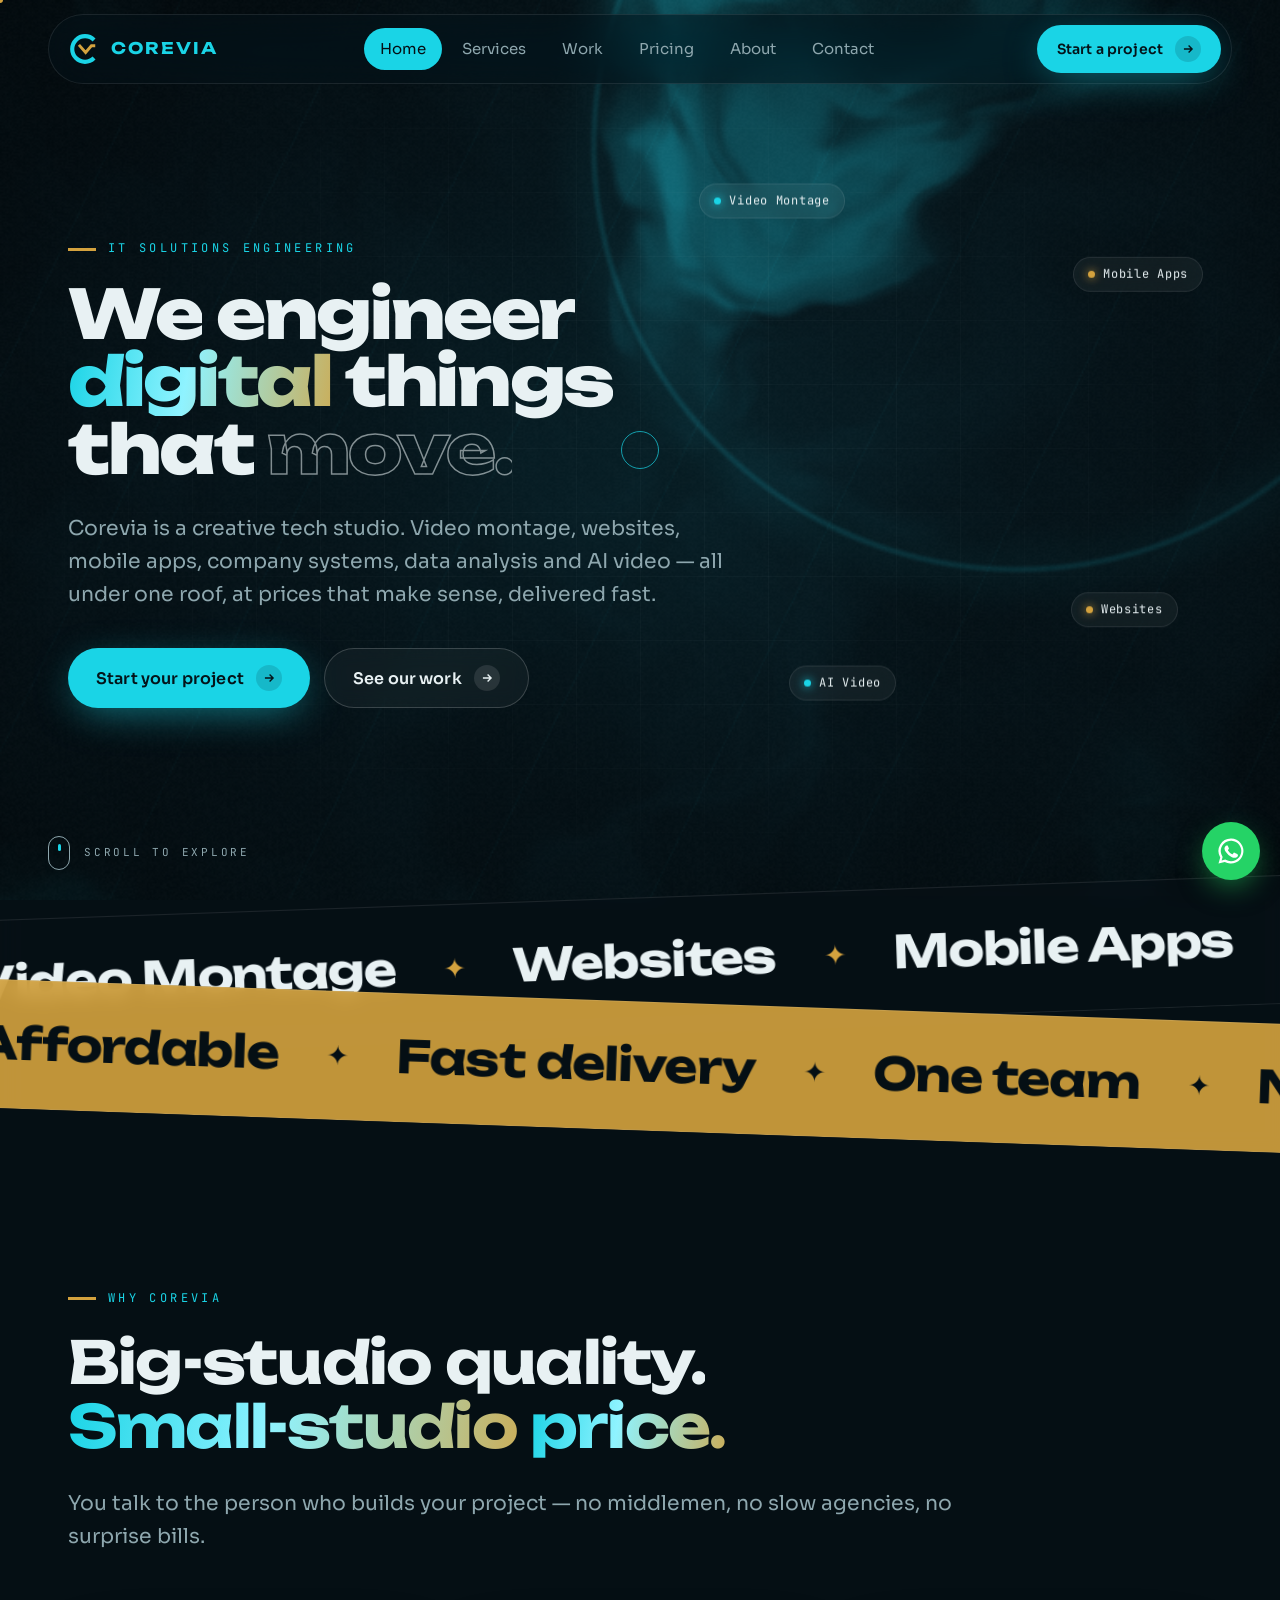
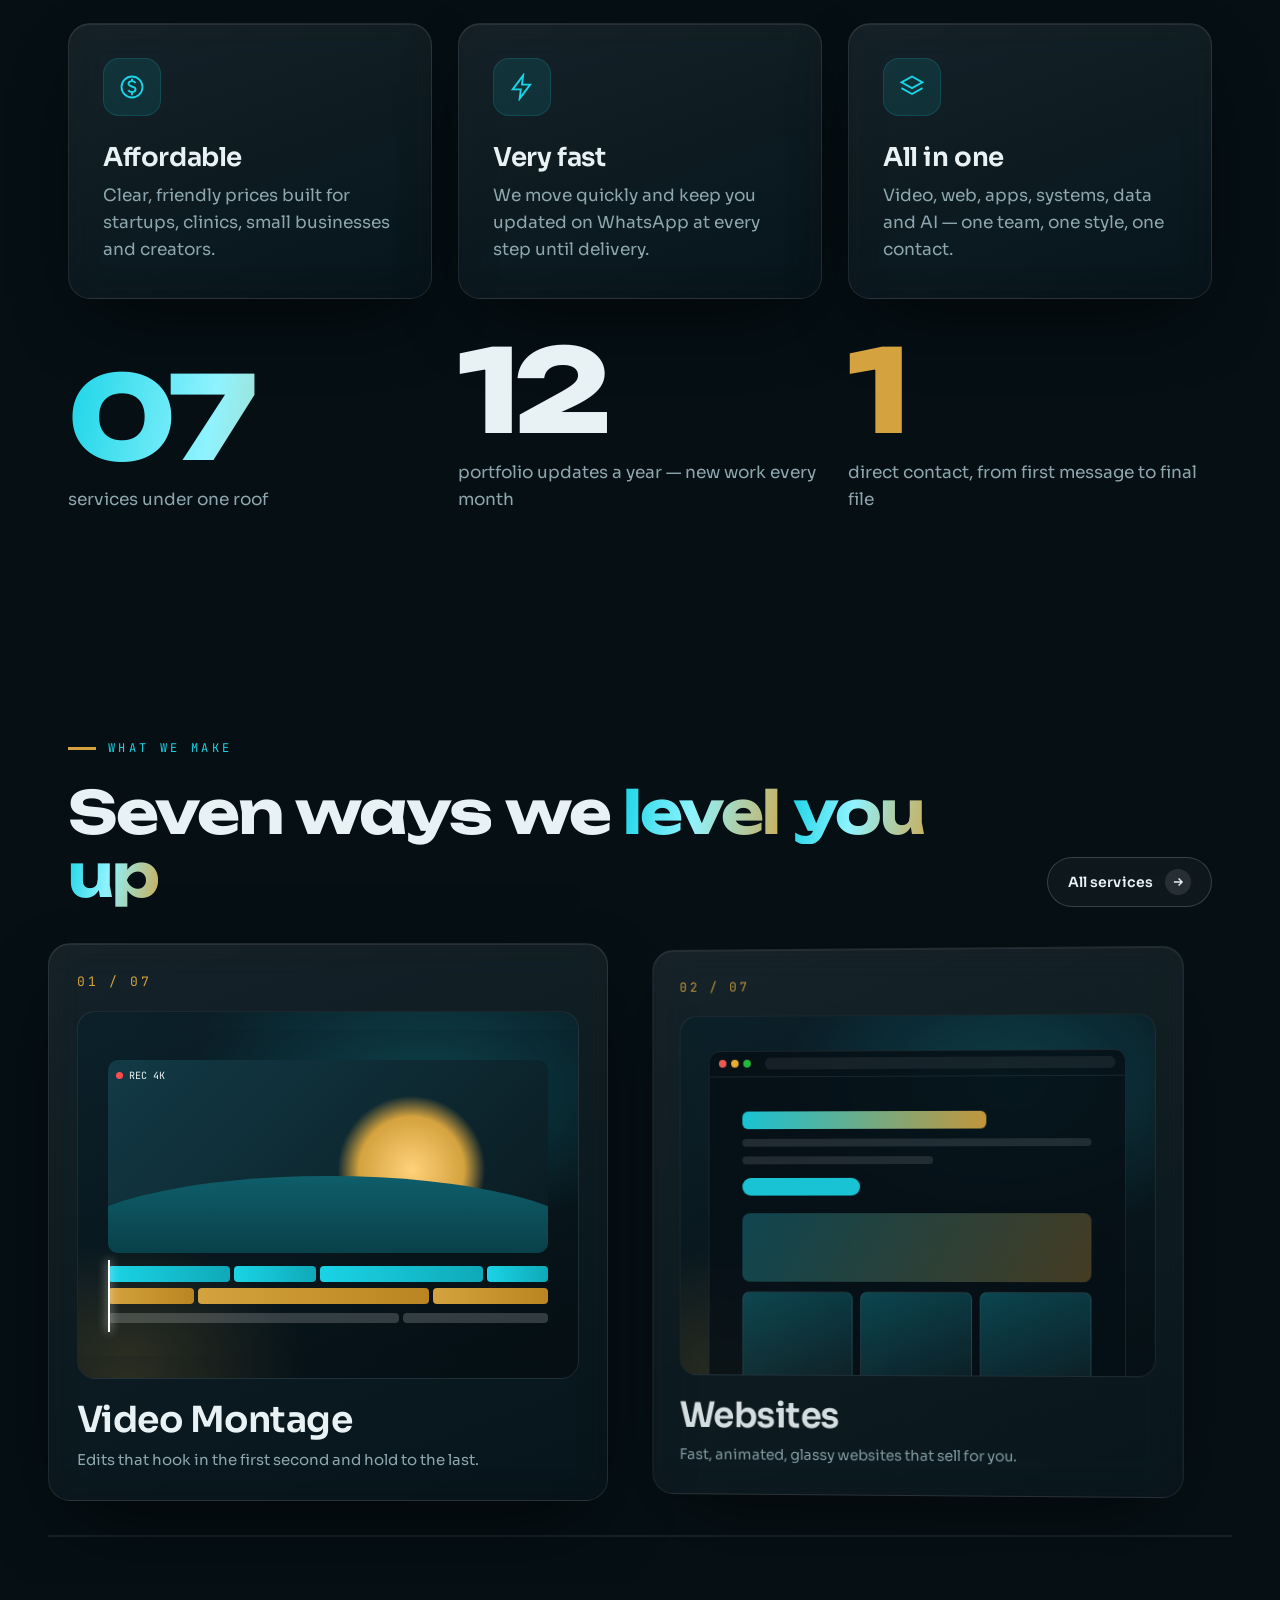
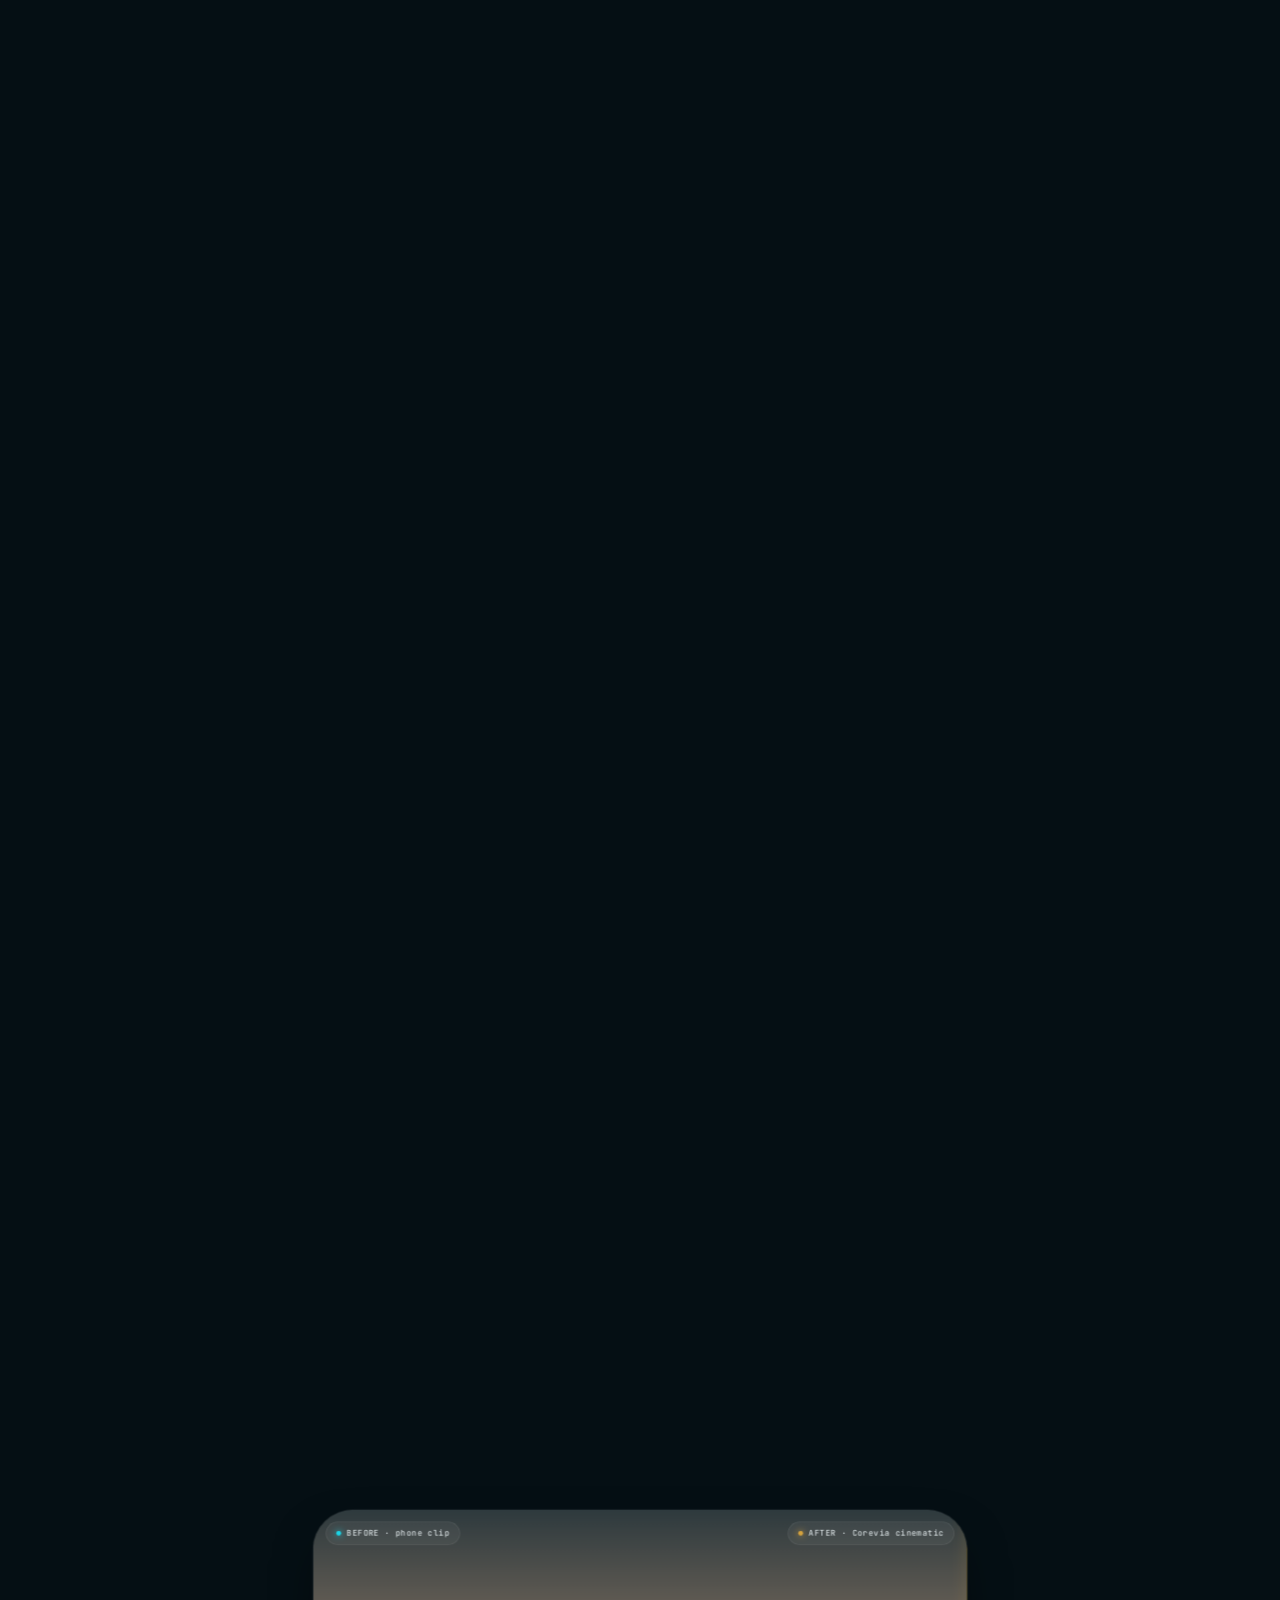
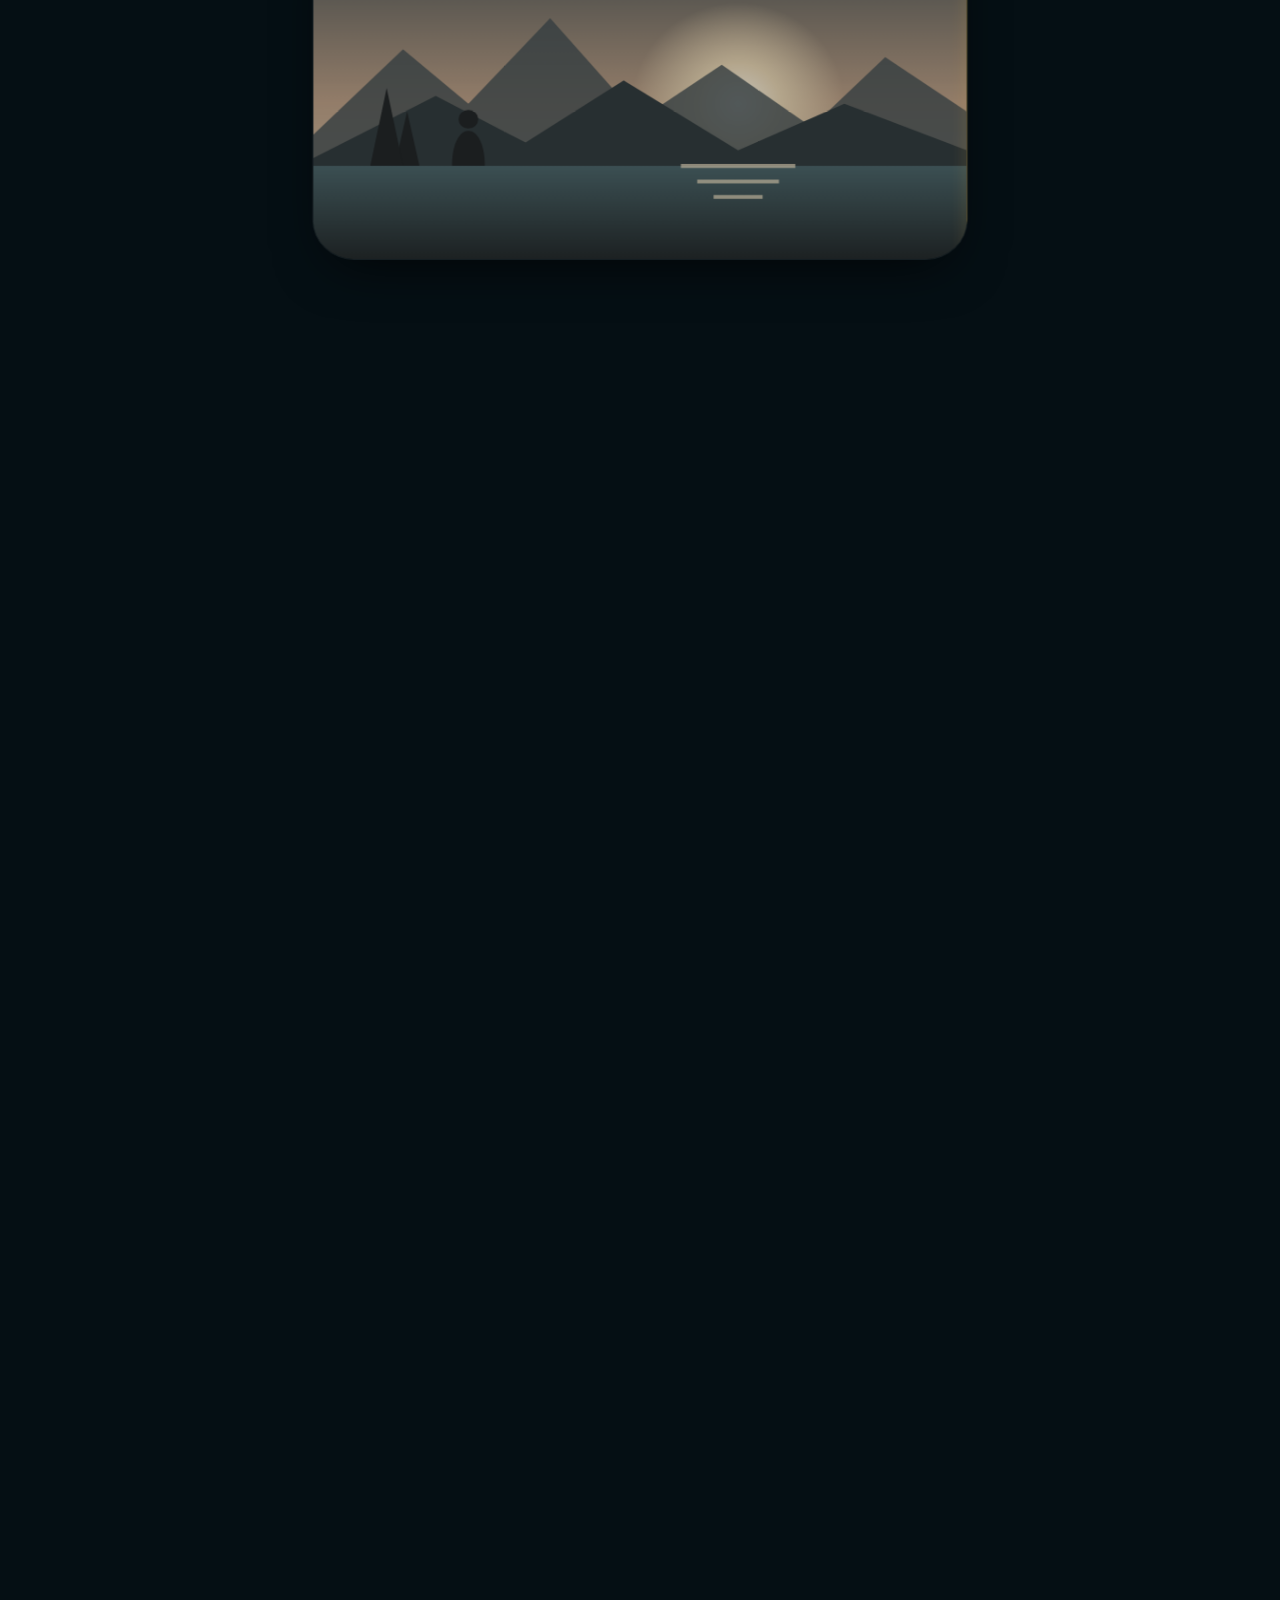
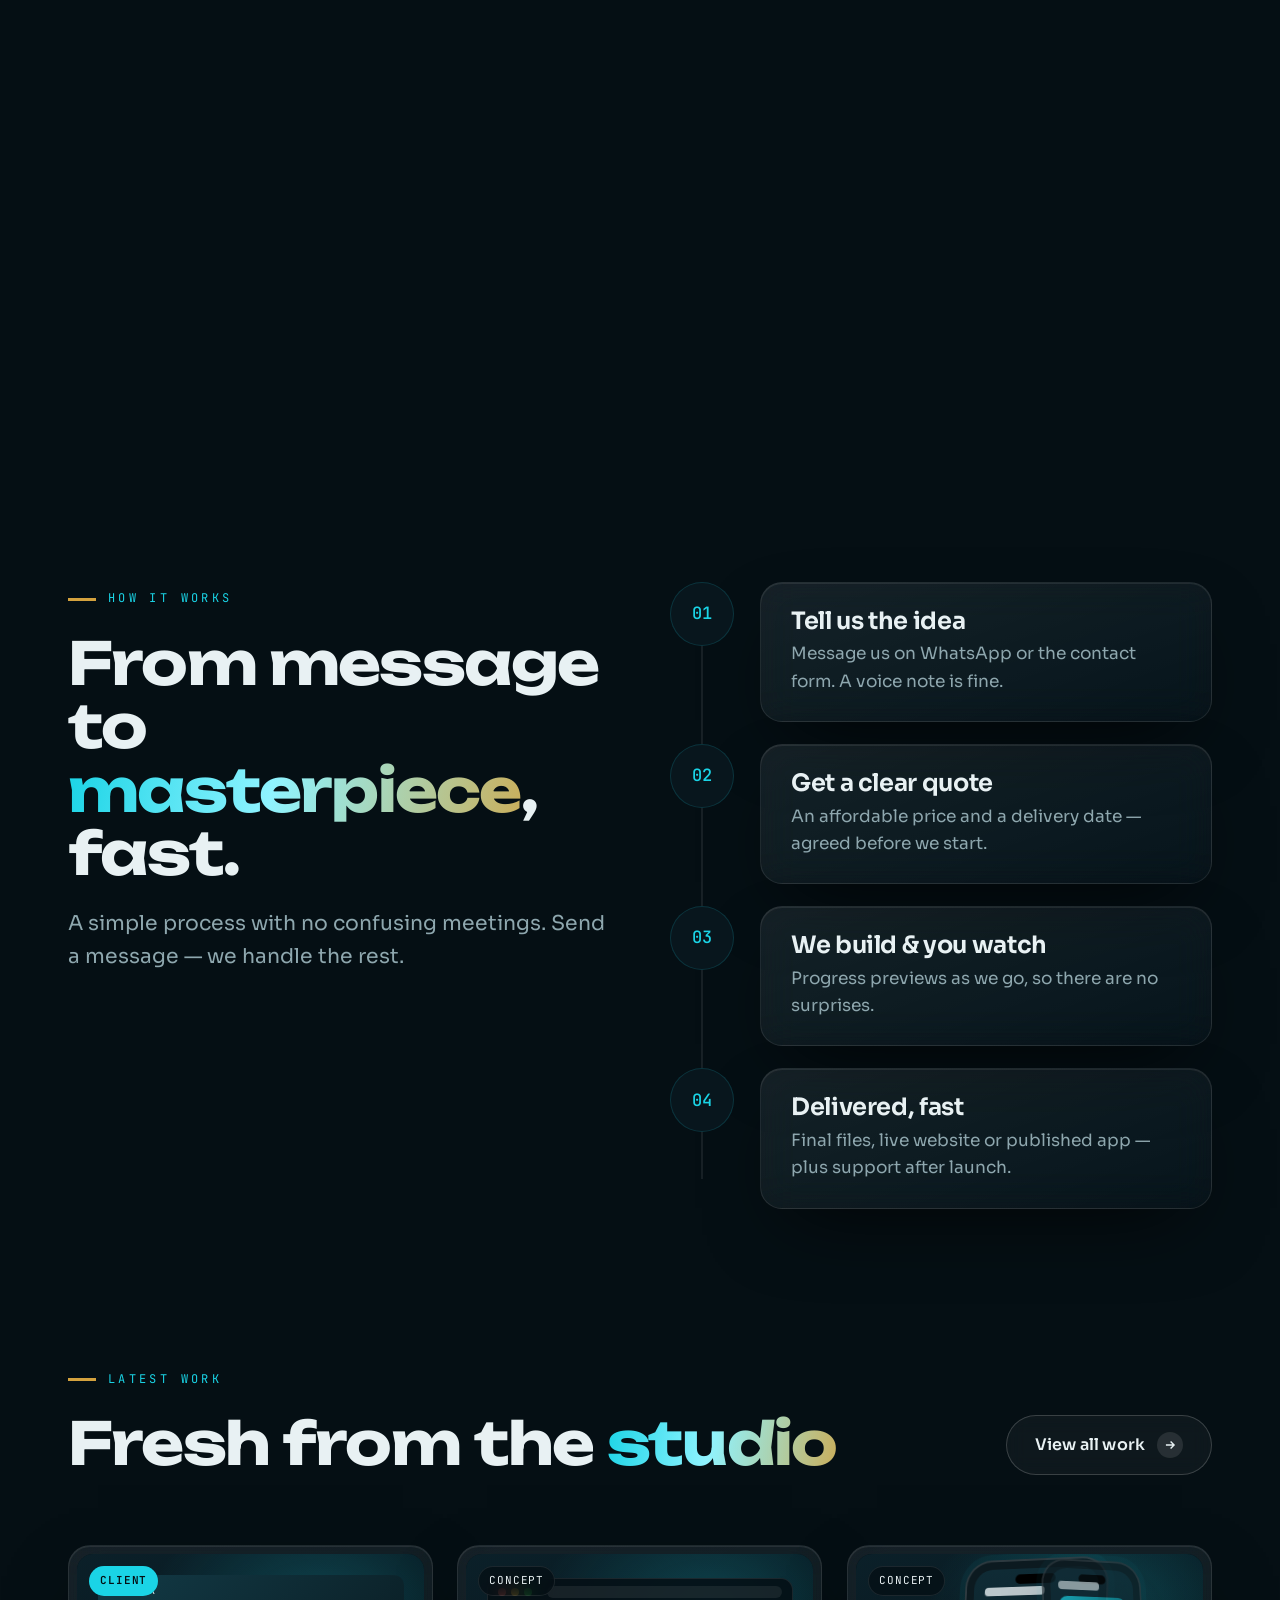
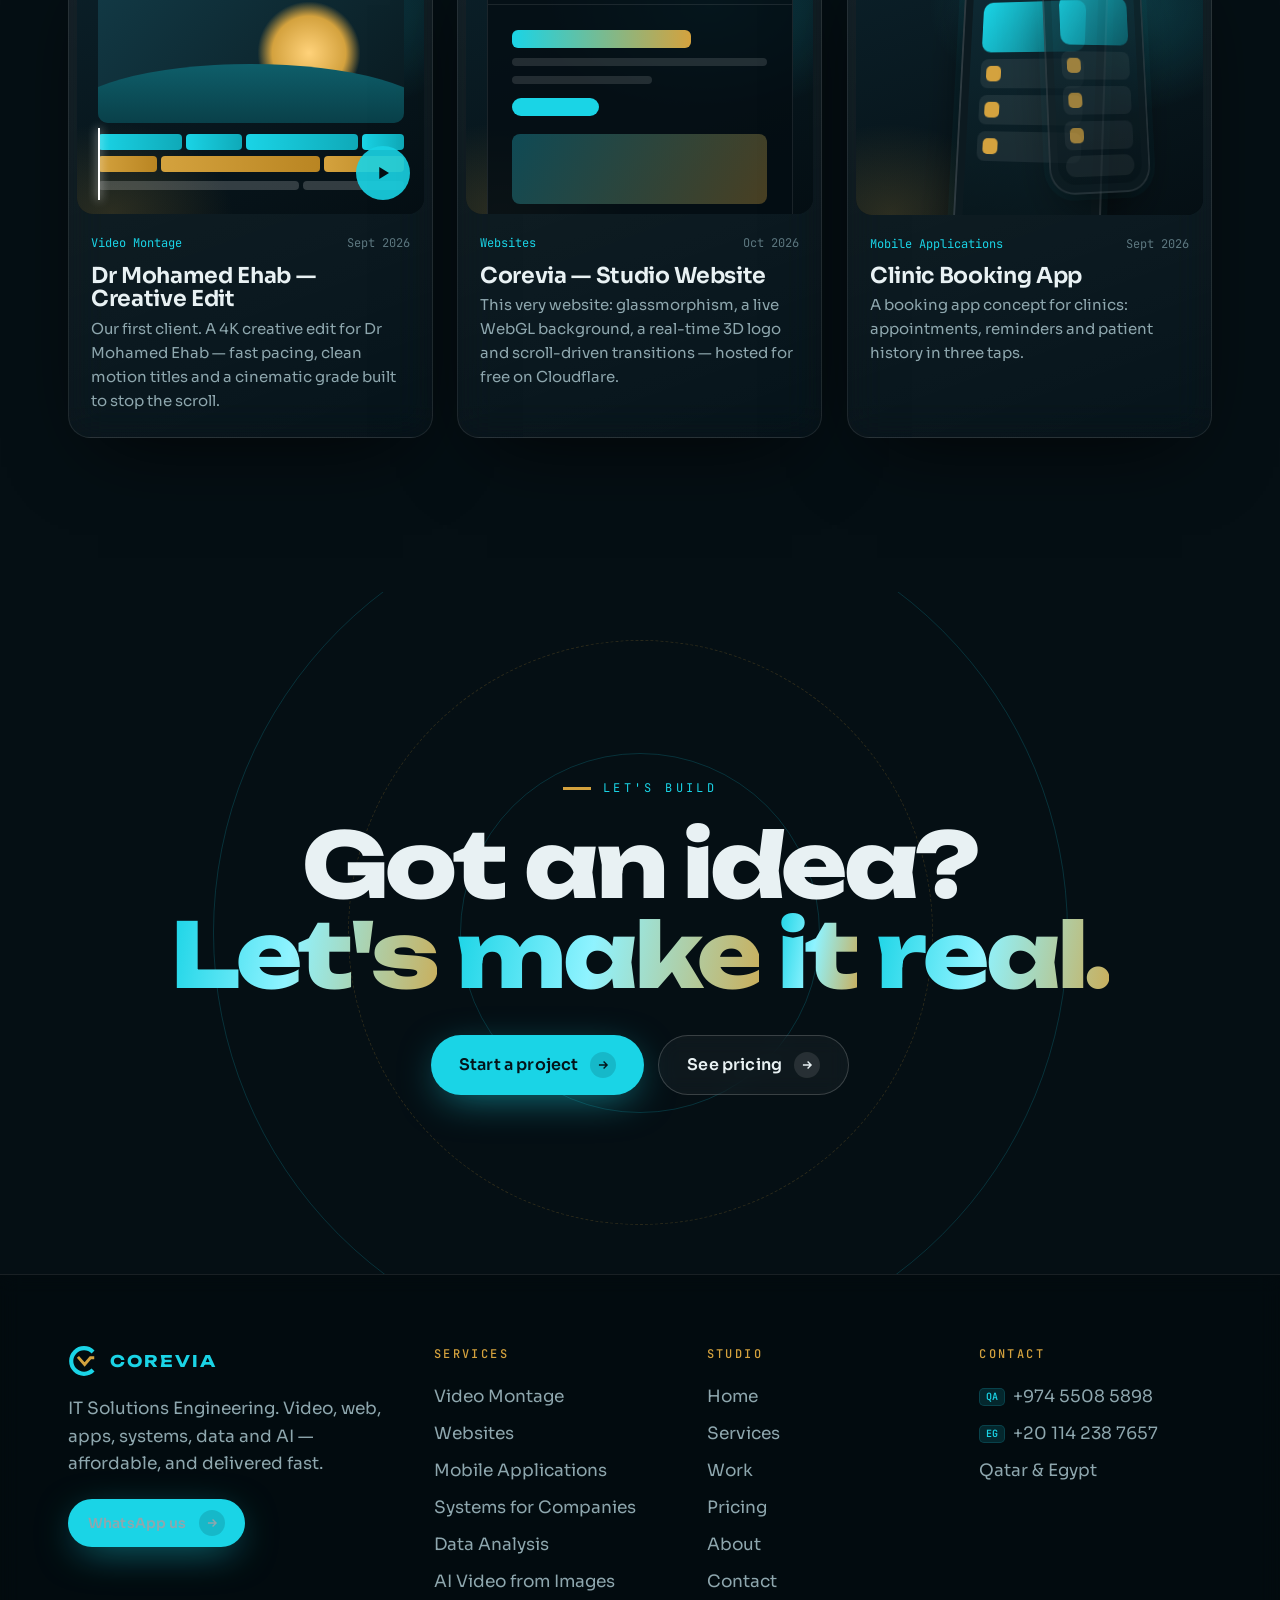
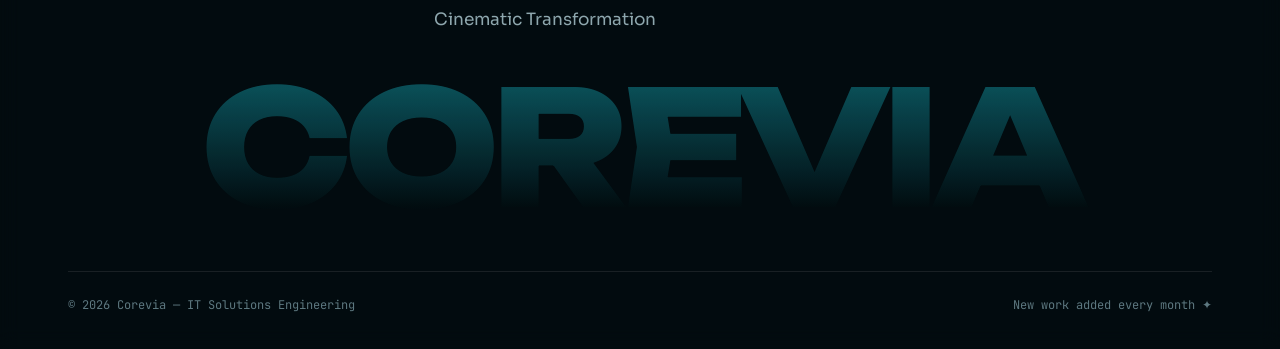
<file: index.html>
<!doctype html>
<html lang="en">
<head>
  <meta charset="utf-8">
  <meta name="viewport" content="width=device-width, initial-scale=1, viewport-fit=cover">
  <title>Corevia — IT Solutions Engineering</title>
  <meta name="description" content="Corevia builds video montages, websites, mobile apps, company systems, data dashboards, AI videos and cinematic edits — affordable and fast.">
  <meta name="theme-color" content="#050f14">
  <link rel="icon" href="assets/img/favicon.svg" type="image/svg+xml">
  <meta property="og:title" content="Corevia — IT Solutions Engineering">
  <meta property="og:description" content="Video, websites, apps, systems, data and AI — affordable and delivered fast.">
  <meta property="og:image" content="assets/img/og-card.svg">
  <link rel="preload" href="assets/fonts/unbounded-latin-wght-normal.woff2" as="font" type="font/woff2" crossorigin>
  <link rel="preload" href="assets/fonts/sora-latin-wght-normal.woff2" as="font" type="font/woff2" crossorigin>
  <link rel="stylesheet" href="assets/css/style.css">
  <script type="importmap">{"imports":{"three":"./assets/vendor/three/three.module.js","three/addons/":"./assets/vendor/three/addons/"}}</script>
</head>
<body data-page="home">
<main>

  <!-- HERO -->
  <section class="hero hero-home">
    <canvas class="hero3d" data-variant="logo" aria-hidden="true"></canvas>
    <div class="float-chips" aria-hidden="true">
      <span class="chip" style="right:34%;top:22%"><i class="dot"></i>Video Montage</span>
      <span class="chip gold" style="right:6%;top:30%"><i class="dot"></i>Mobile Apps</span>
      <span class="chip" style="right:30%;bottom:22%"><i class="dot"></i>AI Video</span>
      <span class="chip gold" style="right:8%;bottom:30%"><i class="dot"></i>Websites</span>
    </div>
    <div class="wrap">
      <div class="hero-copy">
        <div class="eyebrow" data-hero-fade>IT Solutions Engineering</div>
        <h1 class="display" data-split>We engineer <span class="grad">digital</span> things that <span class="outline">move.</span></h1>
        <p class="lead" data-hero-fade>Corevia is a creative tech studio. Video montage, websites, mobile apps, company systems, data analysis and AI video — all under one roof, at prices that make sense, delivered fast.</p>
        <div class="btn-row" data-hero-fade>
          <a class="btn" href="contact.html">Start your project <span class="arr"><svg width="14" height="14" viewBox="0 0 24 24" fill="none" stroke="currentColor" stroke-width="2.4"><path d="M5 12h14M13 6l6 6-6 6"/></svg></span></a>
          <a class="btn ghost" href="work.html">See our work <span class="arr"><svg width="14" height="14" viewBox="0 0 24 24" fill="none" stroke="currentColor" stroke-width="2.4"><path d="M5 12h14M13 6l6 6-6 6"/></svg></span></a>
        </div>
      </div>
    </div>
    <div class="scroll-cue" aria-hidden="true"><span class="mouse"></span>SCROLL TO EXPLORE</div>
  </section>

  <!-- MARQUEE -->
  <div class="marquee" aria-hidden="true"><div class="track">
    <span>Video Montage</span><span>Websites</span><span>Mobile Apps</span><span>Company Systems</span><span>Data Analysis</span><span>AI Video</span><span>Cinematic Edits</span>
    <span>Video Montage</span><span>Websites</span><span>Mobile Apps</span><span>Company Systems</span><span>Data Analysis</span><span>AI Video</span><span>Cinematic Edits</span>
  </div></div>
  <div class="marquee rev" aria-hidden="true"><div class="track">
    <span>Affordable</span><span>Fast delivery</span><span>One team</span><span>New work monthly</span><span>Affordable</span><span>Fast delivery</span><span>One team</span><span>New work monthly</span>
  </div></div>

  <!-- WHY -->
  <section class="section">
    <div class="wrap">
      <div class="sec-head">
        <div>
          <div class="eyebrow">Why Corevia</div>
          <h2 class="h2" data-split>Big-studio quality.<br><span class="grad">Small-studio price.</span></h2>
        </div>
        <p class="lead" data-reveal>You talk to the person who builds your project — no middlemen, no slow agencies, no surprise bills.</p>
      </div>
      <div class="grid g3" data-reveal="stagger">
        <article class="glass spot vcard" data-tilt="10">
          <div class="ic"><svg viewBox="0 0 24 24" fill="none" stroke-width="1.6"><circle cx="12" cy="12" r="9"/><path d="M15 8.5c-.6-1-1.7-1.5-3-1.5-1.9 0-3 1-3 2.3 0 3 6 1.5 6 4.6 0 1.3-1.2 2.4-3 2.4-1.4 0-2.6-.6-3.2-1.6M12 5v2M12 17v2"/></svg></div>
          <h3>Affordable</h3><p>Clear, friendly prices built for startups, clinics, small businesses and creators.</p>
        </article>
        <article class="glass spot vcard" data-tilt="10">
          <div class="ic"><svg viewBox="0 0 24 24" fill="none" stroke-width="1.6"><path d="M13 2L4 14h7l-1 8 9-12h-7z"/></svg></div>
          <h3>Very fast</h3><p>We move quickly and keep you updated on WhatsApp at every step until delivery.</p>
        </article>
        <article class="glass spot vcard" data-tilt="10">
          <div class="ic"><svg viewBox="0 0 24 24" fill="none" stroke-width="1.6"><path d="M12 3l9 5-9 5-9-5zM3 13l9 5 9-5"/></svg></div>
          <h3>All in one</h3><p>Video, web, apps, systems, data and AI — one team, one style, one contact.</p>
        </article>
      </div>
      <div class="grid g3 mt" style="align-items:end">
        <div data-reveal><div class="big-num grad" data-count="7" data-pad="2">07</div><p class="muted">services under one roof</p></div>
        <div data-reveal><div class="big-num" data-count="12">12</div><p class="muted">portfolio updates a year — new work every month</p></div>
        <div data-reveal><div class="big-num gold" data-count="1">1</div><p class="muted">direct contact, from first message to final file</p></div>
      </div>
    </div>
  </section>

  <!-- HORIZONTAL SERVICES -->
  <section class="hs" id="services">
    <div class="wrap hs-head">
      <div>
        <div class="eyebrow">What we make</div>
        <h2 class="h2" data-split>Seven ways we <span class="grad">level you up</span></h2>
      </div>
      <a class="btn ghost sm" href="services.html">All services <span class="arr"><svg width="14" height="14" viewBox="0 0 24 24" fill="none" stroke="currentColor" stroke-width="2.4"><path d="M5 12h14M13 6l6 6-6 6"/></svg></span></a>
    </div>
    <div class="hs-track" id="hsTrack"></div>
    <div class="hs-progress"><i></i></div>
  </section>

  <!-- TRANSFORMATION -->
  <section class="tx" aria-label="Cinematic transformation demo">
    <div class="tx-sticky">
      <div class="tx-frame">
        <div class="scene before" data-scene></div>
        <div class="scene after" data-scene></div>
        <div class="handle"></div>
        <span class="chip tx-label l"><i class="dot"></i>BEFORE · phone clip</span>
        <span class="chip gold tx-label r"><i class="dot"></i>AFTER · Corevia cinematic</span>
      </div>
      <div class="tx-copy">
        <div class="eyebrow">Scroll to transform</div>
        <h2>Normal footage. <span class="grad">Cinematic result.</span></h2>
      </div>
    </div>
  </section>

  <!-- PROCESS -->
  <section class="section">
    <div class="wrap">
      <div class="grid g2" style="gap:60px;align-items:start">
        <div style="position:sticky;top:120px">
          <div class="eyebrow">How it works</div>
          <h2 class="h2" data-split>From message to <span class="grad">masterpiece</span>, fast.</h2>
          <p class="lead" data-reveal style="margin-top:22px">A simple process with no confusing meetings. Send a message — we handle the rest.</p>
        </div>
        <div class="steps">
          <div class="line"><i></i></div>
          <div class="step" data-reveal><div class="n">01</div><div class="glass body spot"><h3>Tell us the idea</h3><p>Message us on WhatsApp or the contact form. A voice note is fine.</p></div></div>
          <div class="step" data-reveal><div class="n">02</div><div class="glass body spot"><h3>Get a clear quote</h3><p>An affordable price and a delivery date — agreed before we start.</p></div></div>
          <div class="step" data-reveal><div class="n">03</div><div class="glass body spot"><h3>We build &amp; you watch</h3><p>Progress previews as we go, so there are no surprises.</p></div></div>
          <div class="step" data-reveal><div class="n">04</div><div class="glass body spot"><h3>Delivered, fast</h3><p>Final files, live website or published app — plus support after launch.</p></div></div>
        </div>
      </div>
    </div>
  </section>

  <!-- FEATURED WORK -->
  <section class="section" style="padding-top:0">
    <div class="wrap">
      <div class="sec-head">
        <div>
          <div class="eyebrow">Latest work</div>
          <h2 class="h2" data-split>Fresh from the <span class="grad">studio</span></h2>
        </div>
        <a class="btn ghost" href="work.html">View all work <span class="arr"><svg width="14" height="14" viewBox="0 0 24 24" fill="none" stroke="currentColor" stroke-width="2.4"><path d="M5 12h14M13 6l6 6-6 6"/></svg></span></a>
      </div>
      <div class="pgrid" data-projects="featured" data-limit="3"></div>
    </div>
  </section>

  <!-- CTA -->
  <section class="cta">
    <div class="rings" aria-hidden="true"><i></i><i></i><i></i></div>
    <div class="wrap">
      <div class="eyebrow" style="justify-content:center">Let's build</div>
      <h2 class="display" data-split>Got an idea?<br><span class="grad">Let's make it real.</span></h2>
      <div class="btn-row">
        <a class="btn" href="contact.html">Start a project <span class="arr"><svg width="14" height="14" viewBox="0 0 24 24" fill="none" stroke="currentColor" stroke-width="2.4"><path d="M5 12h14M13 6l6 6-6 6"/></svg></span></a>
        <a class="btn ghost" href="pricing.html">See pricing <span class="arr"><svg width="14" height="14" viewBox="0 0 24 24" fill="none" stroke="currentColor" stroke-width="2.4"><path d="M5 12h14M13 6l6 6-6 6"/></svg></span></a>
      </div>
    </div>
  </section>
</main>

<script src="assets/vendor/lenis.min.js"></script>
<script src="assets/vendor/gsap.min.js"></script>
<script src="assets/vendor/ScrollTrigger.min.js"></script>
<script src="assets/js/config.js"></script>
<script src="assets/js/projects.js"></script>
<script src="assets/js/bg.js"></script>
<script>
  // horizontal service cards
  document.getElementById("hsTrack").innerHTML = COREVIA.services.map((s, i) => `
    <a class="glass spot hs-card" href="services.html#${s.id}" data-cursor="OPEN">
      <span class="num">0${i + 1} / 07</span>
      <div class="mock" data-mock="${s.mock}"></div>
      <h3>${s.title}</h3><p>${s.short}</p>
    </a>`).join("");
</script>
<script src="assets/js/main.js"></script>
<script src="assets/js/projects-ui.js"></script>
<script type="module" src="assets/js/hero3d.js"></script>
</body>
</html>
</file>
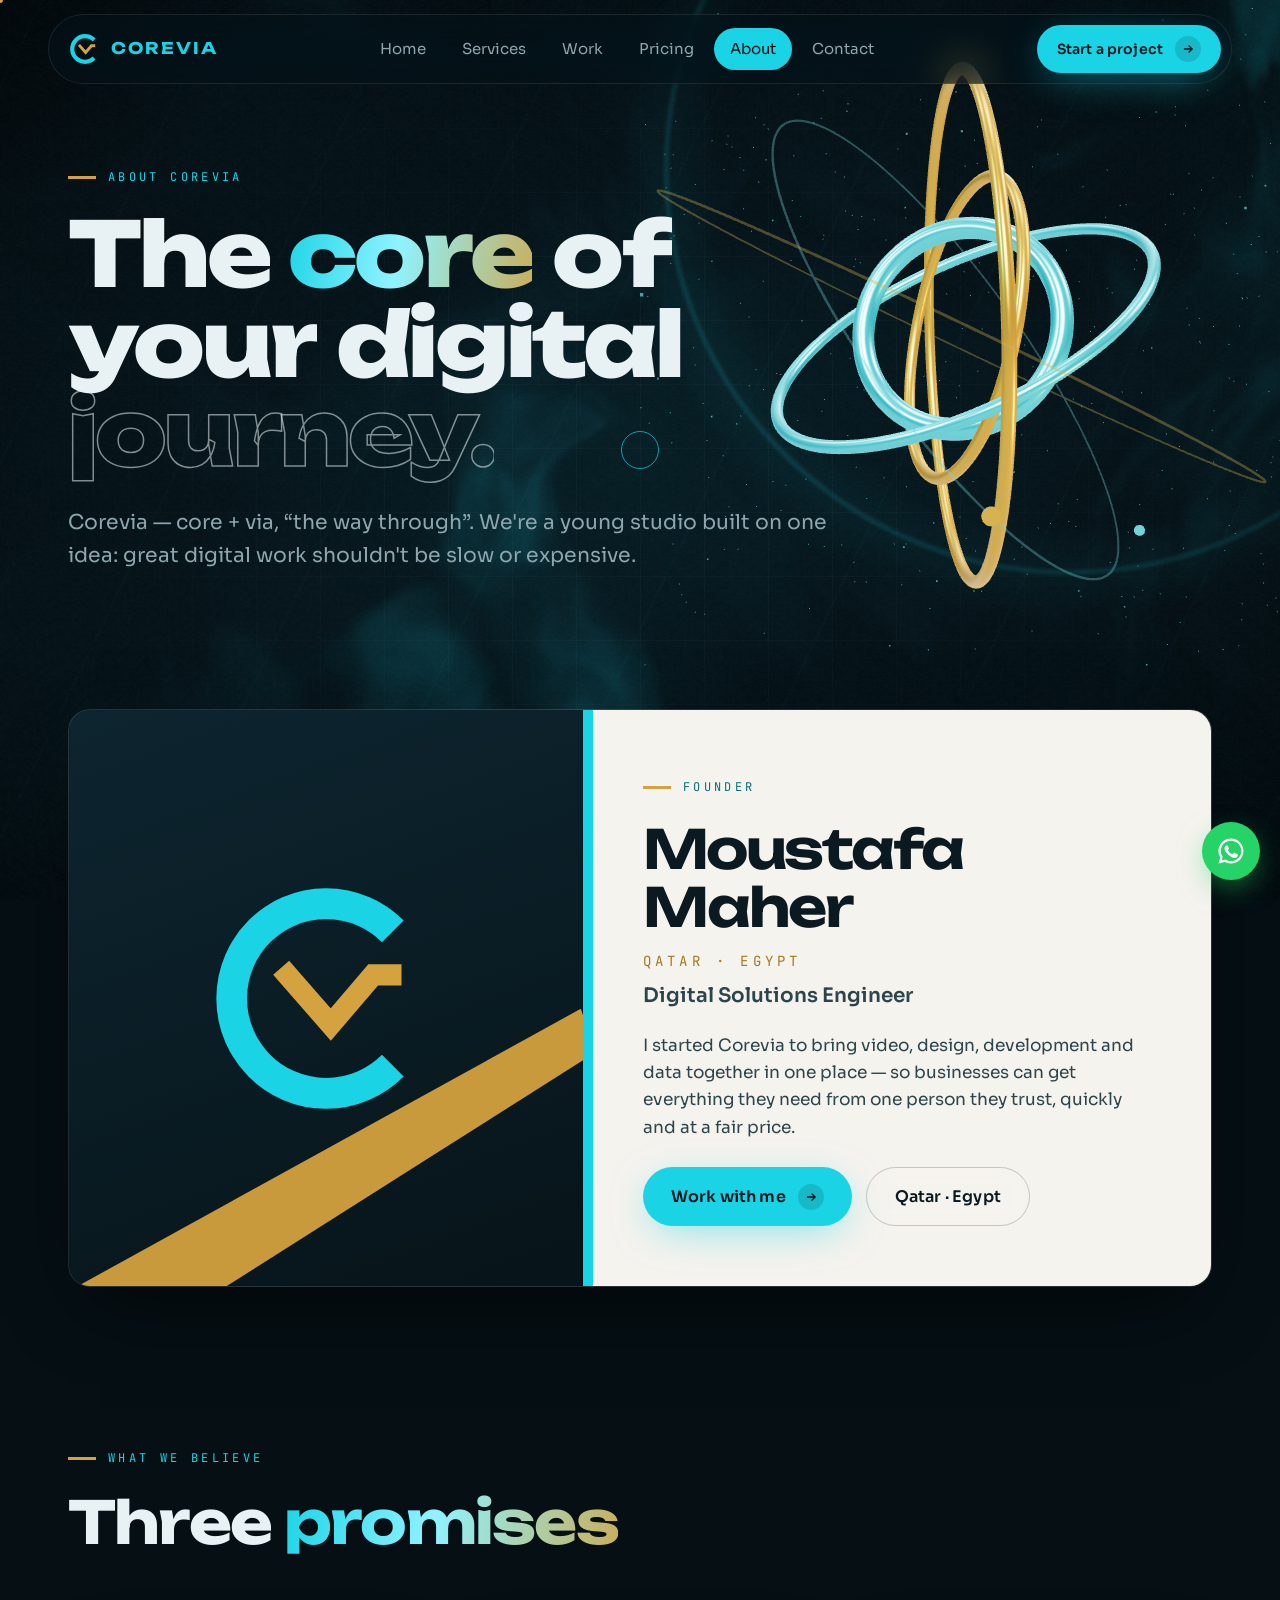
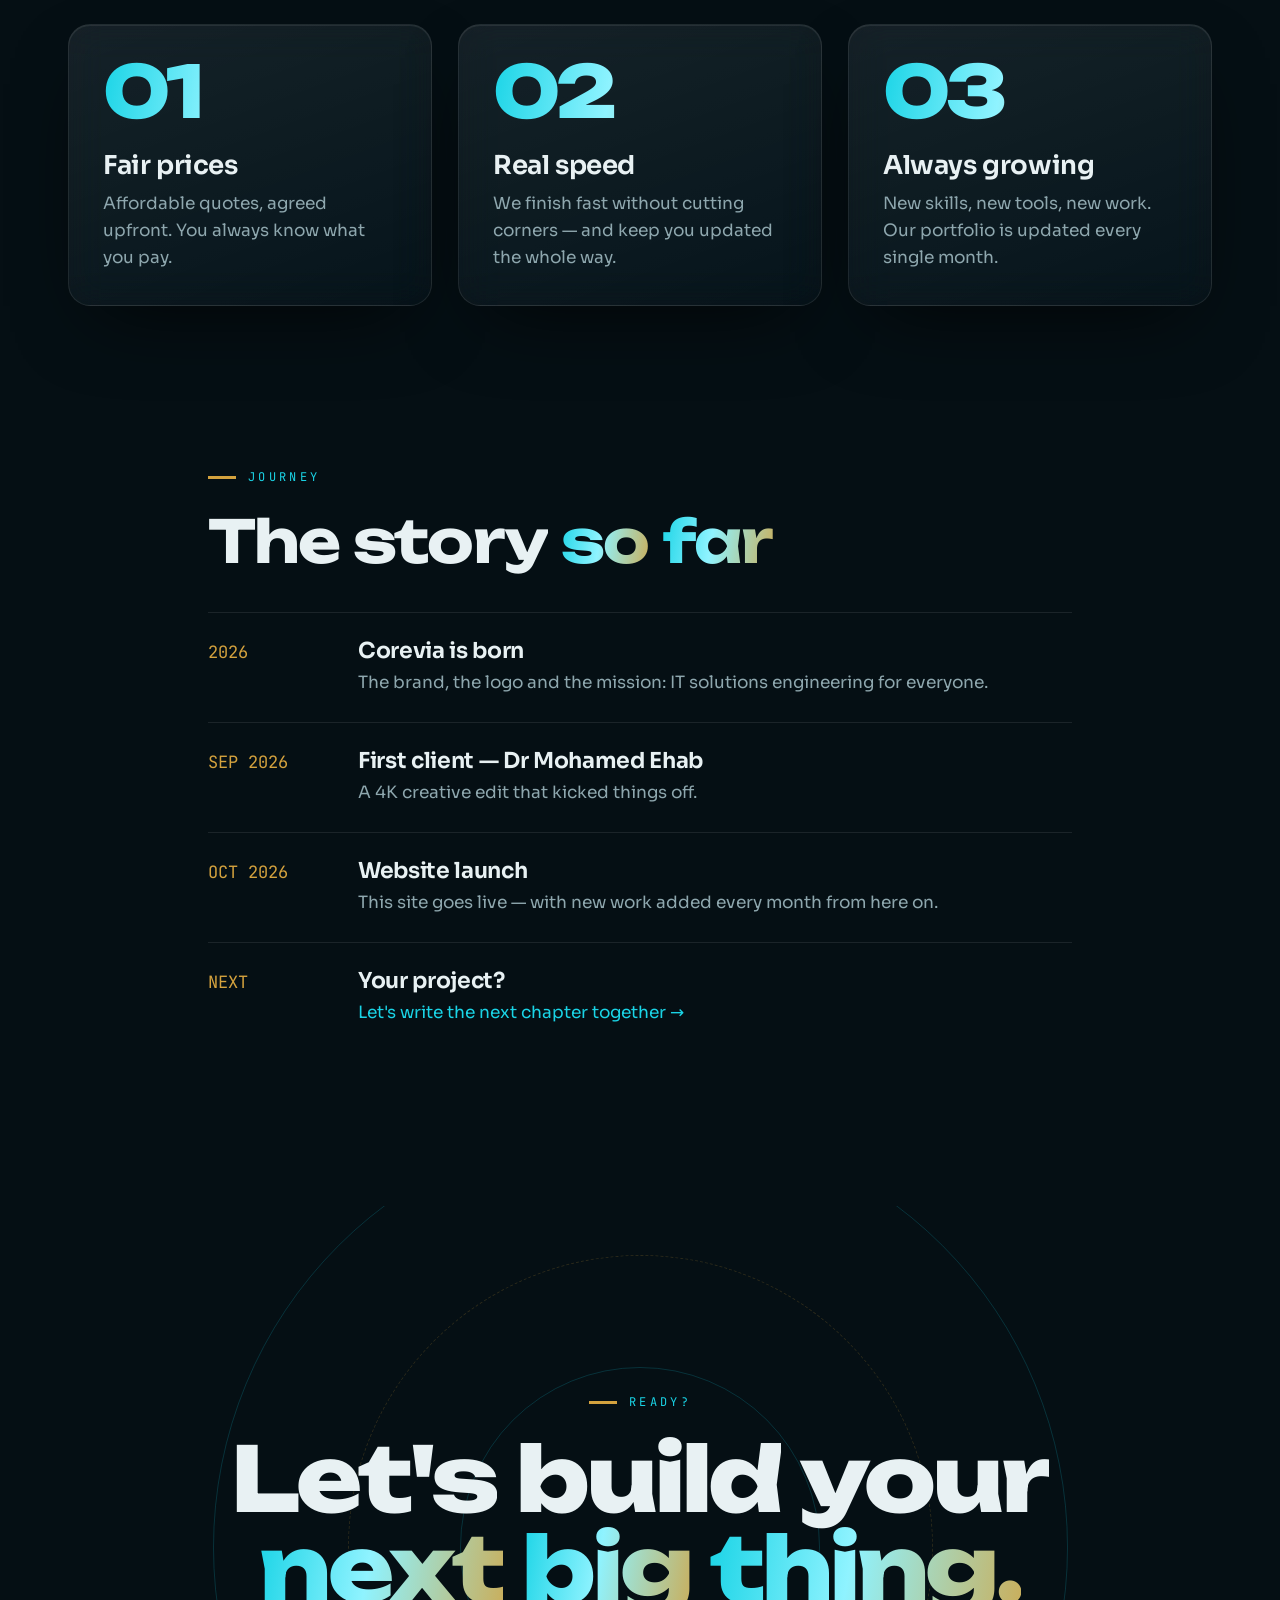
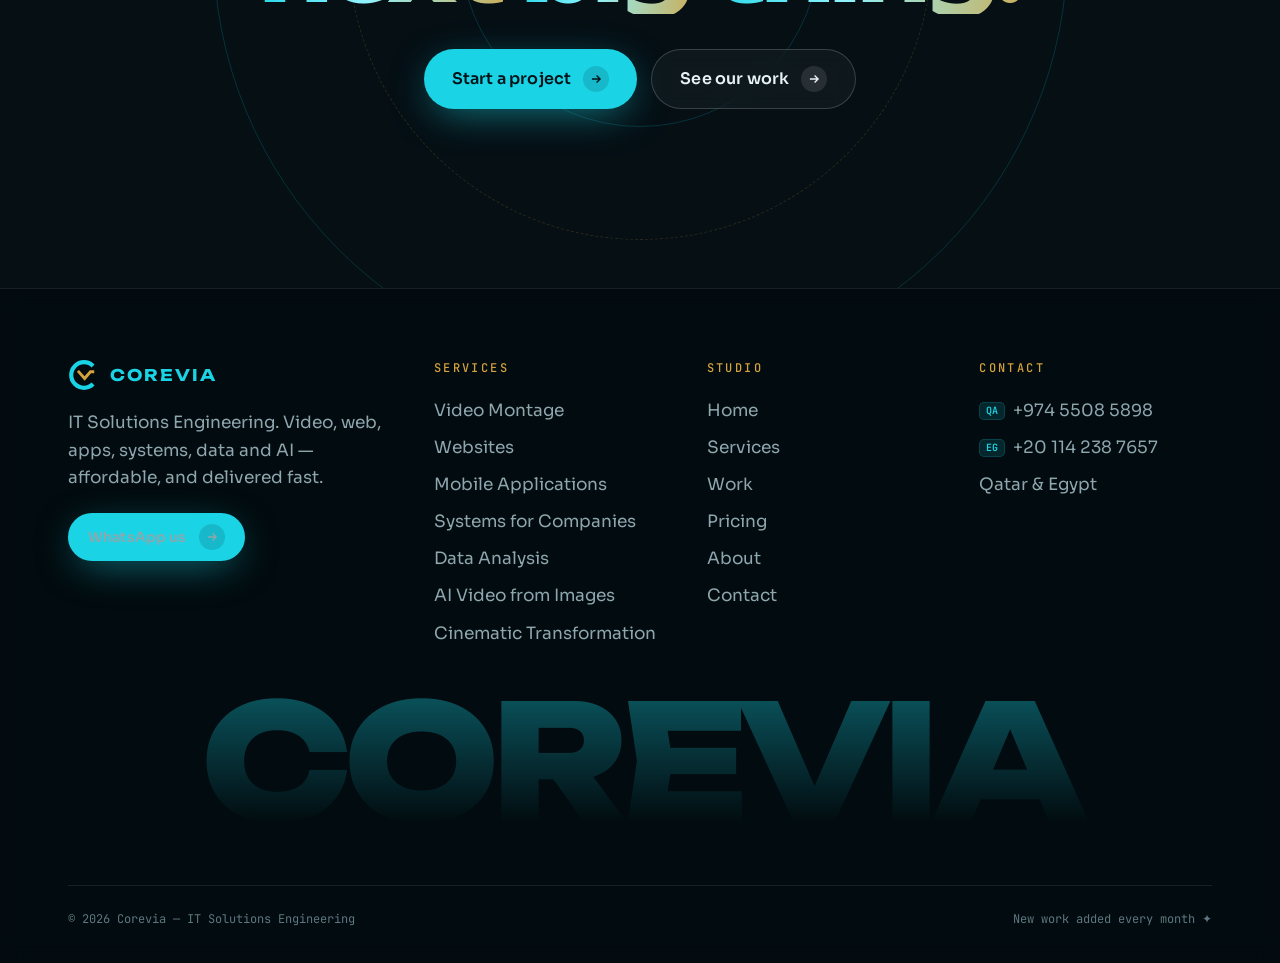
<file: about.html>
<!doctype html>
<html lang="en">
<head>
  <meta charset="utf-8">
  <meta name="viewport" content="width=device-width, initial-scale=1, viewport-fit=cover">
  <title>About — Corevia</title>
  <meta name="description" content="Corevia is an IT solutions engineering studio founded by Moustafa Maher, Digital Solutions Engineer.">
  <meta name="theme-color" content="#050f14">
  <link rel="icon" href="assets/img/favicon.svg" type="image/svg+xml">
  <meta property="og:title" content="About — Corevia">
  <meta property="og:description" content="Corevia is an IT solutions engineering studio founded by Moustafa Maher, Digital Solutions Engineer.">
  <meta property="og:image" content="assets/img/og-card.svg">
  <link rel="preload" href="assets/fonts/unbounded-latin-wght-normal.woff2" as="font" type="font/woff2" crossorigin>
  <link rel="preload" href="assets/fonts/sora-latin-wght-normal.woff2" as="font" type="font/woff2" crossorigin>
  <link rel="stylesheet" href="assets/css/style.css">
  <script type="importmap">{"imports":{"three":"./assets/vendor/three/three.module.js","three/addons/":"./assets/vendor/three/addons/"}}</script>
</head>
<body data-page="about">
<main>
  <section class="hero hero-sub">
    <canvas class="hero3d" data-variant="rings" aria-hidden="true"></canvas>
    <div class="wrap">
      <div class="hero-copy">
        <div class="eyebrow" data-hero-fade>About Corevia</div>
        <h1 class="display" data-split>The <span class="grad">core</span> of your digital <span class="outline">journey.</span></h1>
        <p class="lead" data-hero-fade>Corevia — core + via, “the way through”. We're a young studio built on one idea: great digital work shouldn't be slow or expensive.</p>
        
      </div>
    </div>
  </section>
  <section class="section" style="padding-top:30px">
    <div class="wrap">
      <article class="glass founder" data-scale-in>
        <div class="side"><img src="assets/img/logo-mark.svg" alt="Corevia logo"></div>
        <div class="main">
          <div class="eyebrow" style="color:#0b6c78">Founder</div>
          <h3>Moustafa<br>Maher</h3>
          <div class="role">QATAR · EGYPT</div>
          <p style="font-weight:600;font-size:20px;margin-top:0">Digital Solutions Engineer</p>
          <p>I started Corevia to bring video, design, development and data together in one place — so businesses can get everything they need from one person they trust, quickly and at a fair price.</p>
          <div class="btn-row" style="margin-top:26px">
            <a class="btn" href="contact.html">Work with me <span class="arr"><svg width="14" height="14" viewBox="0 0 24 24" fill="none" stroke="currentColor" stroke-width="2.4"><path d="M5 12h14M13 6l6 6-6 6"/></svg></span></a>
            <a class="btn ghost" style="color:#0b1a20;border-color:#0b1a2033" href="contact.html">Qatar · Egypt</a>
          </div>
        </div>
      </article>
    </div>
  </section>

  <section class="section" style="padding-top:0">
    <div class="wrap">
      <div class="sec-head"><div><div class="eyebrow">What we believe</div><h2 class="h2" data-split>Three <span class="grad">promises</span></h2></div></div>
      <div class="grid g3" data-reveal="stagger">
        <article class="glass spot vcard" data-tilt="10"><div class="big-num grad" style="font-size:72px">01</div><h3>Fair prices</h3><p>Affordable quotes, agreed upfront. You always know what you pay.</p></article>
        <article class="glass spot vcard" data-tilt="10"><div class="big-num grad" style="font-size:72px">02</div><h3>Real speed</h3><p>We finish fast without cutting corners — and keep you updated the whole way.</p></article>
        <article class="glass spot vcard" data-tilt="10"><div class="big-num grad" style="font-size:72px">03</div><h3>Always growing</h3><p>New skills, new tools, new work. Our portfolio is updated every single month.</p></article>
      </div>
    </div>
  </section>

  <section class="section" style="padding-top:0">
    <div class="wrap" style="max-width:960px">
      <div class="eyebrow">Journey</div>
      <h2 class="h2" data-split style="margin-bottom:40px">The story <span class="grad">so far</span></h2>
      <div class="timeline" data-reveal="stagger">
        <div class="tl"><div class="y">2026</div><div><h4>Corevia is born</h4><p>The brand, the logo and the mission: IT solutions engineering for everyone.</p></div></div>
        <div class="tl"><div class="y">SEP 2026</div><div><h4>First client — Dr Mohamed Ehab</h4><p>A 4K creative edit that kicked things off.</p></div></div>
        <div class="tl"><div class="y">OCT 2026</div><div><h4>Website launch</h4><p>This site goes live — with new work added every month from here on.</p></div></div>
        <div class="tl"><div class="y">NEXT</div><div><h4>Your project?</h4><p><a class="cyan" href="contact.html">Let's write the next chapter together →</a></p></div></div>
      </div>
    </div>
  </section>
  <section class="cta">
    <div class="rings" aria-hidden="true"><i></i><i></i><i></i></div>
    <div class="wrap">
      <div class="eyebrow" style="justify-content:center">Ready?</div>
      <h2 class="display" data-split>Let's build your<br><span class="grad">next big thing.</span></h2>
      <div class="btn-row"><a class="btn" href="contact.html">Start a project <span class="arr"><svg width="14" height="14" viewBox="0 0 24 24" fill="none" stroke="currentColor" stroke-width="2.4"><path d="M5 12h14M13 6l6 6-6 6"/></svg></span></a><a class="btn ghost" href="work.html">See our work <span class="arr"><svg width="14" height="14" viewBox="0 0 24 24" fill="none" stroke="currentColor" stroke-width="2.4"><path d="M5 12h14M13 6l6 6-6 6"/></svg></span></a></div>
    </div>
  </section>
</main>

<script src="assets/vendor/lenis.min.js"></script>
<script src="assets/vendor/gsap.min.js"></script>
<script src="assets/vendor/ScrollTrigger.min.js"></script>
<script src="assets/js/config.js"></script>
<script src="assets/js/projects.js"></script>
<script src="assets/js/bg.js"></script>

<script src="assets/js/main.js"></script>

<script type="module" src="assets/js/hero3d.js"></script>
</body>
</html>
</file>
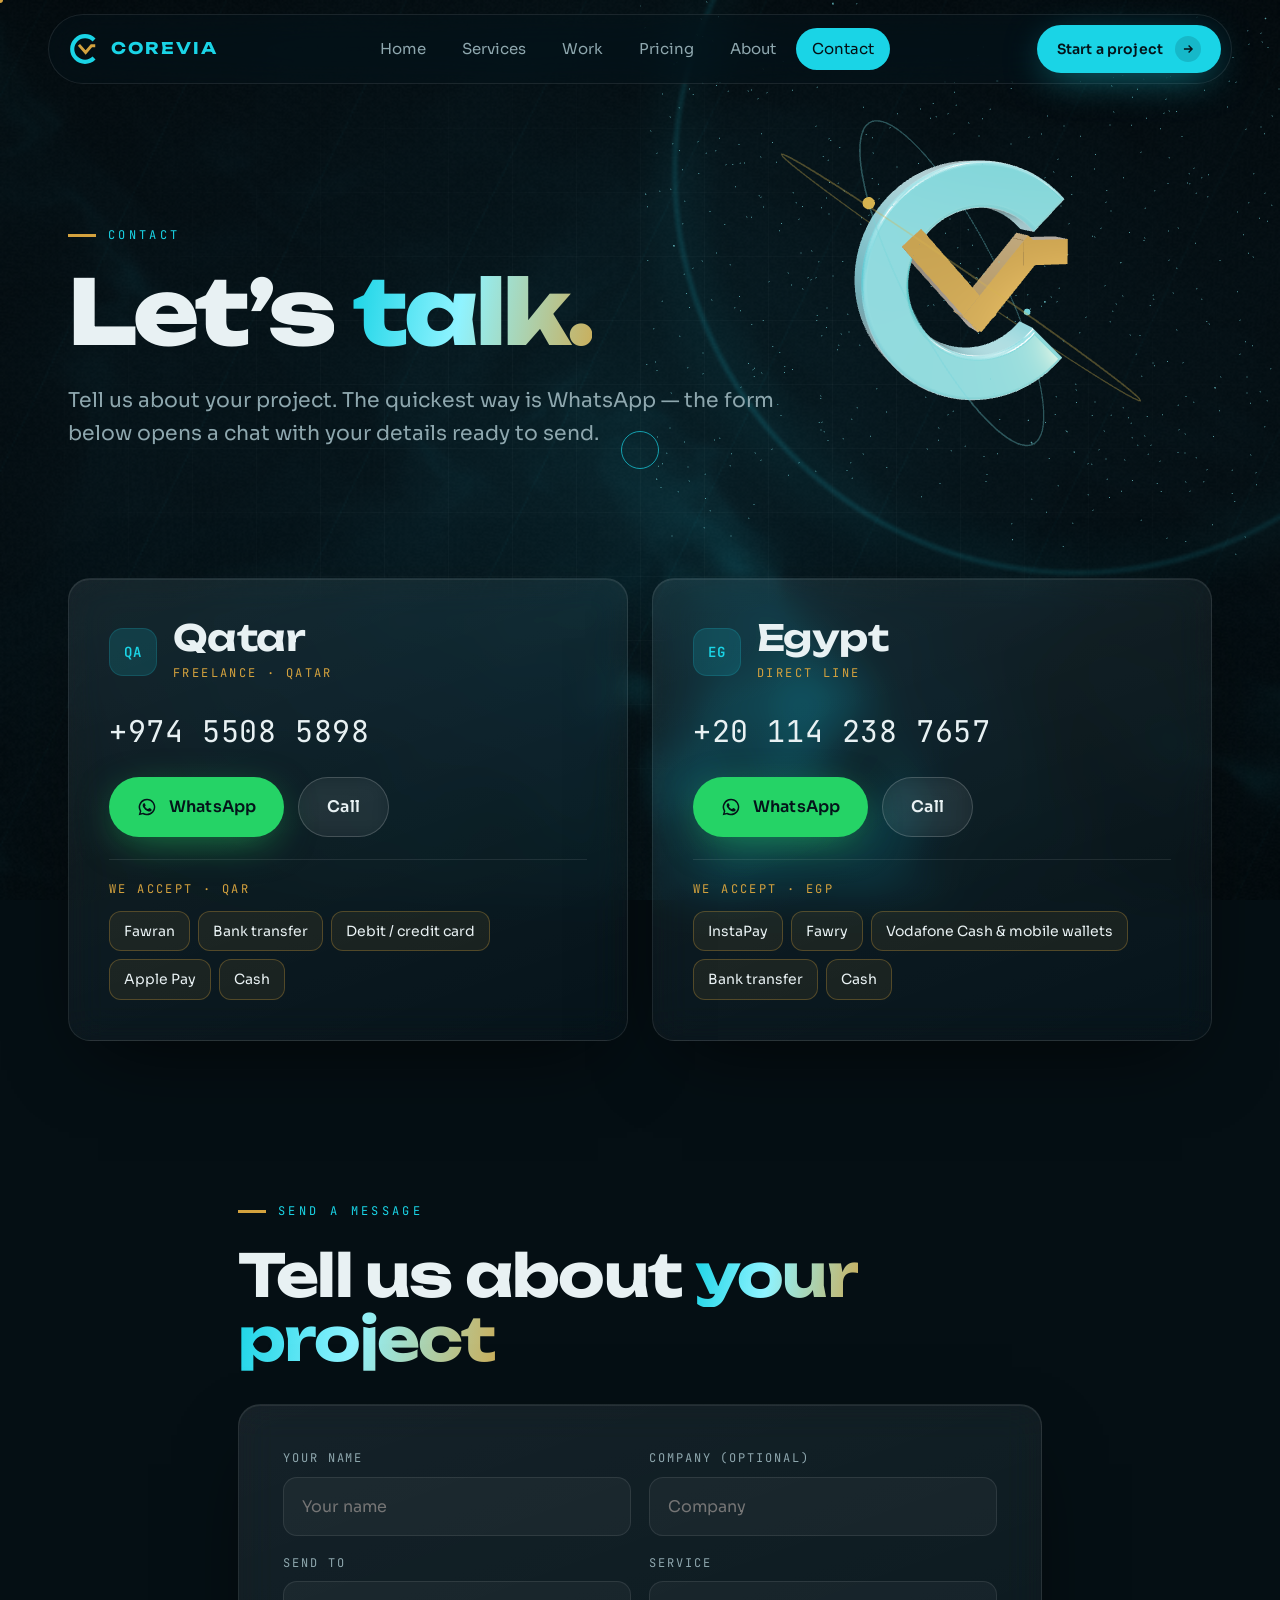
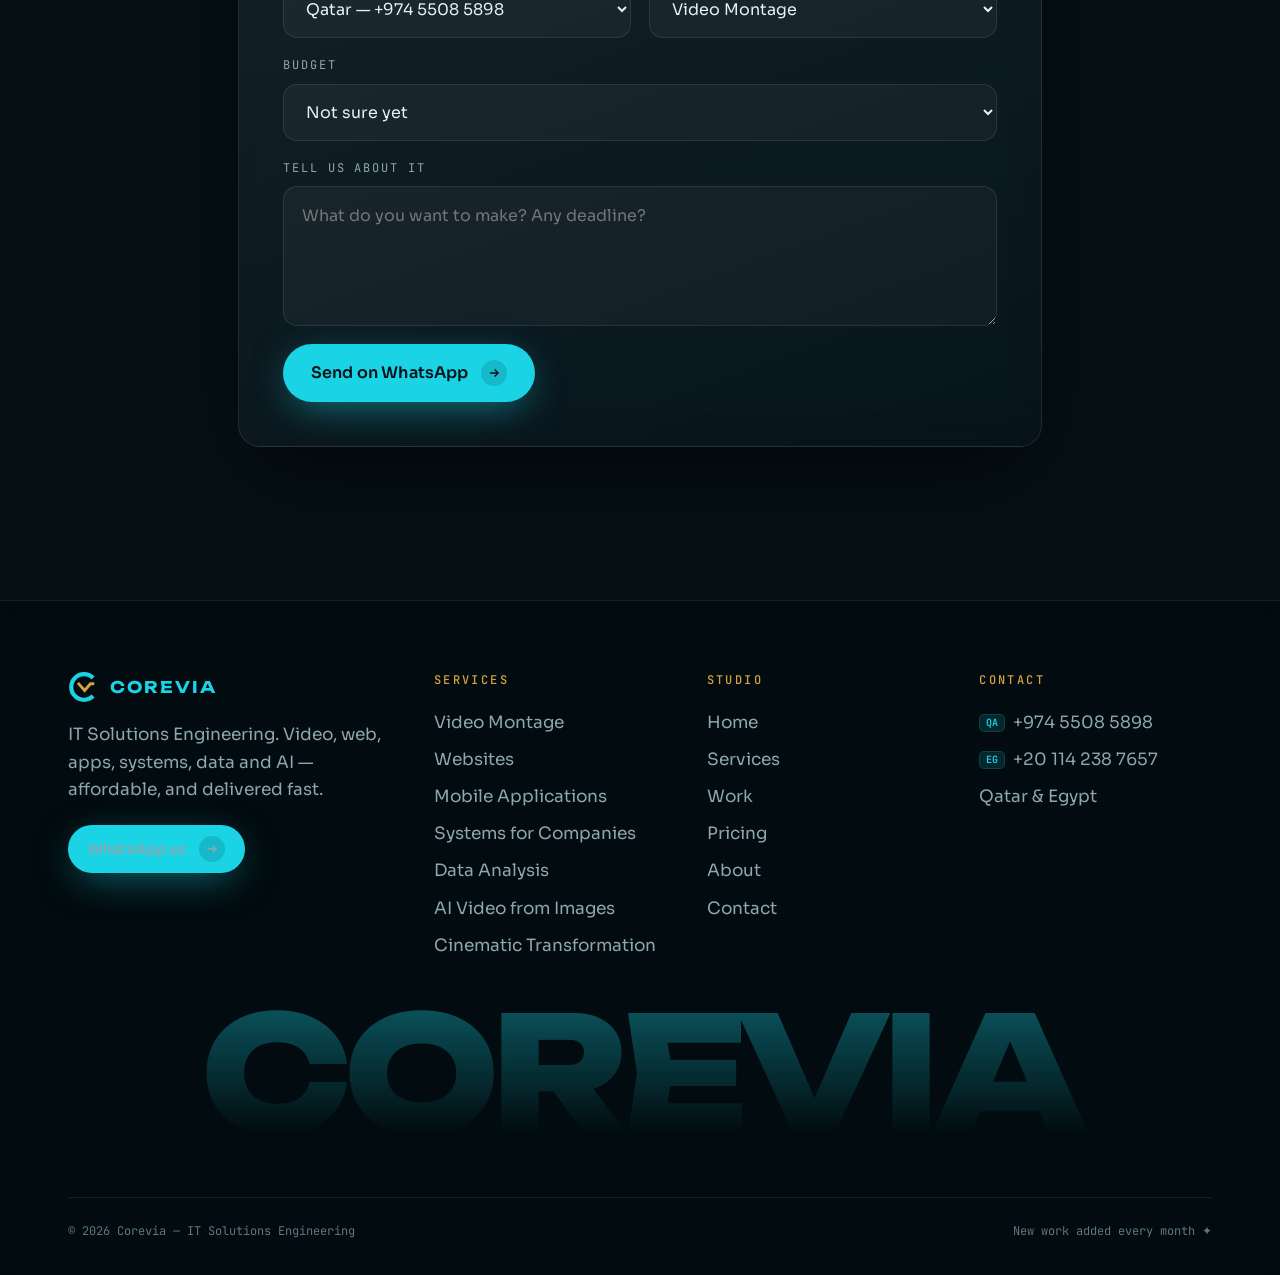
<file: contact.html>
<!doctype html>
<html lang="en">
<head>
  <meta charset="utf-8">
  <meta name="viewport" content="width=device-width, initial-scale=1, viewport-fit=cover">
  <title>Contact — Corevia</title>
  <meta name="description" content="Start your project with Corevia. Chat on WhatsApp with our Qatar or Egypt office.">
  <meta name="theme-color" content="#050f14">
  <link rel="icon" href="assets/img/favicon.svg" type="image/svg+xml">
  <meta property="og:title" content="Contact — Corevia">
  <meta property="og:description" content="Start your project with Corevia. Chat on WhatsApp with our Qatar or Egypt office.">
  <meta property="og:image" content="assets/img/og-card.svg">
  <link rel="preload" href="assets/fonts/unbounded-latin-wght-normal.woff2" as="font" type="font/woff2" crossorigin>
  <link rel="preload" href="assets/fonts/sora-latin-wght-normal.woff2" as="font" type="font/woff2" crossorigin>
  <link rel="stylesheet" href="assets/css/style.css">
  <script type="importmap">{"imports":{"three":"./assets/vendor/three/three.module.js","three/addons/":"./assets/vendor/three/addons/"}}</script>
</head>
<body data-page="contact">
<main>
  <section class="hero hero-sub">
    <canvas class="hero3d" data-variant="logo" aria-hidden="true"></canvas>
    <div class="wrap">
      <div class="hero-copy">
        <div class="eyebrow" data-hero-fade>Contact</div>
        <h1 class="display" data-split>Let’s <span class="grad">talk.</span></h1>
        <p class="lead" data-hero-fade>Tell us about your project. The quickest way is WhatsApp — the form below opens a chat with your details ready to send.</p>
        
      </div>
    </div>
  </section>
  <section class="section" style="padding-top:20px">
    <div class="wrap">
      <div class="offices" id="offices" data-reveal="stagger"></div>
    </div>
  </section>

  <section class="section" style="padding-top:0">
    <div class="wrap" style="max-width:900px">
      <div class="eyebrow">Send a message</div>
      <h2 class="h2" data-split style="margin-bottom:34px">Tell us about <span class="grad">your project</span></h2>
      <form class="glass form" id="cf" data-scale-in>
        <div class="two">
          <div class="field"><label for="n">Your name</label><input id="n" name="name" required autocomplete="name" placeholder="Your name"></div>
          <div class="field"><label for="co">Company (optional)</label><input id="co" name="company" autocomplete="organization" placeholder="Company"></div>
        </div>
        <div class="two">
          <div class="field"><label for="of">Send to</label><select id="of" name="office"></select></div>
          <div class="field"><label for="sv">Service</label><select id="sv" name="service"></select></div>
        </div>
        <div class="field"><label for="b">Budget</label>
          <select id="b" name="budget"><option>Not sure yet</option><option>Small</option><option>Medium</option><option>Large</option></select></div>
        <div class="field"><label for="m">Tell us about it</label><textarea id="m" name="message" required placeholder="What do you want to make? Any deadline?"></textarea></div>
        <div class="btn-row"><button class="btn" type="submit">Send on WhatsApp <span class="arr"><svg width="14" height="14" viewBox="0 0 24 24" fill="none" stroke="currentColor" stroke-width="2.4"><path d="M5 12h14M13 6l6 6-6 6"/></svg></span></button></div>
      </form>
    </div>
  </section>
</main>

<script src="assets/vendor/lenis.min.js"></script>
<script src="assets/vendor/gsap.min.js"></script>
<script src="assets/vendor/ScrollTrigger.min.js"></script>
<script src="assets/js/config.js"></script>
<script src="assets/js/projects.js"></script>
<script src="assets/js/bg.js"></script>
<script>
  (function () {
    const C = COREVIA, wa = d => `https://wa.me/${d}`;
    const waIcon = '<svg viewBox="0 0 24 24" width="20" height="20" fill="currentColor"><path d="M12 2a10 10 0 00-8.6 15.1L2 22l5-1.3A10 10 0 1012 2zm0 18.2a8.2 8.2 0 01-4.2-1.2l-.3-.2-3 .8.8-2.9-.2-.3A8.2 8.2 0 1112 20.2zm4.5-6.1c-.2-.1-1.5-.7-1.7-.8s-.4-.1-.6.1-.7.8-.8 1-.3.2-.5.1a6.7 6.7 0 01-3.3-2.9c-.3-.4.3-.4.7-1.4.1-.2 0-.3 0-.4l-.8-1.8c-.2-.5-.4-.4-.6-.4h-.5a1 1 0 00-.7.3 3 3 0 00-.9 2.2 5.2 5.2 0 001.1 2.7 11.8 11.8 0 004.5 4c1.7.7 2.3.8 3.2.6a2.7 2.7 0 001.8-1.2 2.2 2.2 0 00.1-1.3c0-.1-.2-.2-.4-.3z"/></svg>';
    document.getElementById("offices").innerHTML = C.offices.map(o => `
      <article class="glass spot office" data-tilt="5">
        <div class="office-top"><span class="cc big">${o.id.toUpperCase()}</span><div><h3>${o.country}</h3><span class="office-label">${o.label}</span></div></div>
        <a class="office-phone" href="tel:+${o.whatsapp}">${o.phone}</a>
        <div class="btn-row">
          <a class="btn wa" href="${wa(o.whatsapp)}?text=${encodeURIComponent("Hi Corevia!")}" target="_blank" rel="noopener">${waIcon} WhatsApp</a>
          <a class="btn ghost" href="tel:+${o.whatsapp}">Call</a>
        </div>
        <div class="pay">
          <div class="label">We accept · ${o.currency}</div>
          <div class="pay-list">${o.payments.map(p => `<span>${p}</span>`).join("")}</div>
        </div>
      </article>`).join("");

    const of = document.getElementById("of");
    of.innerHTML = C.offices.map(o => `<option value="${o.id}">${o.country} — ${o.phone}</option>`).join("");
    const sel = document.getElementById("sv");
    sel.innerHTML = C.services.map(s => `<option value="${s.id}">${s.title}</option>`).join("") + `<option value="other">Something else</option>`;
    const q = new URLSearchParams(location.search);
    if (q.get("service") && [...sel.options].some(o => o.value === q.get("service"))) sel.value = q.get("service");
    if (q.get("office") && [...of.options].some(o => o.value === q.get("office"))) of.value = q.get("office");
    document.getElementById("cf").addEventListener("submit", e => {
      e.preventDefault();
      const f = e.target, svc = sel.options[sel.selectedIndex].text;
      const msg = `Hi Corevia! I'm ${f.name.value.trim()}${f.company.value.trim() ? " from " + f.company.value.trim() : ""}.\nService: ${svc}\nBudget: ${f.budget.value}\n\n${f.message.value.trim()}`;
      window.open(window.coreviaWA(msg, of.value), "_blank", "noopener");
    });
  })();</script>
<script src="assets/js/main.js"></script>

<script type="module" src="assets/js/hero3d.js"></script>
</body>
</html>
</file>
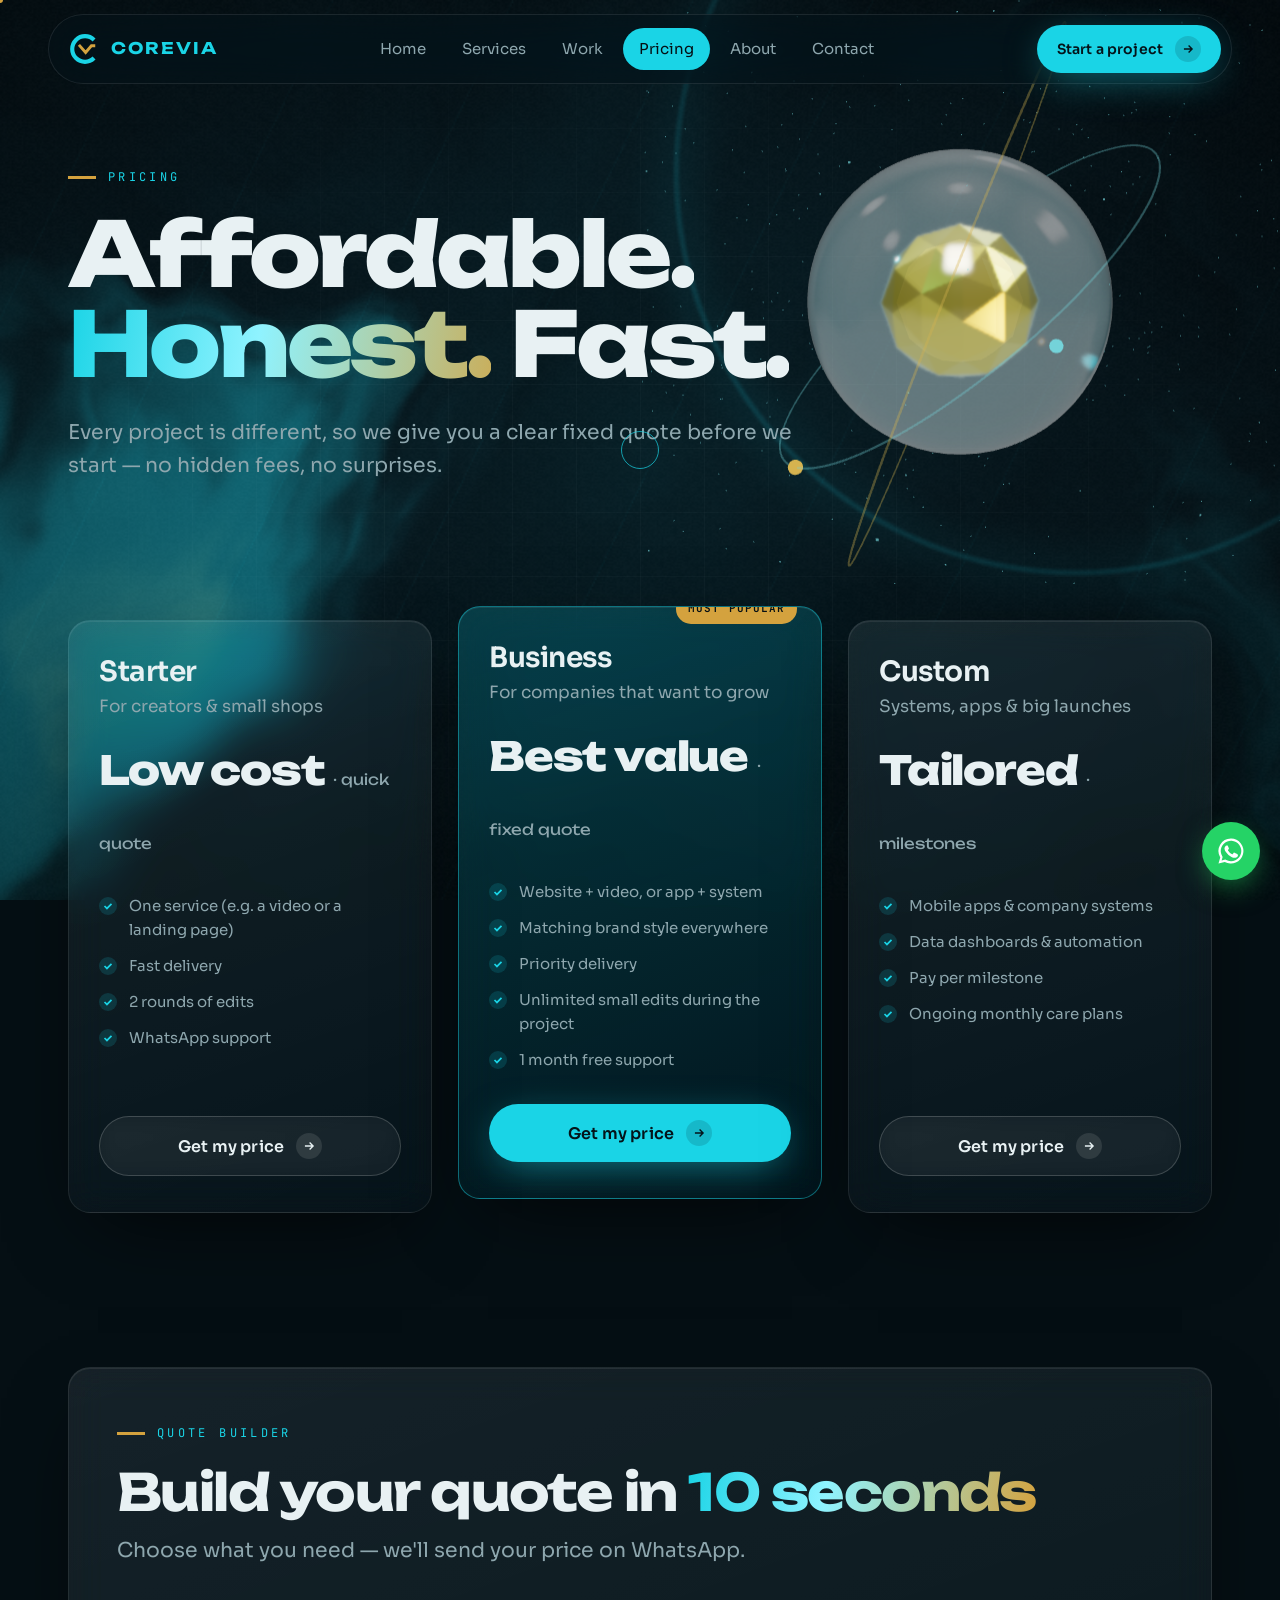
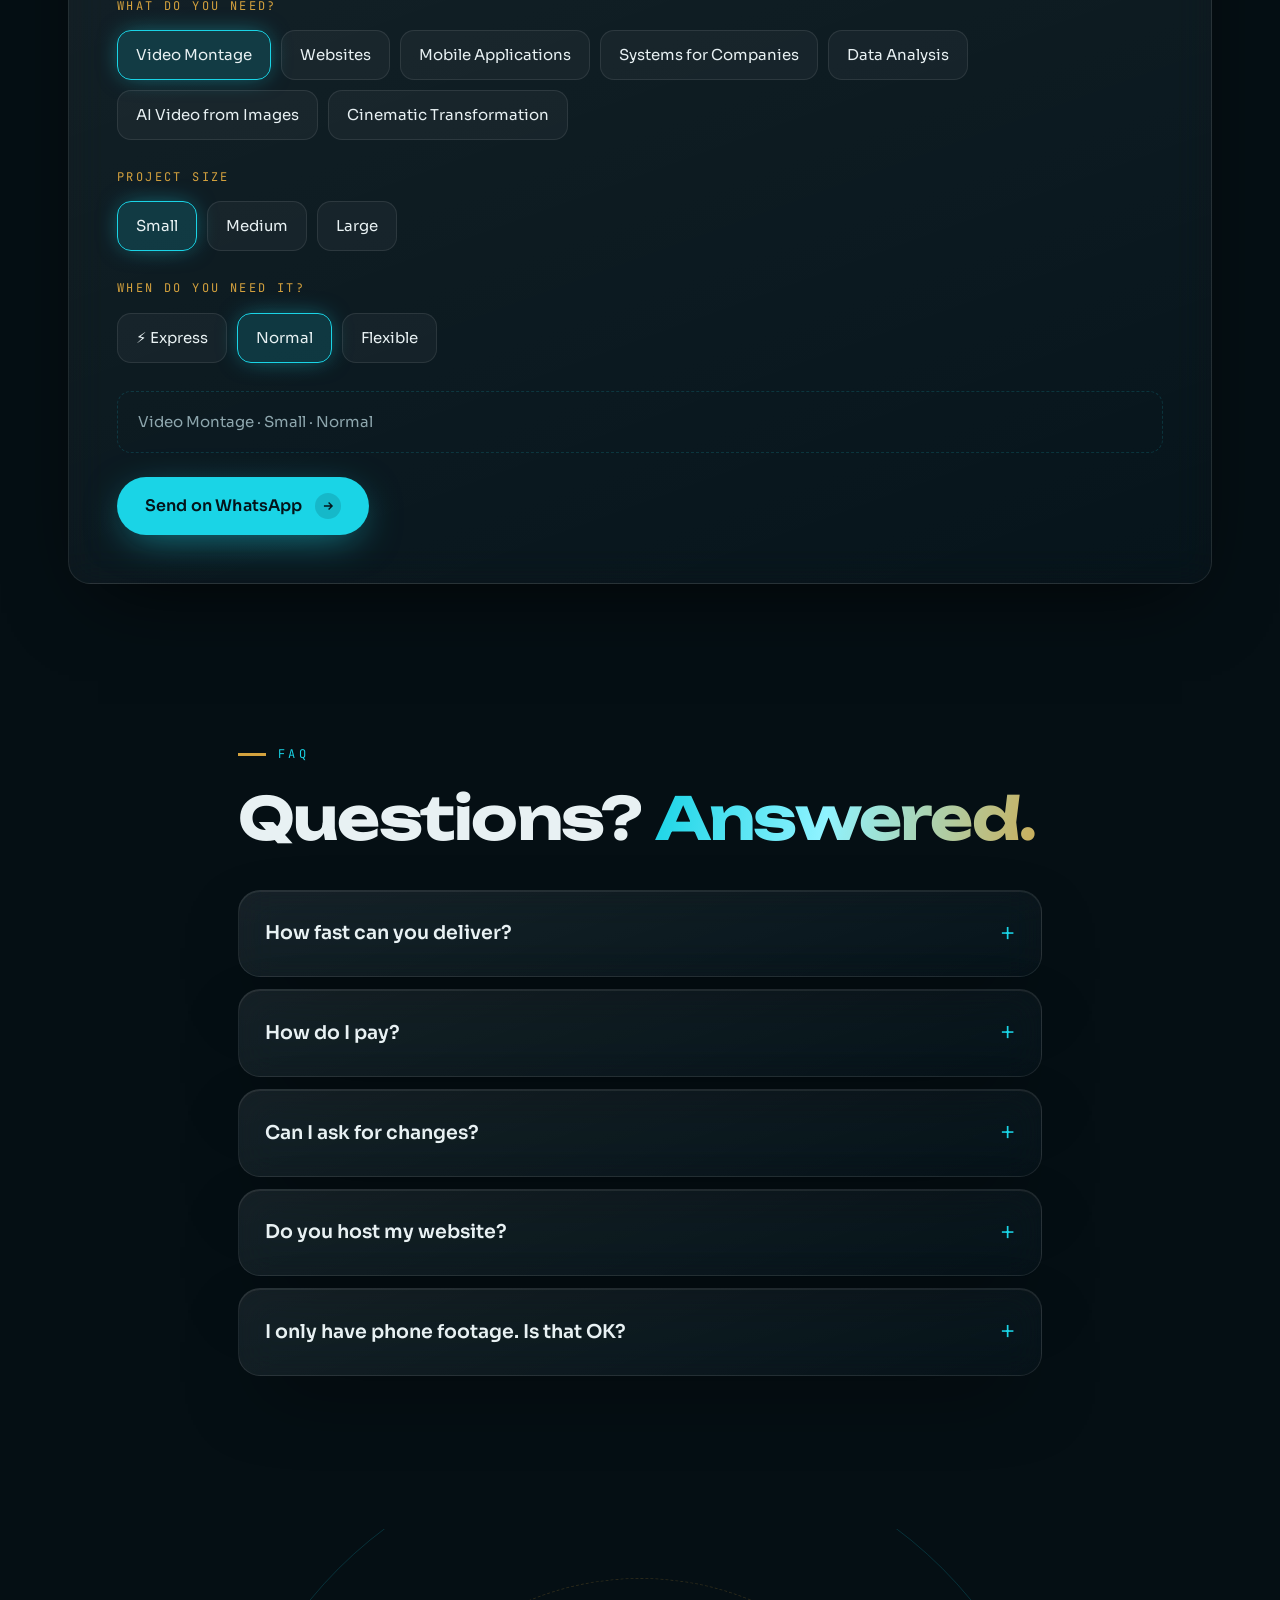
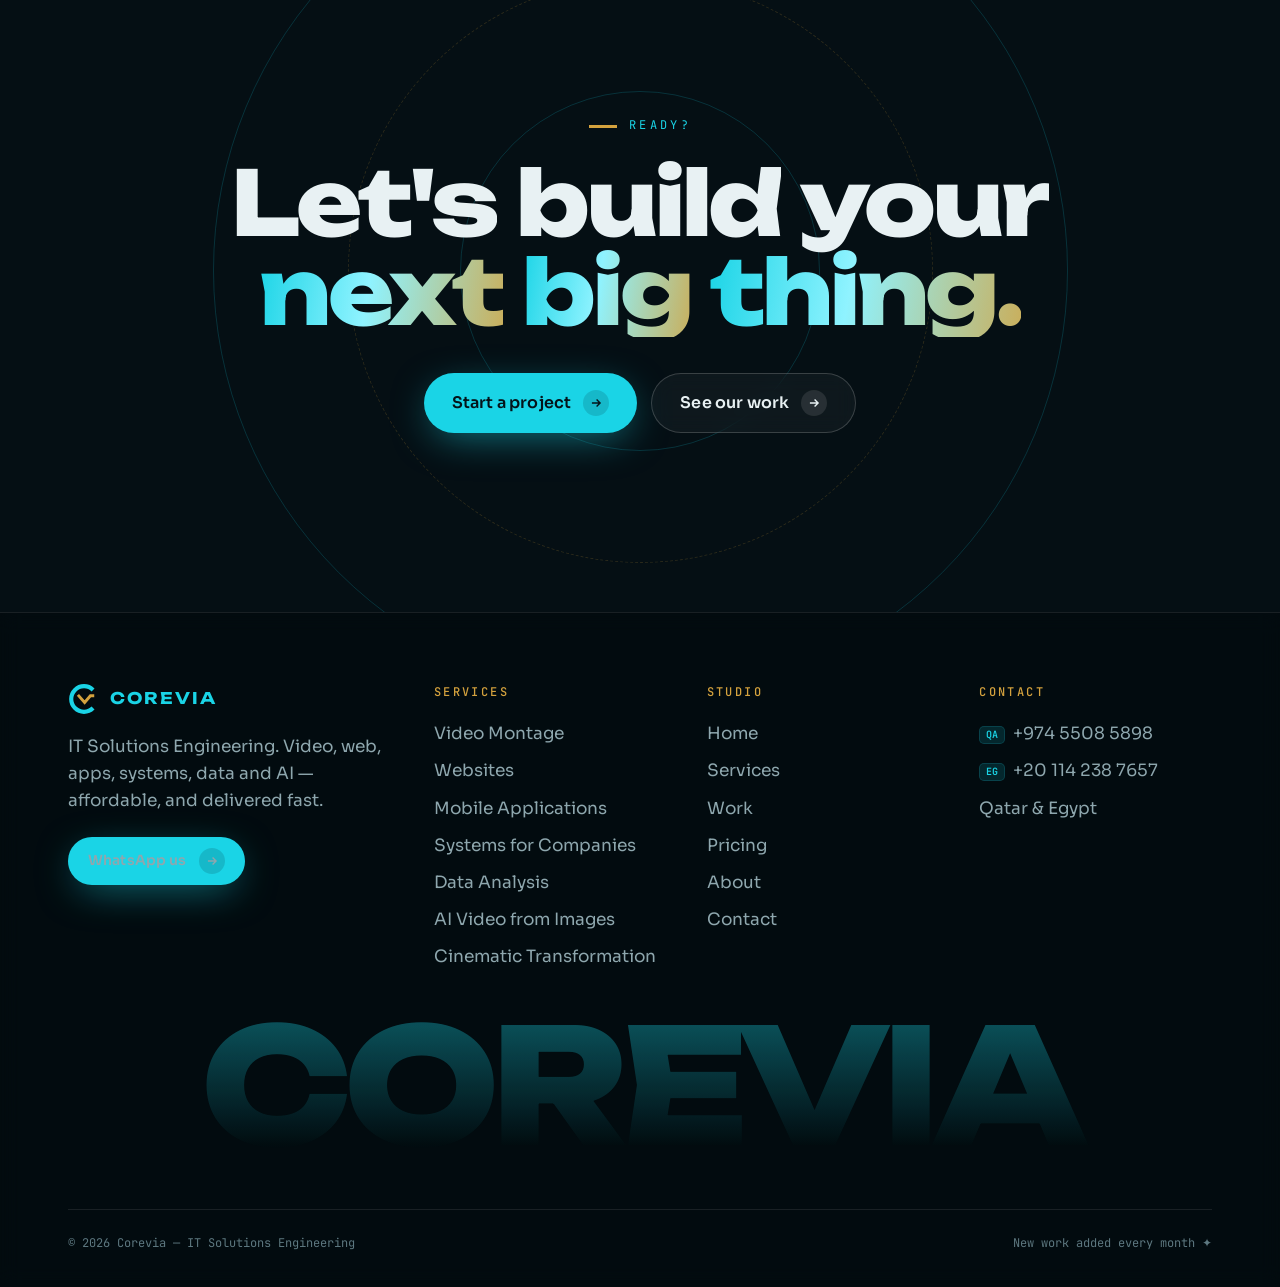
<file: pricing.html>
<!doctype html>
<html lang="en">
<head>
  <meta charset="utf-8">
  <meta name="viewport" content="width=device-width, initial-scale=1, viewport-fit=cover">
  <title>Pricing — Corevia</title>
  <meta name="description" content="Affordable, fixed quotes for video, websites, apps, systems, data and AI projects. Build your quote in seconds.">
  <meta name="theme-color" content="#050f14">
  <link rel="icon" href="assets/img/favicon.svg" type="image/svg+xml">
  <meta property="og:title" content="Pricing — Corevia">
  <meta property="og:description" content="Affordable, fixed quotes for video, websites, apps, systems, data and AI projects. Build your quote in seconds.">
  <meta property="og:image" content="assets/img/og-card.svg">
  <link rel="preload" href="assets/fonts/unbounded-latin-wght-normal.woff2" as="font" type="font/woff2" crossorigin>
  <link rel="preload" href="assets/fonts/sora-latin-wght-normal.woff2" as="font" type="font/woff2" crossorigin>
  <link rel="stylesheet" href="assets/css/style.css">
  <script type="importmap">{"imports":{"three":"./assets/vendor/three/three.module.js","three/addons/":"./assets/vendor/three/addons/"}}</script>
</head>
<body data-page="pricing">
<main>
  <section class="hero hero-sub">
    <canvas class="hero3d" data-variant="orb" aria-hidden="true"></canvas>
    <div class="wrap">
      <div class="hero-copy">
        <div class="eyebrow" data-hero-fade>Pricing</div>
        <h1 class="display" data-split>Affordable. <span class="grad">Honest.</span> Fast.</h1>
        <p class="lead" data-hero-fade>Every project is different, so we give you a clear fixed quote before we start — no hidden fees, no surprises.</p>
        
      </div>
    </div>
  </section>
  <section class="section" style="padding-top:30px">
    <div class="wrap">
      <div class="grid g3 tiers" data-reveal="stagger">
        <article class="glass spot tier" data-tilt="6">
          <h3>Starter</h3><p class="muted" style="margin:6px 0 0">For creators & small shops</p>
          <div class="price">Low cost <small>· quick quote</small></div>
          <ul><li>One service (e.g. a video or a landing page)</li><li>Fast delivery</li><li>2 rounds of edits</li><li>WhatsApp support</li></ul>
          <a class="btn ghost" href="contact.html" data-wa-msg="Hi Corevia! I'm interested in the Starter package.">Get my price <span class="arr"><svg width="14" height="14" viewBox="0 0 24 24" fill="none" stroke="currentColor" stroke-width="2.4"><path d="M5 12h14M13 6l6 6-6 6"/></svg></span></a>
        </article>
        <article class="glass spot tier hot" data-tilt="6"><span class="tag">MOST POPULAR</span>
          <h3>Business</h3><p class="muted" style="margin:6px 0 0">For companies that want to grow</p>
          <div class="price">Best value <small>· fixed quote</small></div>
          <ul><li>Website + video, or app + system</li><li>Matching brand style everywhere</li><li>Priority delivery</li><li>Unlimited small edits during the project</li><li>1 month free support</li></ul>
          <a class="btn" href="contact.html" data-wa-msg="Hi Corevia! I'm interested in the Business package.">Get my price <span class="arr"><svg width="14" height="14" viewBox="0 0 24 24" fill="none" stroke="currentColor" stroke-width="2.4"><path d="M5 12h14M13 6l6 6-6 6"/></svg></span></a>
        </article>
        <article class="glass spot tier" data-tilt="6">
          <h3>Custom</h3><p class="muted" style="margin:6px 0 0">Systems, apps & big launches</p>
          <div class="price">Tailored <small>· milestones</small></div>
          <ul><li>Mobile apps & company systems</li><li>Data dashboards & automation</li><li>Pay per milestone</li><li>Ongoing monthly care plans</li></ul>
          <a class="btn ghost" href="contact.html" data-wa-msg="Hi Corevia! I'd like a Custom quote.">Get my price <span class="arr"><svg width="14" height="14" viewBox="0 0 24 24" fill="none" stroke="currentColor" stroke-width="2.4"><path d="M5 12h14M13 6l6 6-6 6"/></svg></span></a>
        </article>
      </div>
    </div>
  </section>

  <section class="section" style="padding-top:0">
    <div class="wrap">
      <div class="glass builder" data-scale-in>
        <div class="eyebrow">Quote builder</div>
        <h2 class="h2" style="font-size:clamp(30px,4vw,52px)">Build your quote in <span class="grad">10 seconds</span></h2>
        <p class="lead" style="margin:14px 0 30px">Choose what you need — we'll send your price on WhatsApp.</p>
        <form id="qb">
          <div class="label">What do you need?</div>
          <div class="opts" id="qbServices"></div>
          <div class="label">Project size</div>
          <div class="opts">
            <label class="opt"><input type="radio" name="size" value="Small" checked><span>Small</span></label>
            <label class="opt"><input type="radio" name="size" value="Medium"><span>Medium</span></label>
            <label class="opt"><input type="radio" name="size" value="Large"><span>Large</span></label>
          </div>
          <div class="label">When do you need it?</div>
          <div class="opts">
            <label class="opt"><input type="radio" name="time" value="Express (ASAP)"><span>⚡ Express</span></label>
            <label class="opt"><input type="radio" name="time" value="Normal" checked><span>Normal</span></label>
            <label class="opt"><input type="radio" name="time" value="Flexible"><span>Flexible</span></label>
          </div>
          <div class="summary" id="qbSum" aria-live="polite"></div>
          <div class="btn-row" style="margin-top:24px"><button class="btn" type="submit">Send on WhatsApp <span class="arr"><svg width="14" height="14" viewBox="0 0 24 24" fill="none" stroke="currentColor" stroke-width="2.4"><path d="M5 12h14M13 6l6 6-6 6"/></svg></span></button></div>
        </form>
      </div>
    </div>
  </section>

  <section class="section" style="padding-top:0">
    <div class="wrap" style="max-width:900px">
      <div class="eyebrow">FAQ</div>
      <h2 class="h2" data-split style="margin-bottom:40px">Questions? <span class="grad">Answered.</span></h2>
      <div class="faq" data-reveal="stagger">
        <details class="glass"><summary>How fast can you deliver?</summary><div class="a">Very fast. Smaller jobs like a video edit or a landing page are usually the quickest; apps and systems are delivered in milestones so you see progress early. You get a delivery date with your quote.</div></details>
        <details class="glass"><summary>How do I pay?</summary><div class="a">We agree a fixed price first. In Qatar we accept Fawran, bank transfer, cards and cash; in Egypt we accept InstaPay, Fawry, Vodafone Cash and other wallets, bank transfer and cash. Small projects are usually paid half at the start and half on delivery; bigger projects are paid per milestone.</div></details>
        <details class="glass"><summary>Can I ask for changes?</summary><div class="a">Yes. Every package includes rounds of edits, and we share previews while we work so changes are easy.</div></details>
        <details class="glass"><summary>Do you host my website?</summary><div class="a">We can set up fast, free hosting for most websites, and help you connect your own domain whenever you're ready.</div></details>
        <details class="glass"><summary>I only have phone footage. Is that OK?</summary><div class="a">Absolutely — that's exactly what our cinematic transformation and AI video services are for.</div></details>
      </div>
    </div>
  </section>
  <section class="cta">
    <div class="rings" aria-hidden="true"><i></i><i></i><i></i></div>
    <div class="wrap">
      <div class="eyebrow" style="justify-content:center">Ready?</div>
      <h2 class="display" data-split>Let's build your<br><span class="grad">next big thing.</span></h2>
      <div class="btn-row"><a class="btn" href="contact.html">Start a project <span class="arr"><svg width="14" height="14" viewBox="0 0 24 24" fill="none" stroke="currentColor" stroke-width="2.4"><path d="M5 12h14M13 6l6 6-6 6"/></svg></span></a><a class="btn ghost" href="work.html">See our work <span class="arr"><svg width="14" height="14" viewBox="0 0 24 24" fill="none" stroke="currentColor" stroke-width="2.4"><path d="M5 12h14M13 6l6 6-6 6"/></svg></span></a></div>
    </div>
  </section>
</main>

<script src="assets/vendor/lenis.min.js"></script>
<script src="assets/vendor/gsap.min.js"></script>
<script src="assets/vendor/ScrollTrigger.min.js"></script>
<script src="assets/js/config.js"></script>
<script src="assets/js/projects.js"></script>
<script src="assets/js/bg.js"></script>
<script>
  (function () {
    document.getElementById("qbServices").innerHTML = COREVIA.services.map((s, i) =>
      `<label class="opt"><input type="checkbox" name="svc" value="${s.title}" ${i === 0 ? "checked" : ""}><span>${s.title}</span></label>`).join("");
    const f = document.getElementById("qb"), sum = document.getElementById("qbSum");
    const read = () => {
      const svc = [...f.querySelectorAll("[name=svc]:checked")].map(x => x.value);
      return { svc, size: f.size.value, time: f.time.value };
    };
    const show = () => { const q = read(); sum.textContent = q.svc.length ? `${q.svc.join(" + ")} · ${q.size} · ${q.time}` : "Pick at least one service."; };
    f.addEventListener("change", show); show();
    f.addEventListener("submit", e => {
      e.preventDefault(); const q = read(); if (!q.svc.length) return;
      window.coreviaWAPick(`Hi Corevia! I'd like a quote.\nServices: ${q.svc.join(", ")}\nSize: ${q.size}\nTiming: ${q.time}`);
    });
  })();</script>
<script src="assets/js/main.js"></script>

<script type="module" src="assets/js/hero3d.js"></script>
</body>
</html>
</file>
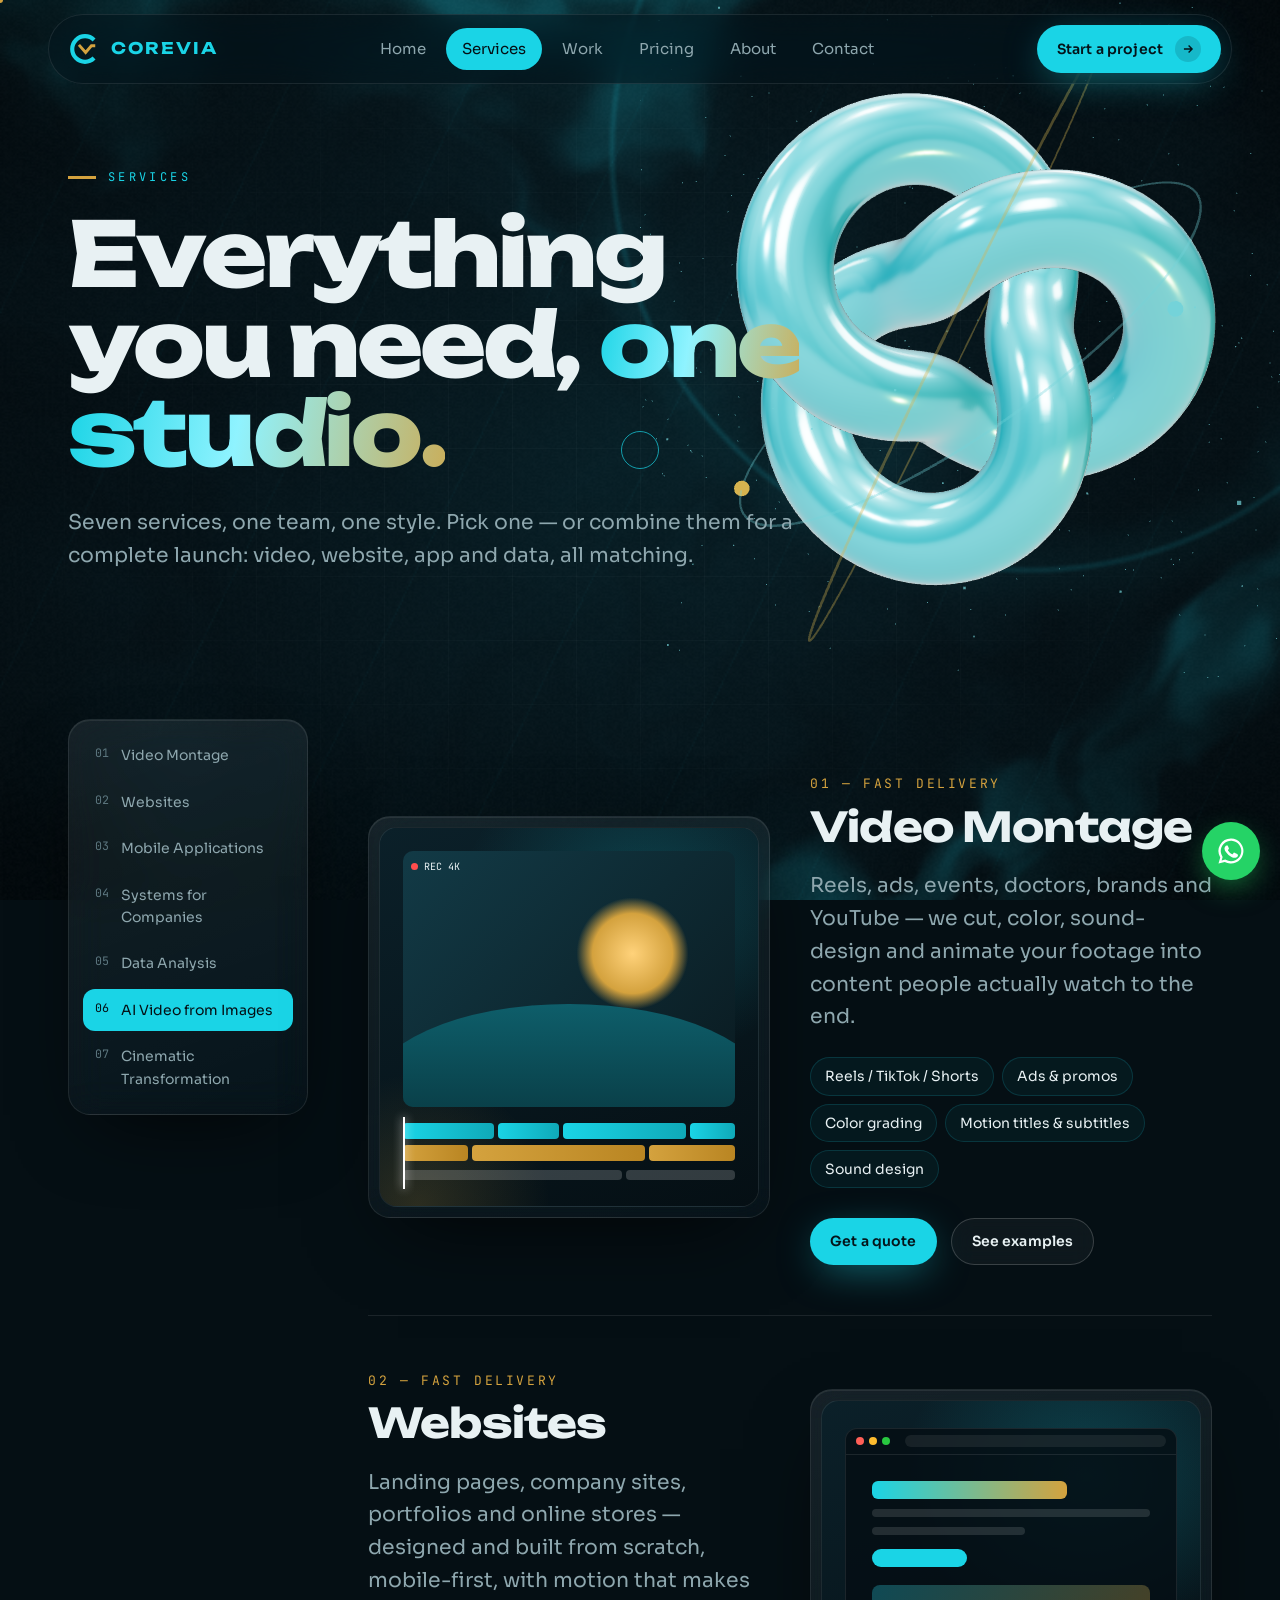
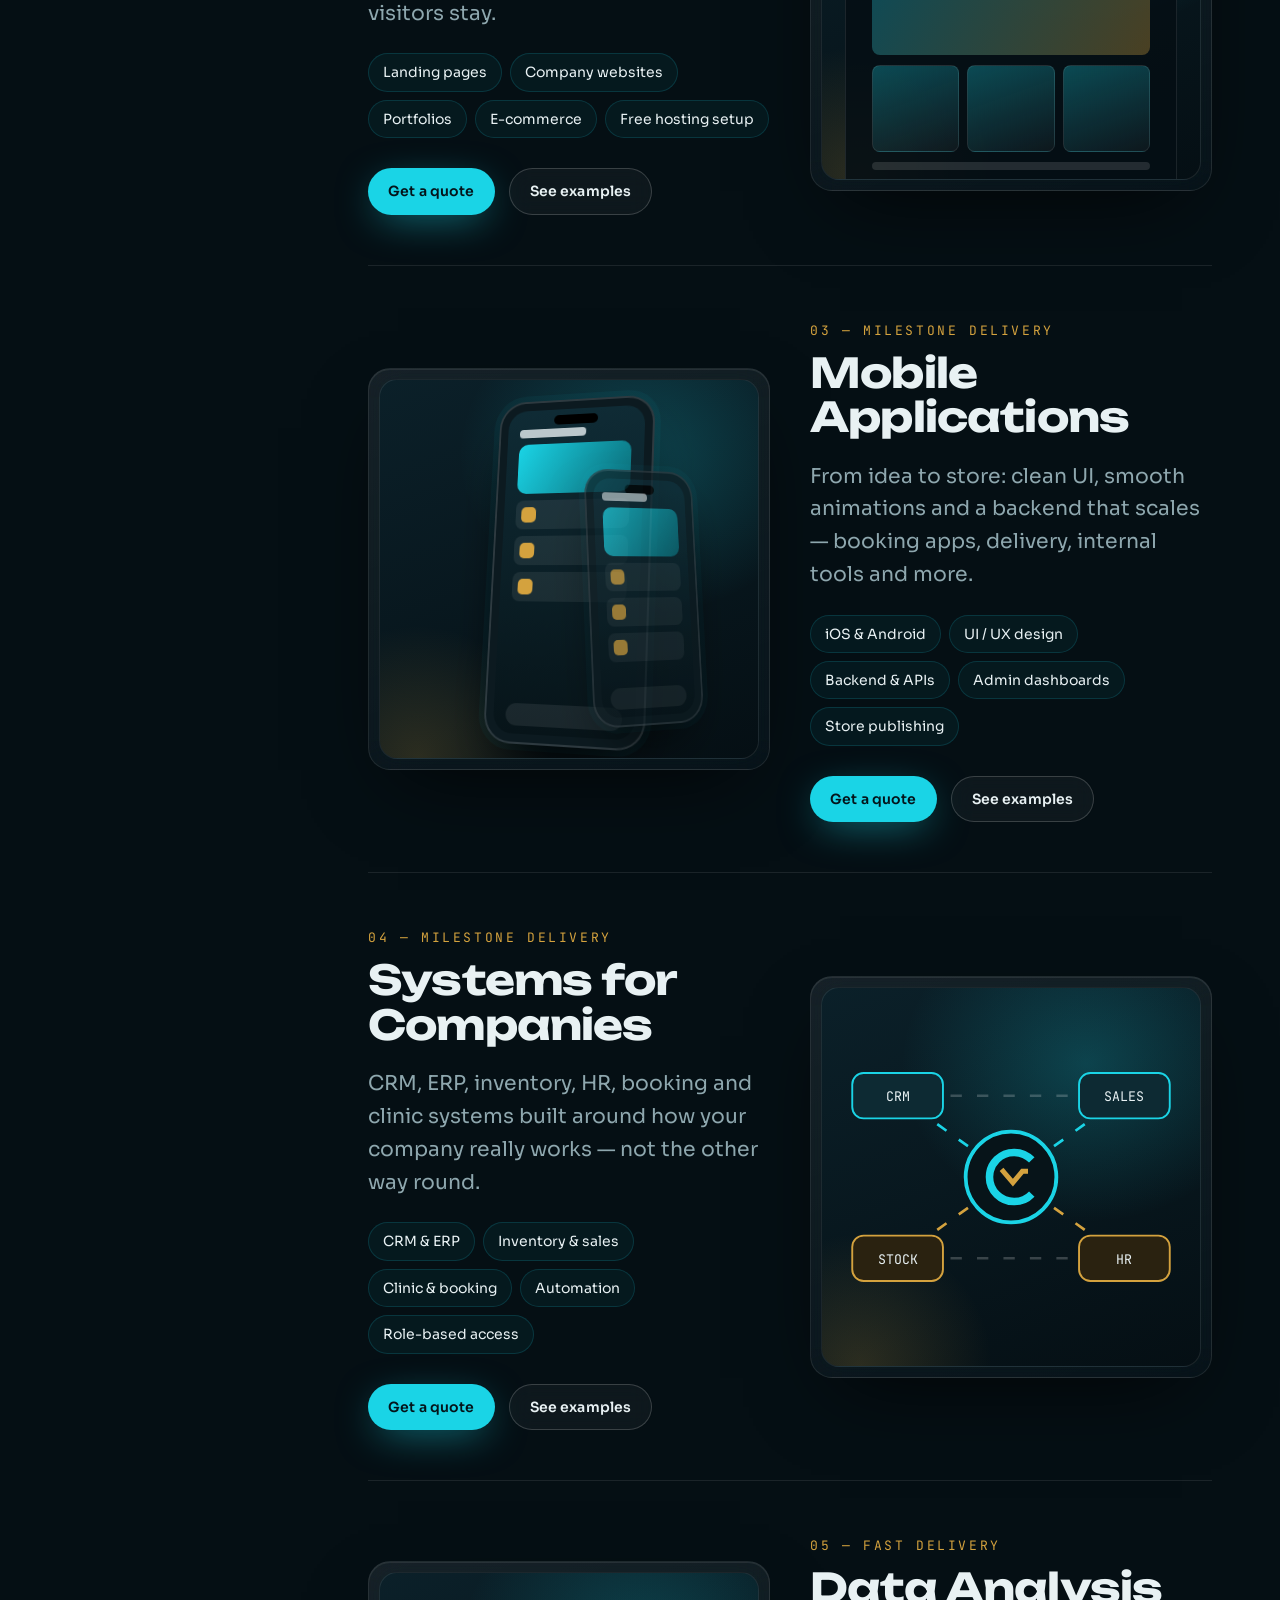
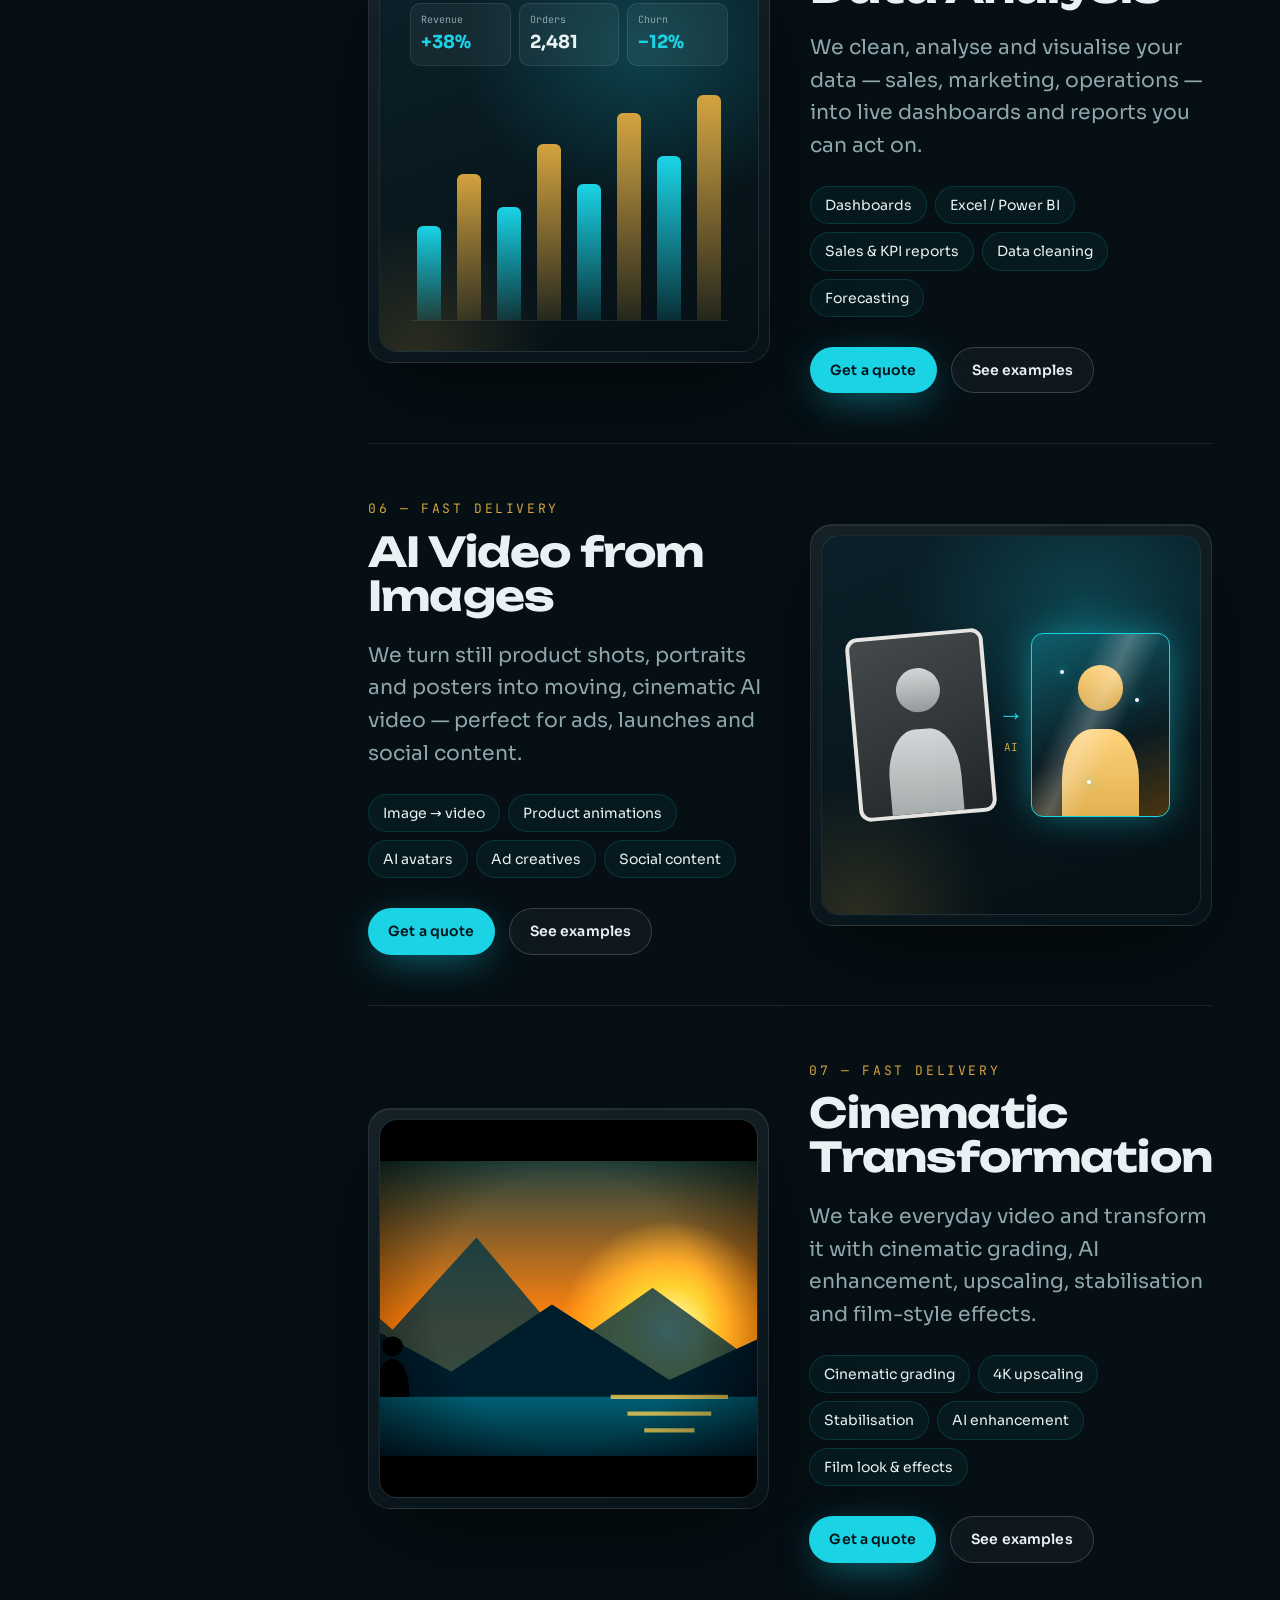
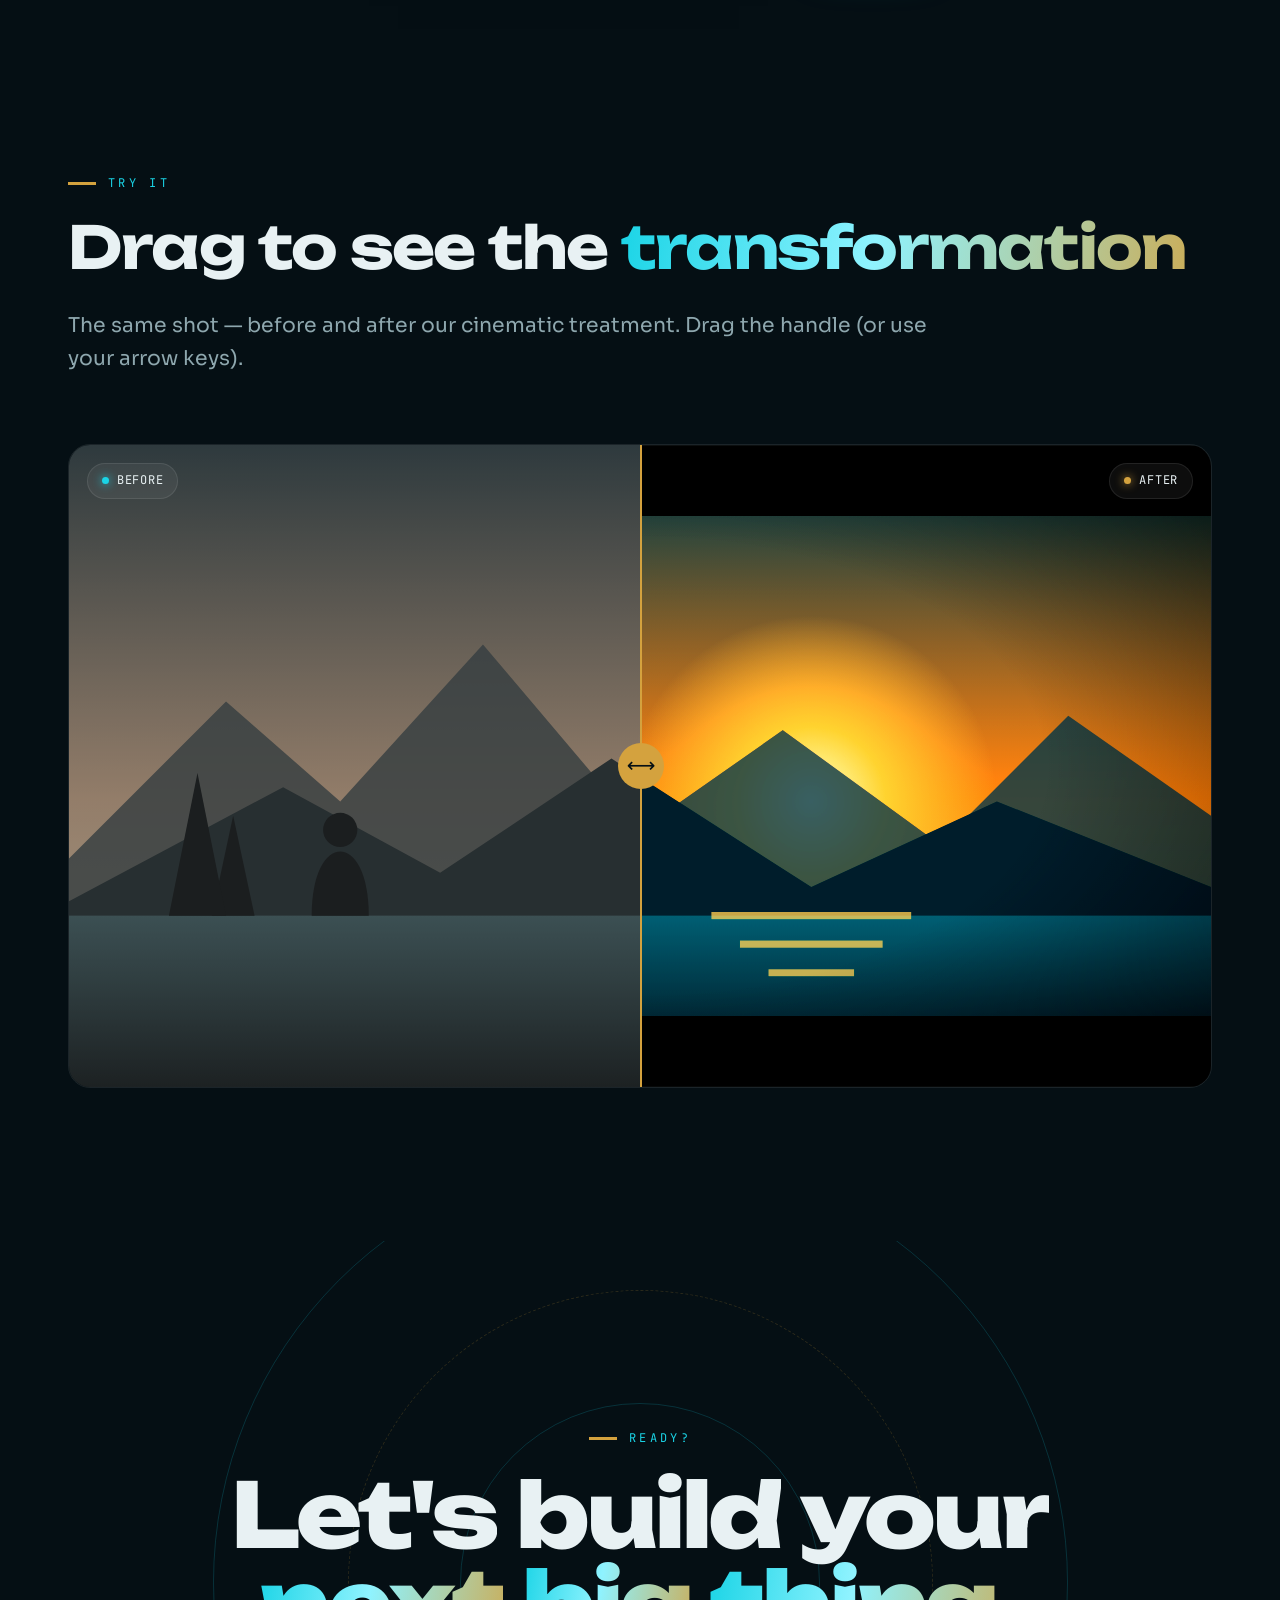
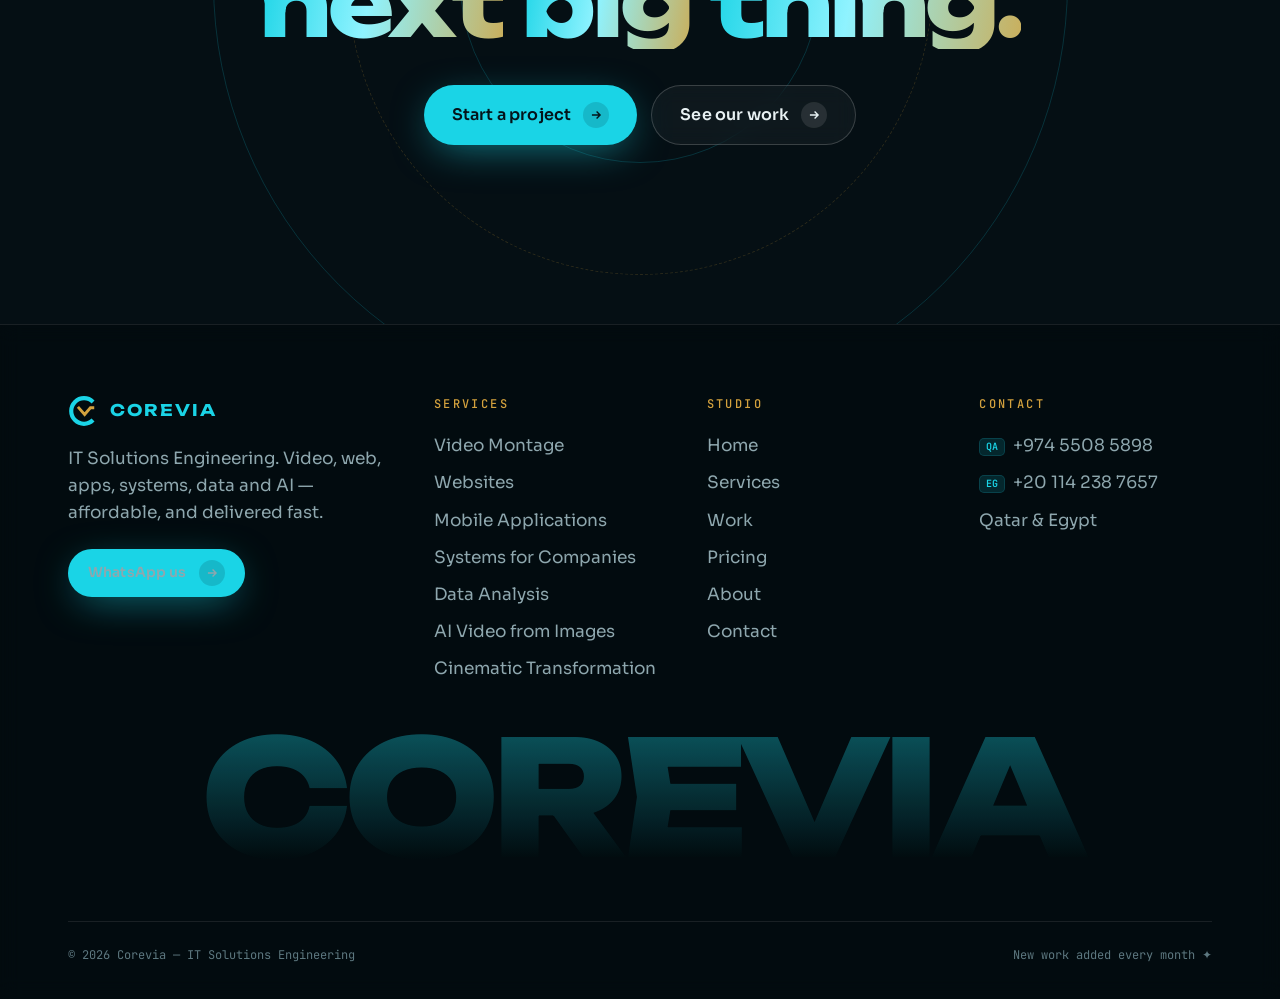
<file: services.html>
<!doctype html>
<html lang="en">
<head>
  <meta charset="utf-8">
  <meta name="viewport" content="width=device-width, initial-scale=1, viewport-fit=cover">
  <title>Services — Corevia</title>
  <meta name="description" content="Video montage, websites, mobile apps, company systems, data analysis, AI video from images and cinematic video transformation.">
  <meta name="theme-color" content="#050f14">
  <link rel="icon" href="assets/img/favicon.svg" type="image/svg+xml">
  <meta property="og:title" content="Services — Corevia">
  <meta property="og:description" content="Video montage, websites, mobile apps, company systems, data analysis, AI video from images and cinematic video transformation.">
  <meta property="og:image" content="assets/img/og-card.svg">
  <link rel="preload" href="assets/fonts/unbounded-latin-wght-normal.woff2" as="font" type="font/woff2" crossorigin>
  <link rel="preload" href="assets/fonts/sora-latin-wght-normal.woff2" as="font" type="font/woff2" crossorigin>
  <link rel="stylesheet" href="assets/css/style.css">
  <script type="importmap">{"imports":{"three":"./assets/vendor/three/three.module.js","three/addons/":"./assets/vendor/three/addons/"}}</script>
</head>
<body data-page="services">
<main>
  <section class="hero hero-sub">
    <canvas class="hero3d" data-variant="knot" aria-hidden="true"></canvas>
    <div class="wrap">
      <div class="hero-copy">
        <div class="eyebrow" data-hero-fade>Services</div>
        <h1 class="display" data-split>Everything you need, <span class="grad">one studio.</span></h1>
        <p class="lead" data-hero-fade>Seven services, one team, one style. Pick one — or combine them for a complete launch: video, website, app and data, all matching.</p>
        
      </div>
    </div>
  </section>
  <section class="section" style="padding-top:40px">
    <div class="wrap svc-layout">
      <aside class="glass svc-nav" id="svcNav" aria-label="Services"></aside>
      <div id="svcList"></div>
    </div>
  </section>
  <section class="section" style="padding-top:0">
    <div class="wrap">
      <div class="sec-head">
        <div><div class="eyebrow">Try it</div><h2 class="h2" data-split>Drag to see the <span class="grad">transformation</span></h2></div>
        <p class="lead" data-reveal>The same shot — before and after our cinematic treatment. Drag the handle (or use your arrow keys).</p>
      </div>
      <div class="ba" data-scale-in data-cursor="DRAG">
        <div class="scene before" data-scene></div>
        <div class="scene after" data-scene></div>
        <div class="knob"></div>
        <span class="chip tx-label l" style="position:absolute"><i class="dot"></i>BEFORE</span>
        <span class="chip gold tx-label r" style="position:absolute"><i class="dot"></i>AFTER</span>
      </div>
    </div>
  </section>
  <section class="cta">
    <div class="rings" aria-hidden="true"><i></i><i></i><i></i></div>
    <div class="wrap">
      <div class="eyebrow" style="justify-content:center">Ready?</div>
      <h2 class="display" data-split>Let's build your<br><span class="grad">next big thing.</span></h2>
      <div class="btn-row"><a class="btn" href="contact.html">Start a project <span class="arr"><svg width="14" height="14" viewBox="0 0 24 24" fill="none" stroke="currentColor" stroke-width="2.4"><path d="M5 12h14M13 6l6 6-6 6"/></svg></span></a><a class="btn ghost" href="work.html">See our work <span class="arr"><svg width="14" height="14" viewBox="0 0 24 24" fill="none" stroke="currentColor" stroke-width="2.4"><path d="M5 12h14M13 6l6 6-6 6"/></svg></span></a></div>
    </div>
  </section>
</main>

<script src="assets/vendor/lenis.min.js"></script>
<script src="assets/vendor/gsap.min.js"></script>
<script src="assets/vendor/ScrollTrigger.min.js"></script>
<script src="assets/js/config.js"></script>
<script src="assets/js/projects.js"></script>
<script src="assets/js/bg.js"></script>
<script>
  (function () {
    const S = COREVIA.services;
    document.getElementById("svcNav").innerHTML = S.map((s, i) => `<a href="#${s.id}"><small>0${i + 1}</small>${s.title}</a>`).join("");
    document.getElementById("svcList").innerHTML = S.map((s, i) => `
      <article class="svc" id="${s.id}">
        <div ${i % 2 ? 'style="order:2"' : ""} data-reveal><div class="glass spot" data-tilt="8" style="padding:10px"><div class="mock" data-mock="${s.mock}"></div></div></div>
        <div data-reveal="stagger">
          <span class="idx">0${i + 1} — ${s.speed.toUpperCase()}</span>
          <h2>${s.title}</h2>
          <p class="lead">${s.long}</p>
          <ul>${s.points.map(p => `<li>${p}</li>`).join("")}</ul>
          <div class="btn-row">
            <a class="btn sm" href="contact.html?service=${s.id}">Get a quote</a>
            <a class="btn ghost sm" href="work.html?service=${s.id}">See examples</a>
          </div>
        </div>
      </article>`).join("");
  })();</script>
<script src="assets/js/main.js"></script>

<script type="module" src="assets/js/hero3d.js"></script>
</body>
</html>
</file>
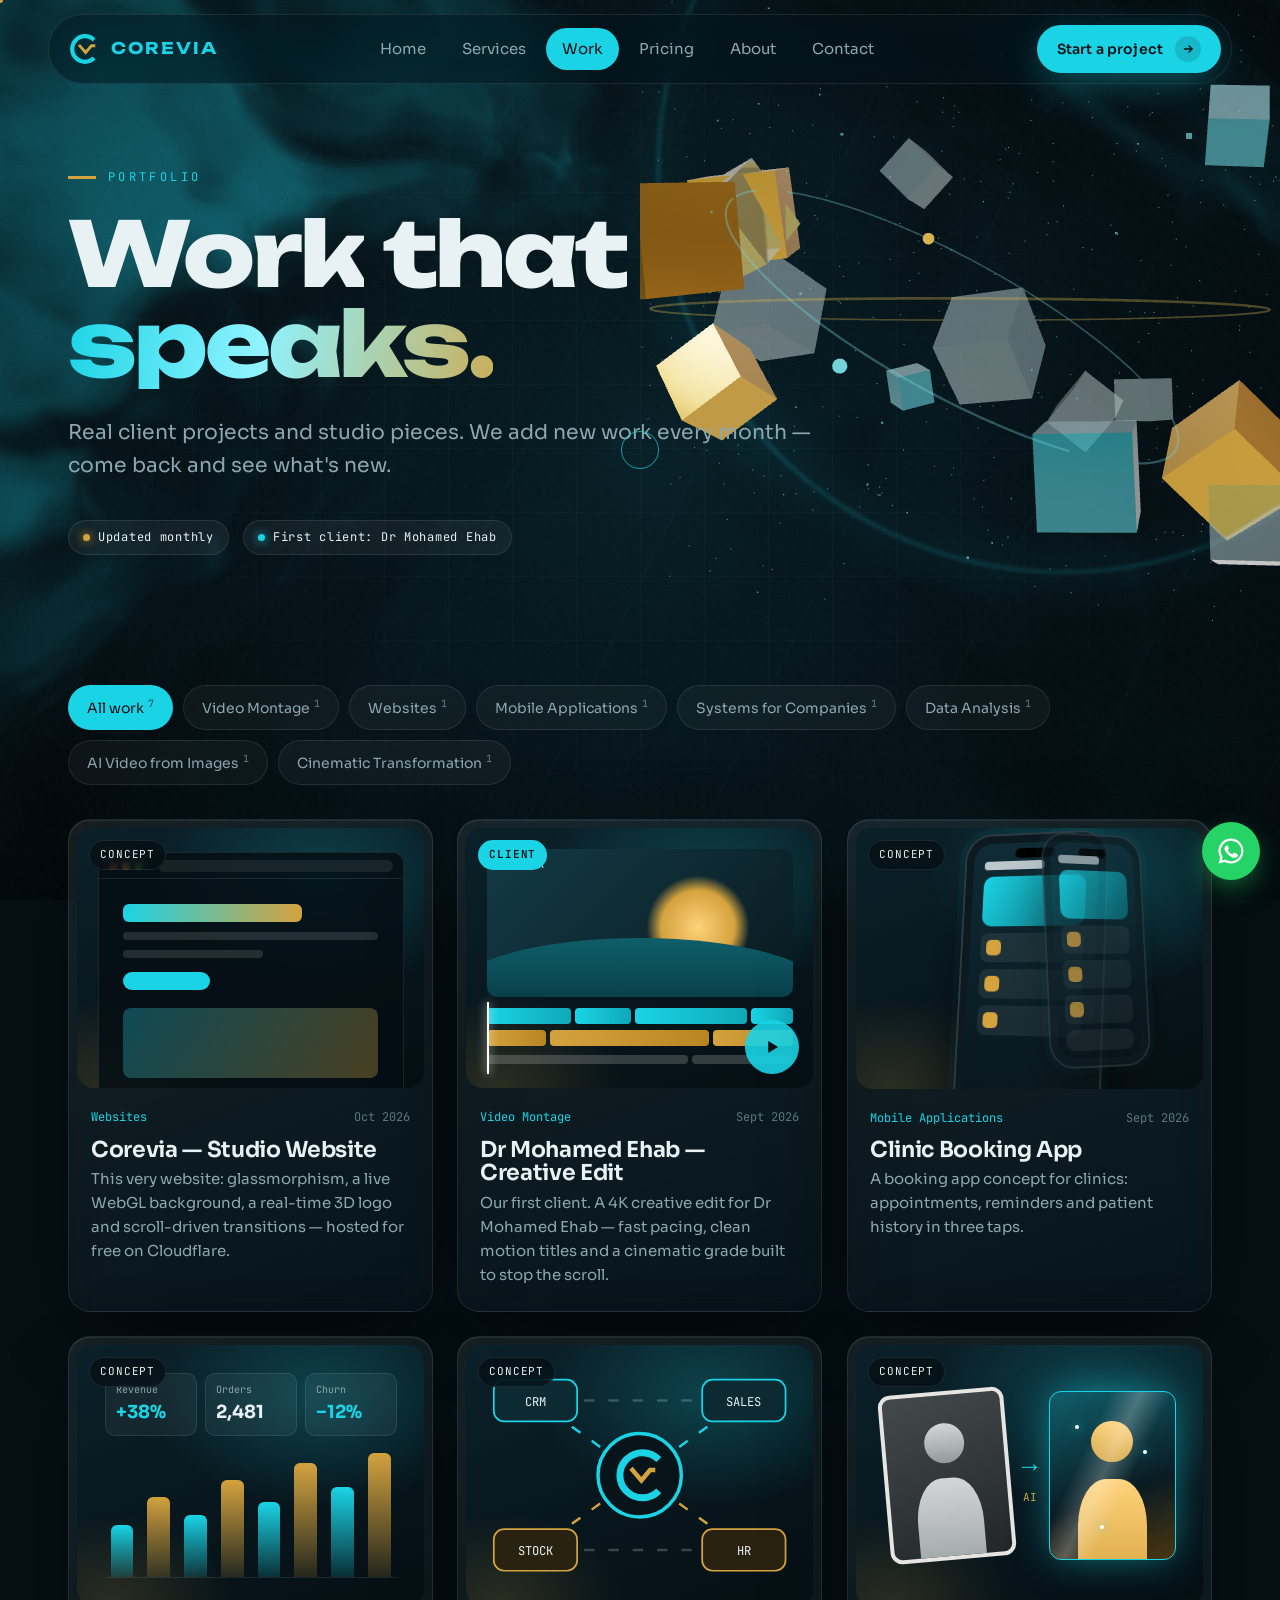
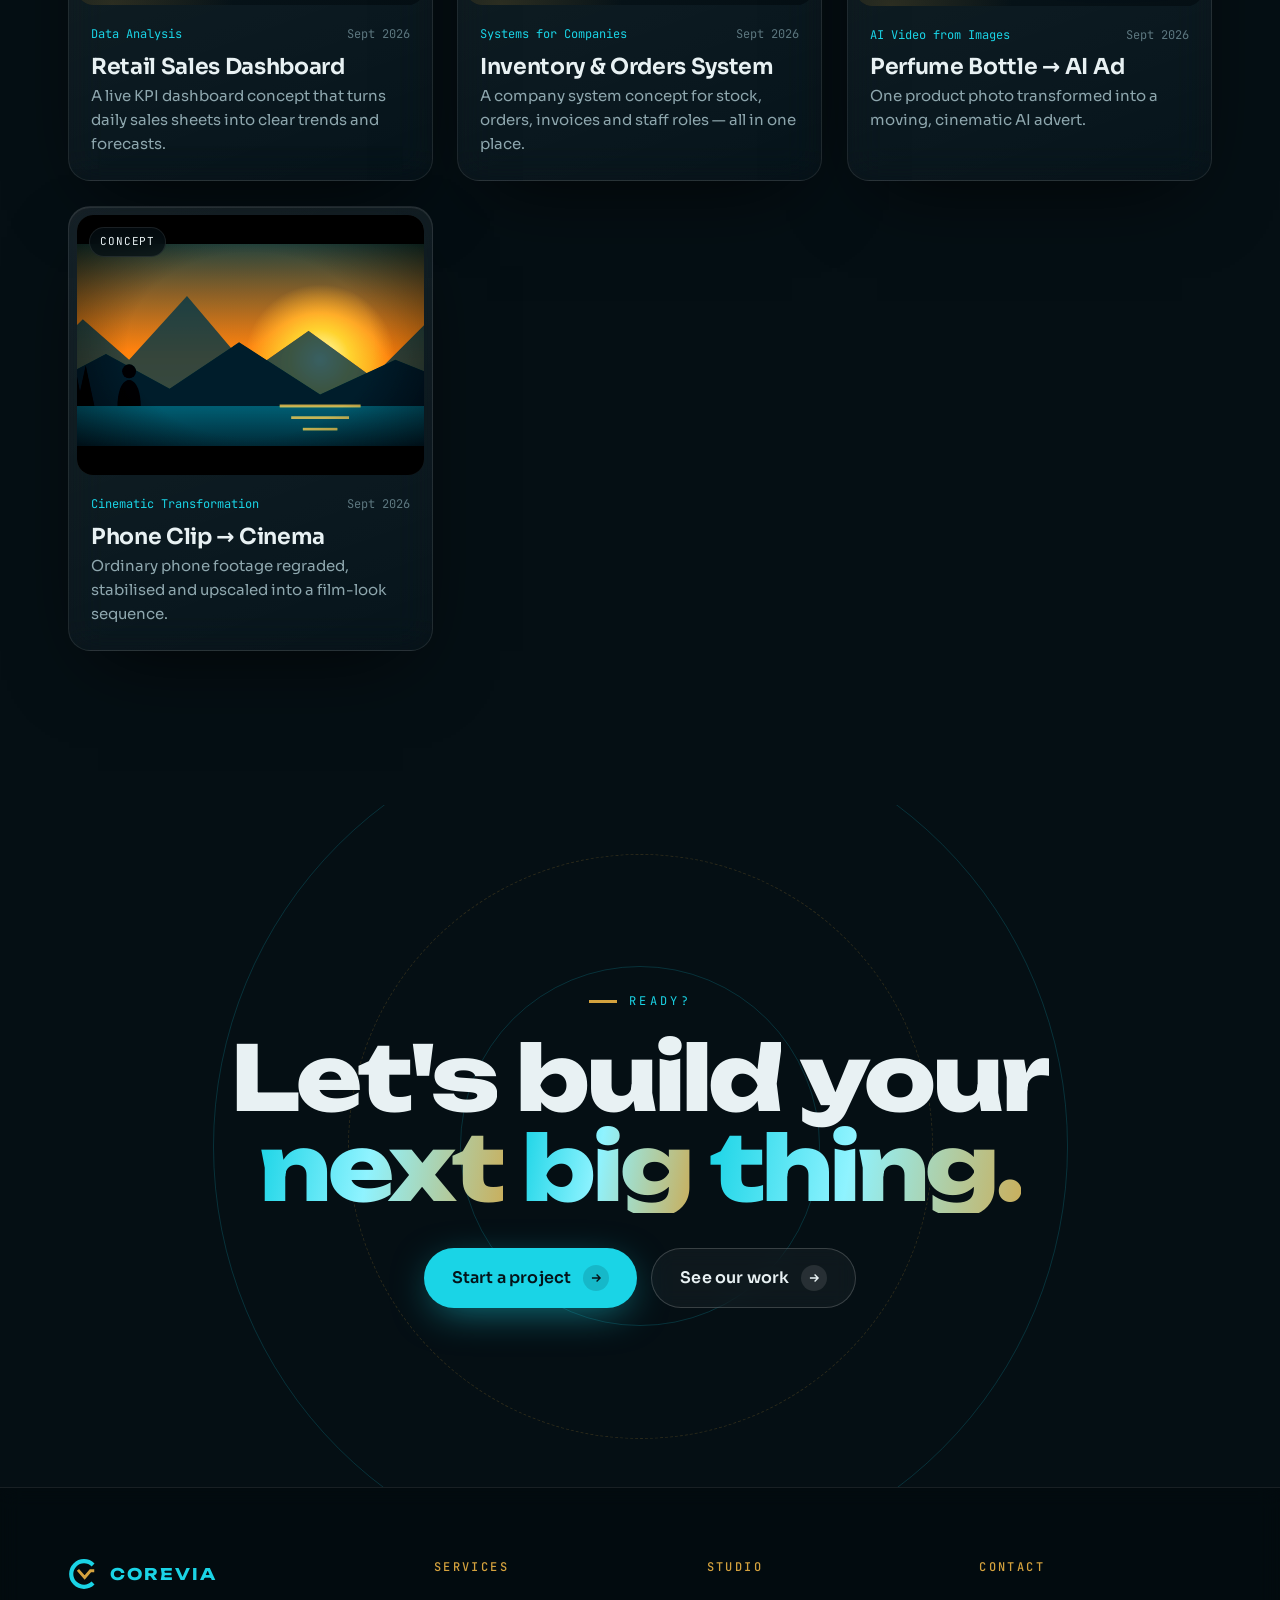
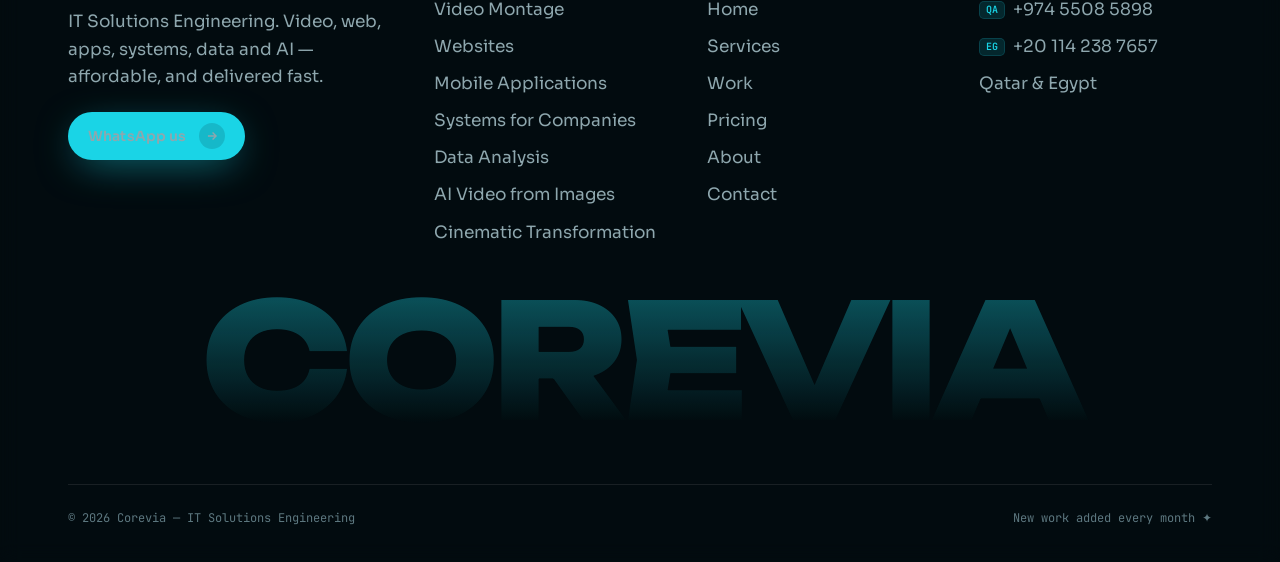
<file: work.html>
<!doctype html>
<html lang="en">
<head>
  <meta charset="utf-8">
  <meta name="viewport" content="width=device-width, initial-scale=1, viewport-fit=cover">
  <title>Work — Corevia</title>
  <meta name="description" content="Corevia portfolio: video montage, websites, apps, systems, data and AI projects — updated every month.">
  <meta name="theme-color" content="#050f14">
  <link rel="icon" href="assets/img/favicon.svg" type="image/svg+xml">
  <meta property="og:title" content="Work — Corevia">
  <meta property="og:description" content="Corevia portfolio: video montage, websites, apps, systems, data and AI projects — updated every month.">
  <meta property="og:image" content="assets/img/og-card.svg">
  <link rel="preload" href="assets/fonts/unbounded-latin-wght-normal.woff2" as="font" type="font/woff2" crossorigin>
  <link rel="preload" href="assets/fonts/sora-latin-wght-normal.woff2" as="font" type="font/woff2" crossorigin>
  <link rel="stylesheet" href="assets/css/style.css">
  <script type="importmap">{"imports":{"three":"./assets/vendor/three/three.module.js","three/addons/":"./assets/vendor/three/addons/"}}</script>
</head>
<body data-page="work">
<main>
  <section class="hero hero-sub">
    <canvas class="hero3d" data-variant="cubes" aria-hidden="true"></canvas>
    <div class="wrap">
      <div class="hero-copy">
        <div class="eyebrow" data-hero-fade>Portfolio</div>
        <h1 class="display" data-split>Work that <span class="grad">speaks.</span></h1>
        <p class="lead" data-hero-fade>Real client projects and studio pieces. We add new work every month — come back and see what's new.</p>
        <div class="btn-row" data-hero-fade><span class="chip gold"><i class="dot"></i>Updated monthly</span><span class="chip"><i class="dot"></i>First client: Dr Mohamed Ehab</span></div>
      </div>
    </div>
  </section>
  <section class="section" style="padding-top:20px">
    <div class="wrap">
      <div class="filters" data-filters role="toolbar" aria-label="Filter projects"></div>
      <div class="pgrid" data-projects="all"></div>
    </div>
  </section>
  <section class="cta">
    <div class="rings" aria-hidden="true"><i></i><i></i><i></i></div>
    <div class="wrap">
      <div class="eyebrow" style="justify-content:center">Ready?</div>
      <h2 class="display" data-split>Let's build your<br><span class="grad">next big thing.</span></h2>
      <div class="btn-row"><a class="btn" href="contact.html">Start a project <span class="arr"><svg width="14" height="14" viewBox="0 0 24 24" fill="none" stroke="currentColor" stroke-width="2.4"><path d="M5 12h14M13 6l6 6-6 6"/></svg></span></a><a class="btn ghost" href="work.html">See our work <span class="arr"><svg width="14" height="14" viewBox="0 0 24 24" fill="none" stroke="currentColor" stroke-width="2.4"><path d="M5 12h14M13 6l6 6-6 6"/></svg></span></a></div>
    </div>
  </section>
</main>

<script src="assets/vendor/lenis.min.js"></script>
<script src="assets/vendor/gsap.min.js"></script>
<script src="assets/vendor/ScrollTrigger.min.js"></script>
<script src="assets/js/config.js"></script>
<script src="assets/js/projects.js"></script>
<script src="assets/js/bg.js"></script>

<script src="assets/js/main.js"></script>
<script src="assets/js/projects-ui.js"></script>
<script type="module" src="assets/js/hero3d.js"></script>
</body>
</html>
</file>
<file: assets/css/style.css>
/* =========================================================
   COREVIA — styles
   ========================================================= */
/* ---------- fonts (self-hosted, SIL Open Font License) ---------- */
@font-face { font-family: "Unbounded"; src: url("../fonts/unbounded-latin-wght-normal.woff2") format("woff2-variations"); font-weight: 200 900; font-display: swap; }
@font-face { font-family: "Sora"; src: url("../fonts/sora-latin-wght-normal.woff2") format("woff2-variations"); font-weight: 100 800; font-display: swap; }
@font-face { font-family: "JetBrains Mono"; src: url("../fonts/jetbrains-mono-latin-wght-normal.woff2") format("woff2-variations"); font-weight: 100 800; font-display: swap; }

:root {
  --bg: #050f14;
  --bg-2: #08161d;
  --ink: #e8f1f3;
  --muted: #8ea7ae;
  --dim: #5d7880;
  --cyan: #1ad4e6;
  --cyan-2: #0fa9b8;
  --gold: #d4a23e;
  --cream: #f5f3ee;
  --glass: rgba(255, 255, 255, 0.045);
  --glass-2: rgba(255, 255, 255, 0.075);
  --line: rgba(26, 212, 230, 0.16);
  --line-2: rgba(255, 255, 255, 0.09);
  --shadow: 0 30px 80px -30px rgba(0, 0, 0, 0.8);
  --radius: 22px;
  --font: "Sora", system-ui, sans-serif;
  --display: "Unbounded", "Sora", system-ui, sans-serif;
  --mono: "JetBrains Mono", ui-monospace, monospace;
  --ease: cubic-bezier(.2, .8, .2, 1);
  --gutter: clamp(16px, 4vw, 48px);
  --max: 1240px;
}

*, *::before, *::after { box-sizing: border-box; }
html { -webkit-text-size-adjust: 100%; }
html.lenis, html.lenis body { height: auto; }
.lenis.lenis-smooth { scroll-behavior: auto !important; }
html, body { overflow-x: clip; }
body {
  margin: 0;
  background: var(--bg);
  color: var(--ink);
  font-family: var(--font);
  font-size: 17px;
  line-height: 1.6;
  -webkit-font-smoothing: antialiased;
}
img, video, canvas, svg { display: block; max-width: 100%; }
a { color: inherit; text-decoration: none; }
button { font: inherit; color: inherit; background: none; border: 0; cursor: pointer; }
::selection { background: var(--cyan); color: var(--bg); }
:focus-visible { outline: 2px solid var(--cyan); outline-offset: 3px; border-radius: 6px; }

/* ---------- background layers ---------- */
.bg-canvas, .bg-video {
  position: fixed; inset: 0; width: 100vw; height: 100vh; z-index: -3;
  object-fit: cover; pointer-events: none;
}
.bg-video { z-index: -2; mix-blend-mode: screen; }
.bg-fallback, body::before {
  background:
    radial-gradient(60% 50% at 80% 10%, rgba(26, 212, 230, .14), transparent 70%),
    radial-gradient(50% 40% at 10% 90%, rgba(212, 162, 62, .10), transparent 70%),
    var(--bg);
}
body::before { content: ""; position: fixed; inset: 0; z-index: -4; }
body::after { /* subtle grid */
  content: ""; position: fixed; inset: 0; z-index: -1; pointer-events: none;
  background-image: linear-gradient(rgba(255,255,255,.025) 1px, transparent 1px), linear-gradient(90deg, rgba(255,255,255,.025) 1px, transparent 1px);
  background-size: 64px 64px;
  mask-image: radial-gradient(ellipse at center, #000 30%, transparent 80%);
}

/* ---------- layout ---------- */
.wrap { width: 100%; max-width: var(--max); margin: 0 auto; padding: 0 var(--gutter); }
section { position: relative; }
.section { padding: clamp(80px, 12vw, 160px) 0; }
.grid { display: grid; gap: clamp(16px, 2vw, 28px); }
.g2 { grid-template-columns: repeat(2, minmax(0, 1fr)); }
.g3 { grid-template-columns: repeat(3, minmax(0, 1fr)); }
.g4 { grid-template-columns: repeat(4, minmax(0, 1fr)); }
@media (max-width: 960px) { .g3, .g4 { grid-template-columns: repeat(2, minmax(0, 1fr)); } }
@media (max-width: 640px) { .g2, .g3, .g4 { grid-template-columns: 1fr; } }

/* ---------- type ---------- */
h1, h2, h3, h4 { font-family: var(--display); font-weight: 700; line-height: 1.08; letter-spacing: -0.02em; margin: 0; }
h3, h4 { font-family: var(--font); font-weight: 650; letter-spacing: -0.015em; }
.display { font-family: var(--display); font-size: clamp(38px, 7vw, 104px); font-weight: 800; letter-spacing: -0.035em; line-height: 1; }
.h2 { font-size: clamp(30px, 4.6vw, 64px); letter-spacing: -0.03em; }
.h3 { font-size: clamp(22px, 2.4vw, 30px); }
.lead { font-size: clamp(17px, 1.6vw, 21px); color: var(--muted); max-width: 60ch; }
.eyebrow {
  font-family: var(--mono); font-size: 12px; letter-spacing: .28em; text-transform: uppercase; color: var(--cyan);
  display: inline-flex; align-items: center; gap: 12px; margin-bottom: 22px;
}
.eyebrow::before { content: ""; width: 28px; height: 3px; background: var(--gold); }
.grad {
  background: linear-gradient(100deg, var(--cyan) 0%, #8ff3ff 40%, var(--gold) 100%);
  -webkit-background-clip: text; background-clip: text; color: transparent;
}
.outline { -webkit-text-stroke: 1.5px rgba(232, 241, 243, .55); color: transparent; }
.gold { color: var(--gold); }
.cyan { color: var(--cyan); }
.mono { font-family: var(--mono); }
.muted { color: var(--muted); }
.split .w { display: inline-block; overflow: hidden; vertical-align: top; padding-bottom: .08em; margin-bottom: -.08em; }
.split .w > span { display: inline-block; will-change: transform; }
.split .grad { background: none; color: inherit; }
.split .grad .w > span {
  background: linear-gradient(100deg, var(--cyan) 0%, #8ff3ff 45%, var(--gold) 110%);
  -webkit-background-clip: text; background-clip: text; color: transparent;
}

/* ---------- glass ---------- */
.glass {
  background: linear-gradient(160deg, rgba(255,255,255,.08), rgba(255,255,255,.02));
  border: 1px solid var(--line-2);
  border-radius: var(--radius);
  backdrop-filter: blur(18px) saturate(140%);
  -webkit-backdrop-filter: blur(18px) saturate(140%);
  box-shadow: inset 0 1px 0 rgba(255,255,255,.08), var(--shadow);
  position: relative;
}
.spot { --mx: 50%; --my: 50%; overflow: hidden; }
.spot::before {
  content: ""; position: absolute; inset: 0; border-radius: inherit; pointer-events: none; opacity: 0; transition: opacity .4s;
  background: radial-gradient(420px circle at var(--mx) var(--my), rgba(26, 212, 230, .14), transparent 45%);
}
.spot::after { /* glowing border that follows the mouse */
  content: ""; position: absolute; inset: -1px; border-radius: inherit; pointer-events: none; opacity: 0; transition: opacity .4s;
  padding: 1px;
  background: radial-gradient(300px circle at var(--mx) var(--my), rgba(26, 212, 230, .8), rgba(212,162,62,.4) 30%, transparent 60%);
  -webkit-mask: linear-gradient(#000 0 0) content-box, linear-gradient(#000 0 0);
  -webkit-mask-composite: xor; mask-composite: exclude;
}
.spot:hover::before, .spot:hover::after { opacity: 1; }
[data-tilt] { transform-style: preserve-3d; transition: transform .5s var(--ease); will-change: transform; }
[data-tilt] .lift { transform: translateZ(40px); }

/* ---------- buttons ---------- */
.btn {
  --bgc: var(--cyan);
  position: relative; display: inline-flex; align-items: center; gap: 12px;
  padding: 16px 28px; border-radius: 999px; font-weight: 600; font-size: 16px; letter-spacing: .01em;
  background: var(--bgc); color: #04141a; overflow: hidden; isolation: isolate;
  transition: transform .4s var(--ease), box-shadow .4s var(--ease);
  box-shadow: 0 10px 40px -10px rgba(26, 212, 230, .6);
  white-space: nowrap;
}
.btn::before {
  content: ""; position: absolute; inset: 0; z-index: -1; border-radius: inherit;
  background: var(--gold); transform: translateY(101%); transition: transform .5s var(--ease);
}
.btn:hover::before { transform: translateY(0); }
.btn:hover { box-shadow: 0 16px 50px -10px rgba(212, 162, 62, .6); }
.btn .arr { width: 26px; height: 26px; border-radius: 50%; background: rgba(4, 20, 26, .14); display: grid; place-items: center; transition: transform .4s var(--ease); }
.btn:hover .arr { transform: rotate(-45deg); }
.btn.ghost { background: rgba(255,255,255,.04); color: var(--ink); border: 1px solid rgba(255,255,255,.18); box-shadow: none; backdrop-filter: blur(10px); }
.btn.ghost::before { background: var(--ink); }
.btn.ghost:hover { color: var(--bg); }
.btn.ghost .arr { background: rgba(255,255,255,.1); }
.btn.sm { padding: 11px 20px; font-size: 14px; }
.btn-row { display: flex; flex-wrap: wrap; gap: 14px; }
.chip {
  display: inline-flex; align-items: center; gap: 8px; padding: 7px 14px; border-radius: 999px;
  font-family: var(--mono); font-size: 12px; letter-spacing: .06em; color: var(--ink);
  background: rgba(255,255,255,.05); border: 1px solid var(--line-2);
}
.chip .dot { width: 7px; height: 7px; border-radius: 50%; background: var(--cyan); box-shadow: 0 0 10px var(--cyan); }
.chip.gold .dot { background: var(--gold); box-shadow: 0 0 10px var(--gold); }

/* ---------- nav ---------- */
.nav {
  position: fixed; top: 14px; left: 50%; z-index: 50; transform: translateX(-50%);
  width: calc(100% - 2 * var(--gutter)); max-width: var(--max);
  display: flex; align-items: center; justify-content: space-between; gap: 16px;
  padding: 10px 10px 10px 20px; border-radius: 999px;
  background: rgba(6, 18, 24, .5); border: 1px solid var(--line-2);
  backdrop-filter: blur(20px) saturate(150%); -webkit-backdrop-filter: blur(20px) saturate(150%);
  transition: transform .6s var(--ease), background .4s;
}
.nav.hide { transform: translate(-50%, -130%); }
.brand { display: flex; align-items: center; gap: 10px; font-family: var(--display); font-weight: 700; letter-spacing: .12em; font-size: 16px; }
.brand img { width: 32px; height: 32px; transition: transform .8s var(--ease); }
.brand:hover img { transform: rotate(-360deg); }
.brand span { color: var(--cyan); }
.nav-links { display: flex; gap: 4px; list-style: none; margin: 0; padding: 0; }
.nav-links a {
  position: relative; display: block; padding: 9px 16px; border-radius: 999px; font-size: 15px; color: var(--muted);
  transition: color .3s, background .3s;
}
.nav-links a:hover { color: var(--ink); background: rgba(255,255,255,.06); }
.nav-links a.active { color: var(--bg); background: var(--cyan); }
.burger { display: none; width: 46px; height: 46px; border-radius: 50%; background: rgba(255,255,255,.07); position: relative; }
.burger i { position: absolute; left: 14px; right: 14px; height: 2px; background: var(--ink); transition: transform .4s var(--ease), top .4s var(--ease); }
.burger i:nth-child(1) { top: 18px; } .burger i:nth-child(2) { top: 26px; }
.menu-open .burger i:nth-child(1) { top: 22px; transform: rotate(45deg); }
.menu-open .burger i:nth-child(2) { top: 22px; transform: rotate(-45deg); }
.mobile-menu {
  position: fixed; inset: 0; z-index: 45; display: flex; flex-direction: column; justify-content: center; gap: 6px;
  padding: 100px var(--gutter) 40px; background: rgba(4, 13, 18, .86); backdrop-filter: blur(24px);
  clip-path: circle(0% at calc(100% - 40px) 40px); transition: clip-path .8s var(--ease); visibility: hidden;
}
.menu-open .mobile-menu { clip-path: circle(150% at calc(100% - 40px) 40px); visibility: visible; }
.mobile-menu a { font-family: var(--display); font-size: clamp(28px, 8vw, 46px); font-weight: 700; letter-spacing: -.03em; display: flex; align-items: baseline; gap: 14px; }
.mobile-menu a small { font-family: var(--mono); font-size: 12px; color: var(--gold); }
.mobile-menu a.active { color: var(--cyan); }
.mobile-menu .mm-foot { margin-top: 30px; color: var(--muted); font-family: var(--mono); font-size: 13px; }
@media (max-width: 900px) {
  .nav-links, .nav .btn { display: none; }
  .burger { display: block; }
}

/* ---------- progress / cursor ---------- */
.progress { position: fixed; top: 0; left: 0; height: 3px; width: 100%; z-index: 60; transform-origin: 0 50%; transform: scaleX(0); background: linear-gradient(90deg, var(--cyan), var(--gold)); }
.cursor, .cursor-dot { position: fixed; top: 0; left: 0; z-index: 100; pointer-events: none; border-radius: 50%; }
.cursor { width: 38px; height: 38px; margin: -19px 0 0 -19px; border: 1px solid rgba(26, 212, 230, .7); transition: width .35s var(--ease), height .35s var(--ease), margin .35s var(--ease), background .35s, border-color .35s; display: grid; place-items: center; }
.cursor-dot { width: 6px; height: 6px; margin: -3px 0 0 -3px; background: var(--gold); }
.cursor.hover { width: 76px; height: 76px; margin: -38px 0 0 -38px; background: rgba(26, 212, 230, .12); border-color: transparent; backdrop-filter: blur(2px); }
.cursor .lbl { font-family: var(--mono); font-size: 10px; letter-spacing: .1em; color: var(--ink); opacity: 0; transition: opacity .3s; }
.cursor.hover .lbl { opacity: 1; }
@media (hover: none), (pointer: coarse) { .cursor, .cursor-dot { display: none; } }

/* ---------- page transition + loader ---------- */
.pt { position: fixed; inset: 0; z-index: 90; pointer-events: none; display: grid; grid-template-columns: repeat(5, 1fr); }
.pt i { display: block; background: var(--bg-2); transform: scaleY(0); transform-origin: bottom; border-right: 1px solid rgba(26,212,230,.08); }
.pt i:nth-child(odd) { background: #071820; }
.pt .pt-logo { position: absolute; left: 50%; top: 50%; width: 90px; height: 90px; margin: -45px 0 0 -45px; opacity: 0; }
.loader {
  position: fixed; inset: 0; z-index: 95; display: grid; place-items: center; background: var(--bg);
}
.loader svg { width: 120px; height: 120px; overflow: visible; }
.loader .c { stroke-dasharray: 260; stroke-dashoffset: 260; animation: draw 1.1s var(--ease) forwards; }
.loader .v { stroke-dasharray: 90; stroke-dashoffset: 90; animation: draw .7s .7s var(--ease) forwards; }
.loader .word { font-family: var(--display); margin-top: 26px; font-weight: 700; letter-spacing: .5em; font-size: 20px; color: var(--cyan); text-align: center; opacity: 0; animation: fade .6s 1s forwards; padding-left: .5em; }
.loader .bar { width: 180px; height: 2px; margin: 18px auto 0; background: rgba(255,255,255,.1); overflow: hidden; }
.loader .bar i { display: block; height: 100%; background: var(--gold); transform: scaleX(0); transform-origin: left; animation: grow 1.4s .2s var(--ease) forwards; }
@keyframes draw { to { stroke-dashoffset: 0; } }
@keyframes fade { to { opacity: 1; } }
@keyframes grow { to { transform: scaleX(1); } }

/* ---------- hero ---------- */
.hero { min-height: 100svh; display: flex; align-items: center; padding: 130px 0 90px; overflow: hidden; }
.hero .wrap { position: relative; z-index: 2; }
.hero3d { position: absolute; inset: 0; width: 100%; height: 100%; z-index: 1; opacity: 0; transition: opacity 1.4s; }
.hero3d.is-ready { opacity: 1; }
.hero-home .hero3d { left: auto; right: -6vw; width: 62vw; }
@media (max-width: 900px) {
  .hero-home .hero3d { width: 100%; right: 0; height: 40vh; top: auto; bottom: 0; }
  .hero-home { align-items: flex-start; padding-top: 120px; padding-bottom: 38vh; }
}
.hero-copy { max-width: 760px; }
.hero-home .display { font-size: clamp(34px, 5.3vw, 84px); }
.hero-home .hero-copy { max-width: 680px; }
.hero-copy .lead { margin: 28px 0 38px; }
.hero-sub { min-height: 62vh; display: flex; align-items: flex-end; padding: 160px 0 70px; }
.hero-sub .hero3d { left: auto; right: 0; width: 50%; }
@media (max-width: 900px) { .hero-sub .hero3d { width: 100%; opacity: .45 !important; } }
.scroll-cue { position: absolute; left: var(--gutter); bottom: 30px; z-index: 2; display: flex; align-items: center; gap: 14px; font-family: var(--mono); font-size: 11px; letter-spacing: .25em; color: var(--muted); }
.scroll-cue .mouse { width: 22px; height: 34px; border: 1.5px solid var(--muted); border-radius: 12px; position: relative; }
.scroll-cue .mouse::after { content: ""; position: absolute; left: 50%; top: 7px; width: 3px; height: 7px; margin-left: -1.5px; border-radius: 2px; background: var(--cyan); animation: wheel 1.8s infinite; }
@keyframes wheel { 0% { transform: translateY(0); opacity: 1; } 100% { transform: translateY(12px); opacity: 0; } }
.float-chips { position: absolute; inset: 0; z-index: 2; pointer-events: none; }
.float-chips .chip { position: absolute; pointer-events: auto; backdrop-filter: blur(12px); animation: bob 6s ease-in-out infinite; }
.float-chips .chip:nth-child(2) { animation-delay: -1.5s; } .float-chips .chip:nth-child(3) { animation-delay: -3s; } .float-chips .chip:nth-child(4) { animation-delay: -4.5s; }
@keyframes bob { 50% { transform: translateY(-16px); } }
@media (max-width: 900px) { .float-chips { display: none; } }

/* ---------- marquee ---------- */
.marquee { overflow: hidden; border-block: 1px solid var(--line-2); padding: 26px 0; background: rgba(5, 15, 20, .45); backdrop-filter: blur(8px); transform: rotate(-2deg) scale(1.04); }
.marquee.rev { transform: rotate(2deg) scale(1.04); margin-top: -20px; background: rgba(212, 162, 62, .9); color: var(--bg); }
.marquee .track { display: flex; width: max-content; gap: 46px; animation: marq 32s linear infinite; }
.marquee.rev .track { animation-direction: reverse; }
.marquee span { font-family: var(--display); font-size: clamp(22px, 3.4vw, 44px); font-weight: 700; letter-spacing: -.02em; display: flex; align-items: center; gap: 46px; white-space: nowrap; }
.marquee span::after { content: "✦"; color: var(--gold); font-size: .6em; }
.marquee.rev span::after { color: var(--bg); }
@keyframes marq { to { transform: translateX(-50%); } }

/* ---------- value cards ---------- */
.vcard { padding: 34px; min-height: 260px; display: flex; flex-direction: column; }
.vcard .ic { width: 58px; height: 58px; border-radius: 16px; display: grid; place-items: center; background: rgba(26, 212, 230, .1); border: 1px solid var(--line); margin-bottom: auto; }
.vcard .ic svg { width: 28px; height: 28px; stroke: var(--cyan); }
.vcard h3 { margin: 28px 0 10px; font-size: 26px; }
.vcard p { margin: 0; color: var(--muted); }
.big-num { font-family: var(--display); font-size: clamp(64px, 9vw, 130px); font-weight: 800; letter-spacing: -.05em; line-height: .9; }

/* ---------- horizontal services ---------- */
.hs { height: 100vh; overflow: hidden; display: flex; flex-direction: column; justify-content: center; }
.hs-head { display: flex; justify-content: space-between; align-items: flex-end; gap: 20px; margin-bottom: 36px; }
.hs-track { perspective: 1600px; display: flex; gap: 28px; padding-left: var(--gutter); width: max-content; will-change: transform; }
.hs-card { width: min(78vw, 560px); height: min(62vh, 560px); flex-shrink: 0; padding: 28px; display: flex; flex-direction: column; }
.hs-card .num { font-family: var(--mono); color: var(--gold); font-size: 13px; letter-spacing: .2em; }
.hs-card .mock { flex: 1; margin: 18px 0 22px; min-height: 0; }
.hs-card h3 { font-size: clamp(26px, 3vw, 36px); }
.hs-card p { margin: 8px 0 0; color: var(--muted); font-size: 15px; }
.hs-progress { margin: 34px var(--gutter) 0; height: 2px; background: rgba(255,255,255,.08); }
.hs-progress i { display: block; height: 100%; width: 100%; background: linear-gradient(90deg, var(--cyan), var(--gold)); transform: scaleX(0); transform-origin: left; }
@media (max-width: 760px), (max-height: 560px) {
  .hs { height: auto; padding: 90px 0; }
  .hs-track { width: auto; flex-direction: column; padding: 0 var(--gutter); transform: none !important; }
  .hs-card { width: 100%; height: 520px; }
  .hs-progress { display: none; }
}

/* ---------- transformation (scroll-driven before/after) ---------- */
.tx { height: 260vh; }
.tx-sticky { position: sticky; top: 0; height: 100vh; display: grid; place-items: center; overflow: hidden; }
.tx-frame { position: relative; width: min(88vw, 1100px, 104vh); margin-bottom: 12vh; aspect-ratio: 16 / 9; border-radius: 28px; overflow: hidden; border: 1px solid var(--line-2); box-shadow: var(--shadow); }
.tx-frame .scene { position: absolute; inset: 0; }
.tx-frame .after { clip-path: inset(0 0 0 100%); }
.tx-frame .handle { position: absolute; top: 0; bottom: 0; width: 2px; background: var(--gold); left: 100%; box-shadow: 0 0 20px var(--gold); }
.tx-label { position: absolute; top: 18px; z-index: 3; }
.tx-label.l { left: 18px; } .tx-label.r { right: 18px; }
.tx-copy { position: absolute; left: 0; right: 0; bottom: 6vh; text-align: center; z-index: 3; padding: 0 var(--gutter); }
.tx-copy h2 { font-size: clamp(28px, 4.6vw, 64px); }
@media (max-width: 760px) { .tx-frame { aspect-ratio: 4 / 5; } }

/* scene art (pure CSS/SVG "photo") */
.scene svg { width: 100%; height: 100%; }
.scene.before { filter: saturate(.35) brightness(.85) contrast(.85) blur(.6px); }
.scene.after { filter: saturate(1.35) contrast(1.18); }
.scene.after::after { content: ""; position: absolute; inset: 0; background: linear-gradient(180deg, #000 0 11%, transparent 11% 89%, #000 89%); } /* letterbox */
.scene.after::before { content: ""; position: absolute; inset: 0; background: radial-gradient(ellipse at center, transparent 50%, rgba(0,0,0,.55)); z-index: 1; }

/* ---------- process ---------- */
.steps { position: relative; display: grid; gap: 22px; }
.steps .line { position: absolute; left: 31px; top: 30px; bottom: 30px; width: 2px; background: rgba(255,255,255,.08); }
.steps .line i { display: block; width: 100%; height: 100%; background: linear-gradient(var(--cyan), var(--gold)); transform-origin: top; transform: scaleY(0); }
.step { display: grid; grid-template-columns: 64px 1fr; gap: 26px; align-items: start; }
.step .n { width: 64px; height: 64px; border-radius: 50%; display: grid; place-items: center; font-family: var(--mono); font-weight: 500; background: var(--bg-2); border: 1px solid var(--line); color: var(--cyan); position: relative; z-index: 1; }
.step .body { padding: 26px 30px; }
.step h3 { font-size: 24px; margin-bottom: 6px; }
.step p { margin: 0; color: var(--muted); }

/* ---------- project cards ---------- */
.pgrid { display: grid; grid-template-columns: repeat(3, minmax(0, 1fr)); gap: 24px; }
@media (max-width: 1000px) { .pgrid { grid-template-columns: repeat(2, minmax(0, 1fr)); } }
@media (max-width: 640px) { .pgrid { grid-template-columns: 1fr; } }
.pcard { display: flex; flex-direction: column; overflow: hidden; cursor: pointer; text-align: left; width: 100%; }
.pcard .cover { position: relative; aspect-ratio: 4 / 3; overflow: hidden; border-radius: calc(var(--radius) - 6px); margin: 8px 8px 0; background: #061218; }
.pcard .cover > img, .pcard .cover > video { width: 100%; height: 100%; object-fit: cover; transition: transform .8s var(--ease); }
.pcard:hover .cover > img, .pcard:hover .cover > video { transform: scale(1.06); }
.pcard .cover .mock { position: absolute; inset: 0; border: 0; border-radius: 0; }
.pcard .meta { padding: 20px 22px 24px; }
.pcard h3 { font-size: 22px; margin: 10px 0 6px; }
.pcard p { margin: 0; color: var(--muted); font-size: 15px; }
.pcard .badges { position: absolute; top: 12px; left: 12px; z-index: 3; display: flex; gap: 8px; flex-wrap: wrap; }
.badge { font-family: var(--mono); font-size: 11px; letter-spacing: .08em; padding: 5px 10px; border-radius: 999px; background: rgba(5, 15, 20, .72); border: 1px solid var(--line-2); backdrop-filter: blur(8px); }
.badge.new { background: var(--gold); color: var(--bg); border-color: transparent; font-weight: 600; }
.badge.real { background: var(--cyan); color: var(--bg); border-color: transparent; font-weight: 600; }
.play { position: absolute; z-index: 3; right: 14px; bottom: 14px; width: 54px; height: 54px; border-radius: 50%; display: grid; place-items: center; background: rgba(26, 212, 230, .9); color: var(--bg); box-shadow: 0 0 0 0 rgba(26, 212, 230, .6); animation: pulse 2.2s infinite; }
@keyframes pulse { 70% { box-shadow: 0 0 0 18px rgba(26, 212, 230, 0); } 100% { box-shadow: 0 0 0 0 rgba(26, 212, 230, 0); } }
.pcard .row { display: flex; justify-content: space-between; align-items: center; gap: 10px; font-family: var(--mono); font-size: 12px; color: var(--dim); }
.filters { display: flex; flex-wrap: wrap; gap: 10px; margin: 40px 0 34px; }
.filters button { padding: 10px 18px; border-radius: 999px; border: 1px solid var(--line-2); background: rgba(255,255,255,.04); font-size: 14px; color: var(--muted); transition: all .3s var(--ease); backdrop-filter: blur(10px); }
.filters button:hover { color: var(--ink); border-color: var(--line); }
.filters button.on { background: var(--cyan); color: var(--bg); border-color: transparent; }
.filters button sup { font-family: var(--mono); font-size: 10px; margin-left: 4px; opacity: .7; }
.empty { padding: 60px; text-align: center; color: var(--muted); }

/* modal */
.modal { position: fixed; inset: 0; z-index: 80; display: grid; place-items: center; padding: 20px; visibility: hidden; }
.modal.open { visibility: visible; }
.modal .scrim { position: absolute; inset: 0; background: rgba(2, 8, 11, .75); backdrop-filter: blur(14px); opacity: 0; transition: opacity .4s; }
.modal.open .scrim { opacity: 1; }
.modal .panel { position: relative; width: min(1000px, 100%); max-height: calc(100svh - 40px); overflow: auto; padding: 14px; transform: translateY(40px) scale(.96); opacity: 0; transition: all .5s var(--ease); }
.modal.open .panel { transform: none; opacity: 1; }
.modal .media { position: relative; aspect-ratio: 16 / 9; border-radius: 16px; overflow: hidden; background: #000; }
.modal .media video, .modal .media iframe { width: 100%; height: 100%; border: 0; object-fit: contain; }
.modal .media .mock { position: absolute; inset: 0; border-radius: 0; border: 0; }
.modal .info { padding: 24px 14px 10px; }
.modal .info h3 { font-size: clamp(26px, 3.4vw, 40px); margin: 12px 0; }
.modal .close { position: absolute; top: 24px; right: 24px; z-index: 5; width: 46px; height: 46px; border-radius: 50%; background: rgba(5,15,20,.8); border: 1px solid var(--line-2); font-size: 22px; transition: transform .4s var(--ease); }
.modal .close:hover { transform: rotate(90deg); }
.vid-missing { position: absolute; inset: 0; display: grid; place-items: center; text-align: center; padding: 30px; color: var(--muted); font-size: 15px; z-index: 2; background: rgba(5,15,20,.6); }

/* ---------- services page ---------- */
.svc-layout { display: grid; grid-template-columns: 240px 1fr; gap: 60px; align-items: start; }
.svc-nav { position: sticky; top: 110px; padding: 14px; display: flex; flex-direction: column; gap: 4px; }
.svc-nav a { display: flex; gap: 12px; padding: 10px 12px; border-radius: 12px; font-size: 14px; color: var(--muted); transition: all .3s; }
.svc-nav a small { font-family: var(--mono); color: var(--dim); }
.svc-nav a:hover { color: var(--ink); background: rgba(255,255,255,.05); }
.svc-nav a.on { color: var(--bg); background: var(--cyan); }
.svc-nav a.on small { color: var(--bg); }
.svc { display: grid; grid-template-columns: 1fr 1fr; gap: 40px; align-items: center; padding: 50px 0; scroll-margin-top: 100px; }
.svc + .svc { border-top: 1px solid var(--line-2); }
.svc .mock { aspect-ratio: 1 / 1; }
.svc h2 { font-family: var(--display); font-size: clamp(26px, 3.2vw, 44px); margin: 8px 0 16px; }
.svc ul { list-style: none; padding: 0; margin: 24px 0 30px; display: flex; flex-wrap: wrap; gap: 8px; }
.svc li { font-size: 14px; padding: 7px 14px; border-radius: 999px; border: 1px solid var(--line); background: rgba(26, 212, 230, .05); }
.svc .idx { font-family: var(--mono); font-size: 13px; color: var(--gold); letter-spacing: .2em; }
@media (max-width: 1000px) { .svc-layout { grid-template-columns: 1fr; } .svc-nav { display: none; } }
@media (max-width: 760px) { .svc { grid-template-columns: 1fr; } .svc .mock { aspect-ratio: 4 / 3; } }
.ba { position: relative; aspect-ratio: 16 / 9; border-radius: 22px; overflow: hidden; user-select: none; touch-action: pan-y; cursor: ew-resize; border: 1px solid var(--line-2); }
.ba .scene { position: absolute; inset: 0; }
.ba .after { clip-path: inset(0 0 0 50%); }
.ba .knob { position: absolute; top: 0; bottom: 0; left: 50%; width: 2px; background: var(--gold); }
.ba .knob::after { content: "⟷"; position: absolute; top: 50%; left: 50%; width: 46px; height: 46px; margin: -23px; border-radius: 50%; display: grid; place-items: center; background: var(--gold); color: var(--bg); font-size: 20px; }

/* ---------- pricing ---------- */
.tiers { align-items: stretch; }
.tier { padding: 36px 30px; display: flex; flex-direction: column; }
.tier.hot { background: linear-gradient(160deg, rgba(26,212,230,.2), rgba(26,212,230,.03)); border-color: rgba(26, 212, 230, .45); transform: translateY(-14px); }
.tier .tag { position: absolute; top: -13px; right: 24px; background: var(--gold); color: var(--bg); font-family: var(--mono); font-size: 11px; font-weight: 600; letter-spacing: .1em; padding: 6px 12px; border-radius: 999px; }
.tier h3 { font-size: 28px; }
.tier .price { font-family: var(--display); font-size: 40px; font-weight: 800; letter-spacing: -.03em; margin: 18px 0 4px; }
.tier .price small { font-size: 15px; color: var(--muted); font-weight: 400; letter-spacing: 0; }
.tier ul { list-style: none; padding: 0; margin: 24px 0 32px; display: grid; gap: 12px; }
.tier li { display: flex; gap: 12px; color: var(--muted); font-size: 15px; }
.tier li::before { content: ""; flex: 0 0 18px; height: 18px; margin-top: 3px; border-radius: 50%; background: rgba(26, 212, 230, .15) url("data:image/svg+xml,%3Csvg xmlns='http://www.w3.org/2000/svg' viewBox='0 0 20 20'%3E%3Cpath d='M5 10l3.5 3.5L15 7' fill='none' stroke='%231AD4E6' stroke-width='2.4'/%3E%3C/svg%3E") center / 14px no-repeat; }
.tier .btn { margin-top: auto; justify-content: center; }
@media (max-width: 960px) { .tier.hot { transform: none; } }
.builder { padding: clamp(24px, 4vw, 48px); }
.opts { display: flex; flex-wrap: wrap; gap: 10px; margin: 14px 0 28px; }
.opt { position: relative; }
.opt input { position: absolute; opacity: 0; pointer-events: none; }
.opt span { display: inline-flex; align-items: center; gap: 8px; padding: 12px 18px; border-radius: 14px; border: 1px solid var(--line-2); background: rgba(255,255,255,.04); cursor: pointer; transition: all .3s var(--ease); font-size: 15px; }
.opt input:checked + span { background: rgba(26, 212, 230, .16); border-color: var(--cyan); color: var(--ink); box-shadow: 0 0 24px -6px rgba(26,212,230,.6); }
.opt input:focus-visible + span { outline: 2px solid var(--cyan); outline-offset: 2px; }
.opt span:hover { border-color: var(--line); }
.label { font-family: var(--mono); font-size: 12px; letter-spacing: .2em; text-transform: uppercase; color: var(--gold); }
.summary { margin-top: 10px; padding: 18px 20px; border-radius: 14px; border: 1px dashed var(--line); font-size: 15px; color: var(--muted); }
.faq { display: grid; gap: 12px; }
.faq details { padding: 0; overflow: hidden; }
.faq summary { list-style: none; cursor: pointer; padding: 22px 26px; font-size: 19px; font-weight: 600; display: flex; justify-content: space-between; gap: 20px; align-items: center; }
.faq summary::-webkit-details-marker { display: none; }
.faq summary::after { content: "+"; font-size: 26px; color: var(--cyan); transition: transform .4s var(--ease); font-weight: 300; }
.faq details[open] summary::after { transform: rotate(45deg); }
.faq .a { padding: 0 26px 24px; color: var(--muted); }

/* ---------- about ---------- */
.founder { display: grid; grid-template-columns: .9fr 1.1fr; overflow: hidden; }
.founder .side { background: linear-gradient(160deg, #0d2530, #071419); position: relative; min-height: 380px; display: grid; place-items: center; overflow: hidden; }
.founder .side::before { content: ""; position: absolute; width: 140%; height: 40%; bottom: -10%; left: -30%; background: var(--gold); transform: rotate(-18deg); clip-path: polygon(0 60%, 100% 0, 100% 20%, 0 100%); opacity: .95; }
.founder .side img { width: 46%; position: relative; animation: bob 6s ease-in-out infinite; }
.founder .main { background: var(--cream); color: #0b1a20; padding: clamp(30px, 5vw, 60px); position: relative; }
.founder .main::before { content: ""; position: absolute; left: 0; top: 0; bottom: 0; width: 10px; background: var(--cyan); }
.founder h3 { font-family: var(--display); font-size: clamp(34px, 4.2vw, 54px); letter-spacing: -.04em; }
.founder .role { font-family: var(--mono); color: #a7781f; letter-spacing: .3em; margin: 14px 0 8px; font-size: 14px; }
.founder p { color: #2c444c; }
@media (max-width: 800px) { .founder { grid-template-columns: 1fr; } .founder .side { min-height: 240px; } }
.timeline { position: relative; display: grid; gap: 0; }
.tl { display: grid; grid-template-columns: 120px 1fr; gap: 30px; padding: 26px 0; border-top: 1px solid var(--line-2); }
.tl .y { font-family: var(--mono); color: var(--gold); }
.tl h4 { font-size: 22px; margin-bottom: 6px; }
.tl p { margin: 0; color: var(--muted); }
@media (max-width: 600px) { .tl { grid-template-columns: 1fr; gap: 6px; } }

/* ---------- contact ---------- */
.contact-grid { display: grid; grid-template-columns: 1.15fr .85fr; gap: 24px; }
@media (max-width: 900px) { .contact-grid { grid-template-columns: 1fr; } }
.form { padding: clamp(24px, 4vw, 44px); display: grid; gap: 18px; }
.field { display: grid; gap: 8px; }
.field label { font-family: var(--mono); font-size: 12px; letter-spacing: .16em; text-transform: uppercase; color: var(--muted); }
.field input, .field select, .field textarea {
  width: 100%; padding: 16px 18px; border-radius: 14px; font: inherit; font-size: 16px; color: var(--ink);
  background: rgba(255,255,255,.04); border: 1px solid var(--line-2); transition: border-color .3s, box-shadow .3s, background .3s;
}
.field select option { background: var(--bg-2); }
.field textarea { min-height: 140px; resize: vertical; }
.field input:focus, .field select:focus, .field textarea:focus { outline: none; border-color: var(--cyan); background: rgba(26, 212, 230, .05); box-shadow: 0 0 0 4px rgba(26, 212, 230, .12); }
.two { display: grid; grid-template-columns: 1fr 1fr; gap: 18px; }
@media (max-width: 600px) { .two { grid-template-columns: 1fr; } }
.cinfo { padding: 34px; display: flex; flex-direction: column; gap: 22px; }
.cline { display: flex; gap: 16px; align-items: center; padding: 18px; border-radius: 16px; background: rgba(255,255,255,.03); border: 1px solid var(--line-2); transition: all .4s var(--ease); }
.cline:hover { border-color: var(--cyan); transform: translateX(6px); }
.cline .ic { width: 48px; height: 48px; border-radius: 14px; display: grid; place-items: center; background: rgba(26, 212, 230, .12); flex-shrink: 0; }
.cline .ic svg { width: 22px; height: 22px; stroke: var(--cyan); }
.cline small { display: block; font-family: var(--mono); font-size: 11px; letter-spacing: .14em; color: var(--muted); text-transform: uppercase; }
.cline strong { font-size: 18px; font-weight: 600; }

.offices { display: grid; grid-template-columns: 1fr 1fr; gap: 24px; }
@media (max-width: 800px) { .offices { grid-template-columns: 1fr; } }
.office { padding: clamp(24px, 3.5vw, 40px); display: flex; flex-direction: column; gap: 22px; }
.office-top { display: flex; align-items: center; gap: 16px; }
.office-top h3 { font-family: var(--display); font-size: clamp(26px, 3vw, 36px); }
.office-label { font-family: var(--mono); font-size: 12px; letter-spacing: .2em; text-transform: uppercase; color: var(--gold); }
.office-phone { font-family: var(--mono); font-size: clamp(22px, 2.6vw, 30px); letter-spacing: .02em; transition: color .3s; }
.office-phone:hover { color: var(--cyan); }
.btn.wa { --bgc: #25d366; box-shadow: 0 10px 40px -10px rgba(37, 211, 102, .6); }
.pay { padding-top: 20px; border-top: 1px solid var(--line-2); }
.pay-list { display: flex; flex-wrap: wrap; gap: 8px; margin-top: 12px; }
.pay-list span { font-size: 14px; padding: 8px 14px; border-radius: 12px; background: rgba(212, 162, 62, .08); border: 1px solid rgba(212, 162, 62, .3); }

/* ---------- CTA + footer ---------- */
.cta { text-align: center; padding: clamp(90px, 14vw, 180px) 0; overflow: hidden; }
.cta .rings { position: absolute; inset: 0; display: grid; place-items: center; pointer-events: none; z-index: -1; }
.cta .rings i { position: absolute; border-radius: 50%; border: 1px solid rgba(26, 212, 230, .18); animation: ring 8s linear infinite; }
.cta .rings i:nth-child(1) { width: 40vmin; height: 40vmin; }
.cta .rings i:nth-child(2) { width: 65vmin; height: 65vmin; border-color: rgba(212, 162, 62, .18); animation-duration: 12s; animation-direction: reverse; border-style: dashed; }
.cta .rings i:nth-child(3) { width: 95vmin; height: 95vmin; animation-duration: 18s; }
@keyframes ring { to { transform: rotate(360deg); } }
.cta .display { margin-bottom: 36px; }
.cta .btn-row { justify-content: center; }
.footer { border-top: 1px solid var(--line-2); padding: 70px 0 34px; background: rgba(3, 10, 13, .65); backdrop-filter: blur(10px); }
.footer .cols { display: grid; grid-template-columns: 1.4fr 1fr 1fr 1fr; gap: 40px; }
.footer h5 { font-family: var(--mono); font-size: 12px; letter-spacing: .2em; color: var(--gold); margin: 0 0 18px; font-weight: 500; text-transform: uppercase; }
.footer ul { list-style: none; margin: 0; padding: 0; display: grid; gap: 10px; }
.footer a { color: var(--muted); transition: color .3s; }
.footer a:hover { color: var(--cyan); }
.footer .bottom { display: flex; justify-content: space-between; gap: 20px; flex-wrap: wrap; margin-top: 60px; padding-top: 24px; border-top: 1px solid var(--line-2); font-family: var(--mono); font-size: 12px; color: var(--dim); }
.footer .huge { font-family: var(--display); font-size: clamp(44px, 12.5vw, 180px); font-weight: 800; letter-spacing: -.05em; line-height: .8; margin-top: 50px; text-align: center; background: linear-gradient(180deg, rgba(26,212,230,.35), rgba(26,212,230,0)); -webkit-background-clip: text; background-clip: text; color: transparent; user-select: none; }
@media (max-width: 860px) { .footer .cols { grid-template-columns: 1fr 1fr; } }
@media (max-width: 520px) { .footer .cols { grid-template-columns: 1fr; } }
.cc { display: inline-grid; place-items: center; min-width: 26px; height: 18px; padding: 0 5px; margin-right: 8px; border-radius: 5px; font-family: var(--mono); font-size: 10px; font-weight: 600; letter-spacing: .06em; background: rgba(26, 212, 230, .14); color: var(--cyan); border: 1px solid var(--line); vertical-align: middle; }
.cc.big { min-width: 48px; height: 48px; border-radius: 14px; font-size: 14px; margin: 0; flex-shrink: 0; }
.mobile-menu .mm-foot { display: grid; gap: 6px; }
.mobile-menu .mm-foot a { font-size: 13px; font-weight: 400; letter-spacing: 0; }
.wa-pick { position: fixed; inset: 0; z-index: 85; display: grid; place-items: center; padding: 16px; visibility: hidden; }
.wa-pick.open { visibility: visible; }
.wa-pick .scrim { position: absolute; inset: 0; background: rgba(2, 8, 11, .7); backdrop-filter: blur(12px); opacity: 0; transition: opacity .35s; }
.wa-pick.open .scrim { opacity: 1; }
.wa-pick .sheet { position: relative; width: min(440px, 100%); padding: 30px; transform: translateY(30px) scale(.96); opacity: 0; transition: all .45s var(--ease); }
.wa-pick.open .sheet { transform: none; opacity: 1; }
.wa-pick h3 { font-size: 30px; margin: 0 0 6px; }
.wa-pick .close { position: absolute; top: 16px; right: 16px; width: 40px; height: 40px; border-radius: 50%; border: 1px solid var(--line-2); font-size: 20px; }
.wa-opts { display: grid; gap: 12px; margin-top: 20px; }
.wa-opt { display: flex; align-items: center; gap: 16px; padding: 16px; border-radius: 16px; border: 1px solid var(--line-2); background: rgba(255,255,255,.04); transition: all .35s var(--ease); }
.wa-opt:hover, .wa-opt:focus-visible { border-color: #25d366; background: rgba(37, 211, 102, .1); transform: translateX(4px); }
.wa-opt strong { display: block; font-size: 18px; }
.wa-opt small { font-family: var(--mono); color: var(--muted); font-size: 13px; }
.wa-opt svg { width: 26px; height: 26px; fill: #25d366; margin-left: auto; flex-shrink: 0; }
.wa-float { position: fixed; right: 20px; bottom: 20px; z-index: 40; width: 58px; height: 58px; border-radius: 50%; background: #25d366; display: grid; place-items: center; box-shadow: 0 10px 30px -6px rgba(37, 211, 102, .6); transition: transform .4s var(--ease); }
.wa-float:hover { transform: scale(1.1) rotate(-8deg); }
.wa-float svg { width: 30px; height: 30px; fill: #fff; }

/* =========================================================
   MOCKUPS — animated, code-generated "photos" for services
   ========================================================= */
.mock { position: relative; border-radius: 18px; overflow: hidden; background: linear-gradient(160deg, #0b2029, #050f14); border: 1px solid var(--line-2); isolation: isolate; }
.mock::before { content: ""; position: absolute; inset: 0; z-index: -1; background: radial-gradient(70% 60% at 70% 20%, rgba(26, 212, 230, .22), transparent 70%), radial-gradient(50% 50% at 10% 100%, rgba(212, 162, 62, .18), transparent 70%); }
.mock * { box-sizing: border-box; }

.media-fill > .mock { position: absolute; inset: 0; border: 0; border-radius: 0; }
.media-fill > img, .media-fill > video { position: absolute; inset: 0; width: 100%; height: 100%; object-fit: cover; z-index: 1; }
.founder .side .founder-photo { position: absolute; inset: 0; width: 100%; height: 100%; object-fit: cover; animation: none; z-index: 0; }
.founder .side.has-photo > img:not(.founder-photo) { position: absolute; width: 64px; right: 20px; bottom: 20px; z-index: 2; }

/* video editor */
.m-video { display: flex; flex-direction: column; padding: 6%; gap: 5%; }
.m-video .viewer { flex: 1; border-radius: 10px; position: relative; overflow: hidden; background: linear-gradient(135deg, #123a46, #0a1a20); }
.m-video .viewer .sun { position: absolute; width: 34%; aspect-ratio: 1; border-radius: 50%; right: 14%; top: 18%; background: radial-gradient(circle, #ffd27a, #d4a23e 50%, transparent 70%); animation: bob 5s ease-in-out infinite; }
.m-video .viewer .hill { position: absolute; left: -10%; right: -10%; bottom: -30%; height: 70%; border-radius: 50% 50% 0 0; background: linear-gradient(#0e5e6a, #062a31); }
.m-video .viewer .rec { position: absolute; left: 8px; top: 8px; font-family: var(--mono); font-size: 10px; display: flex; gap: 6px; align-items: center; }
.m-video .viewer .rec::before { content: ""; width: 7px; height: 7px; border-radius: 50%; background: #ff4d4d; animation: blink 1s infinite; }
@keyframes blink { 50% { opacity: .2; } }
.m-video .tl { display: grid; gap: 6px; position: relative; border: 0; padding: 0; grid-template-columns: 1fr; }
.m-video .trk { height: 16px; display: flex; gap: 4px; }
.m-video .trk i { border-radius: 4px; height: 100%; }
.m-video .trk:nth-child(1) i { background: linear-gradient(90deg, #1ad4e6, #0fa9b8); }
.m-video .trk:nth-child(2) i { background: linear-gradient(90deg, #d4a23e, #b98522); }
.m-video .trk:nth-child(3) i { background: rgba(255,255,255,.18); height: 60%; margin-top: 3px; }
.m-video .head { position: absolute; top: -6px; bottom: -6px; width: 2px; background: #fff; left: 0; animation: playhead 5s linear infinite; box-shadow: 0 0 10px #fff; }
@keyframes playhead { to { left: 100%; } }

/* browser */
.m-web { padding: 7% 6% 0; }
.m-web .win { height: 100%; border-radius: 12px 12px 0 0; background: rgba(5, 15, 20, .85); border: 1px solid var(--line-2); border-bottom: 0; overflow: hidden; display: flex; flex-direction: column; }
.m-web .bar { height: 26px; display: flex; gap: 5px; align-items: center; padding: 0 10px; border-bottom: 1px solid var(--line-2); flex-shrink: 0; }
.m-web .bar i { width: 8px; height: 8px; border-radius: 50%; background: #ff5f57; } .m-web .bar i:nth-child(2) { background: #febc2e; } .m-web .bar i:nth-child(3) { background: #28c840; }
.m-web .bar b { flex: 1; height: 12px; margin-left: 10px; border-radius: 6px; background: rgba(255,255,255,.07); }
.m-web .page { flex: 1; overflow: hidden; position: relative; }
.m-web .scroll { animation: pageScroll 9s var(--ease) infinite; padding: 8%; display: grid; gap: 10px; }
@keyframes pageScroll { 0%, 15% { transform: translateY(0); } 45%, 60% { transform: translateY(-45%); } 90%, 100% { transform: translateY(0); } }
.m-web .hl { height: 18px; width: 70%; border-radius: 6px; background: linear-gradient(90deg, var(--cyan), var(--gold)); }
.m-web .ln { height: 8px; border-radius: 4px; background: rgba(255,255,255,.12); }
.m-web .ln.s { width: 55%; }
.m-web .cta-b { width: 34%; height: 18px; border-radius: 99px; background: var(--cyan); margin: 4px 0 8px; }
.m-web .cards { display: grid; grid-template-columns: repeat(3, 1fr); gap: 8px; }
.m-web .cards i { aspect-ratio: 1; border-radius: 8px; background: linear-gradient(160deg, rgba(26,212,230,.3), rgba(255,255,255,.04)); border: 1px solid var(--line-2); }
.m-web .img { height: 70px; border-radius: 8px; background: linear-gradient(120deg, #0f4a55, #d4a23e55); }

/* phone */
.m-phone { display: grid; place-items: center; perspective: 900px; }
.m-phone .ph { width: 44%; aspect-ratio: 9 / 19; border-radius: 28px; padding: 8px; background: #0c1a20; border: 2px solid rgba(255,255,255,.14); box-shadow: 0 30px 60px -20px #000, 0 0 0 6px rgba(26,212,230,.05); transform: rotateY(-18deg) rotateX(8deg); animation: phoneSpin 8s ease-in-out infinite; position: relative; }
.m-phone .ph2 { position: absolute; width: 34%; right: 6%; bottom: 8%; transform: rotateY(22deg) rotateX(6deg) translateZ(-60px); animation-delay: -4s; opacity: .7; }
@keyframes phoneSpin { 50% { transform: rotateY(14deg) rotateX(-4deg) translateY(-10px); } }
.m-phone .scr { height: 100%; border-radius: 20px; overflow: hidden; background: linear-gradient(180deg, #0f2b35, #071419); padding: 14% 9% 0; display: grid; align-content: start; gap: 7px; position: relative; }
.m-phone .scr::before { content: ""; position: absolute; top: 6px; left: 50%; width: 32%; height: 10px; margin-left: -16%; border-radius: 99px; background: #000; }
.m-phone .scr .hi { height: 9px; width: 60%; border-radius: 4px; background: var(--ink); opacity: .8; }
.m-phone .scr .card { height: 52px; border-radius: 10px; background: linear-gradient(120deg, var(--cyan), #0b6c78); animation: cardIn 4s var(--ease) infinite; }
.m-phone .scr .row { height: 30px; border-radius: 8px; background: rgba(255,255,255,.07); display: flex; align-items: center; gap: 6px; padding: 0 6px; animation: cardIn 4s var(--ease) infinite; }
.m-phone .scr .row::before { content: ""; width: 16px; height: 16px; border-radius: 5px; background: var(--gold); }
.m-phone .scr .row:nth-of-type(4) { animation-delay: .15s; } .m-phone .scr .row:nth-of-type(5) { animation-delay: .3s; } .m-phone .scr .row:nth-of-type(6) { animation-delay: .45s; }
.m-phone .scr .tabs { position: absolute; left: 9%; right: 9%; bottom: 8px; height: 22px; border-radius: 99px; background: rgba(255,255,255,.08); }
@keyframes cardIn { 0% { opacity: 0; transform: translateY(10px); } 15%, 85% { opacity: 1; transform: none; } 100% { opacity: 0; } }

/* system nodes */
.m-system svg { position: absolute; inset: 0; width: 100%; height: 100%; }
.m-system .flow { stroke-dasharray: 6 8; animation: dash 1.4s linear infinite; }
@keyframes dash { to { stroke-dashoffset: -28; } }
.m-system .node { animation: nodeGlow 3s ease-in-out infinite; }
.m-system .node:nth-of-type(2) { animation-delay: -1s; } .m-system .node:nth-of-type(3) { animation-delay: -2s; }
@keyframes nodeGlow { 50% { opacity: .55; } }

/* data */
.m-data { padding: 8%; display: grid; grid-template-rows: auto 1fr; gap: 6%; }
.m-data .kpis { display: grid; grid-template-columns: repeat(3, 1fr); gap: 8px; }
.m-data .kpi { padding: 8px 10px; border-radius: 10px; background: rgba(255,255,255,.05); border: 1px solid var(--line-2); font-family: var(--mono); font-size: 10px; color: var(--muted); }
.m-data .kpi b { display: block; font-family: var(--font); font-size: 18px; color: var(--ink); }
.m-data .kpi b.up { color: var(--cyan); }
.m-data .chart { position: relative; display: flex; align-items: flex-end; gap: 5%; padding: 0 2%; border-bottom: 1px solid var(--line-2); }
.m-data .chart i { flex: 1; border-radius: 6px 6px 0 0; background: linear-gradient(var(--cyan), rgba(26,212,230,.15)); transform-origin: bottom; animation: barGrow 3.6s var(--ease) infinite; }
.m-data .chart i:nth-child(even) { background: linear-gradient(var(--gold), rgba(212,162,62,.15)); }
@keyframes barGrow { 0% { transform: scaleY(.1); } 35%, 80% { transform: scaleY(1); } 100% { transform: scaleY(.1); } }
.m-data .chart svg { position: absolute; inset: 0; width: 100%; height: 100%; overflow: visible; }
.m-data .chart path { stroke-dasharray: 600; stroke-dashoffset: 600; animation: lineDraw 3.6s var(--ease) infinite; }
@keyframes lineDraw { 35%, 80% { stroke-dashoffset: 0; } 100% { stroke-dashoffset: -600; } }

/* AI image -> video */
.m-ai { display: grid; grid-template-columns: 1fr auto 1fr; align-items: center; gap: 4%; padding: 8%; }
.m-ai .photo, .m-ai .film { aspect-ratio: 3 / 4; border-radius: 12px; position: relative; overflow: hidden; }
.m-ai .photo { background: linear-gradient(160deg, #3d4b52, #1d272c); border: 4px solid #e9e5dc; transform: rotate(-5deg); filter: grayscale(.6); }
.m-ai .photo i, .m-ai .film i { position: absolute; left: 50%; top: 52%; width: 56%; aspect-ratio: .6; margin-left: -28%; border-radius: 40% 40% 20% 20%; background: linear-gradient(#cfd7da, #8c9a9f); }
.m-ai .photo i::before, .m-ai .film i::before { content: ""; position: absolute; width: 60%; aspect-ratio: 1; border-radius: 50%; left: 20%; top: -50%; background: inherit; }
.m-ai .film { background: linear-gradient(160deg, #0f5e6b, #0a1b22 60%, #4a3510); border: 1px solid var(--cyan); box-shadow: 0 0 40px -6px rgba(26, 212, 230, .6); }
.m-ai .film i { background: linear-gradient(#ffd27a, #d4a23e); animation: breathe 3s ease-in-out infinite; }
.m-ai .film::after { content: ""; position: absolute; inset: 0; background: linear-gradient(115deg, transparent 30%, rgba(255,255,255,.25) 45%, transparent 60%); animation: sheen 3s linear infinite; }
@keyframes breathe { 50% { transform: translateY(-6%) scale(1.04); } }
@keyframes sheen { from { transform: translateX(-100%); } to { transform: translateX(100%); } }
.m-ai .arrow { font-family: var(--mono); font-size: 11px; color: var(--gold); text-align: center; display: grid; gap: 4px; }
.m-ai .arrow b { font-size: 26px; color: var(--cyan); animation: nudge 1.4s ease-in-out infinite; }
@keyframes nudge { 50% { transform: translateX(6px); } }
.m-ai .spk { position: absolute; width: 4px; height: 4px; border-radius: 50%; background: #fff; box-shadow: 0 0 8px var(--cyan); animation: twinkle 2s infinite; }
@keyframes twinkle { 50% { opacity: 0; transform: scale(2); } }

/* cinematic mock (mini before/after) */
.m-cine .scene { position: absolute; inset: 0; }
.m-cine .after { animation: wipe 6s var(--ease) infinite; }
@keyframes wipe { 0%, 10% { clip-path: inset(0 0 0 100%); } 45%, 65% { clip-path: inset(0 0 0 0); } 100% { clip-path: inset(0 0 0 100%); } }

/* ---------- misc ---------- */
.sec-head { display: flex; justify-content: space-between; align-items: flex-end; gap: 30px; flex-wrap: wrap; margin-bottom: clamp(40px, 6vw, 70px); }
.sec-head .lead { margin: 0; }
.center { text-align: center; }
.mt { margin-top: 40px; }
.notfound { min-height: 100svh; display: grid; place-items: center; text-align: center; }
.notfound .display { font-family: var(--display); font-size: clamp(120px, 30vw, 360px); }
.sr { position: absolute; width: 1px; height: 1px; overflow: hidden; clip: rect(0 0 0 0); white-space: nowrap; }

@media (prefers-reduced-motion: reduce) {
  *, *::before, *::after { animation-duration: .001ms !important; animation-iteration-count: 1 !important; transition-duration: .001ms !important; }
  .tx { height: auto; } .tx-sticky { position: relative; height: auto; padding: 80px 0; }
  .tx-frame .after { clip-path: inset(0 0 0 50%); }
}
</file>
